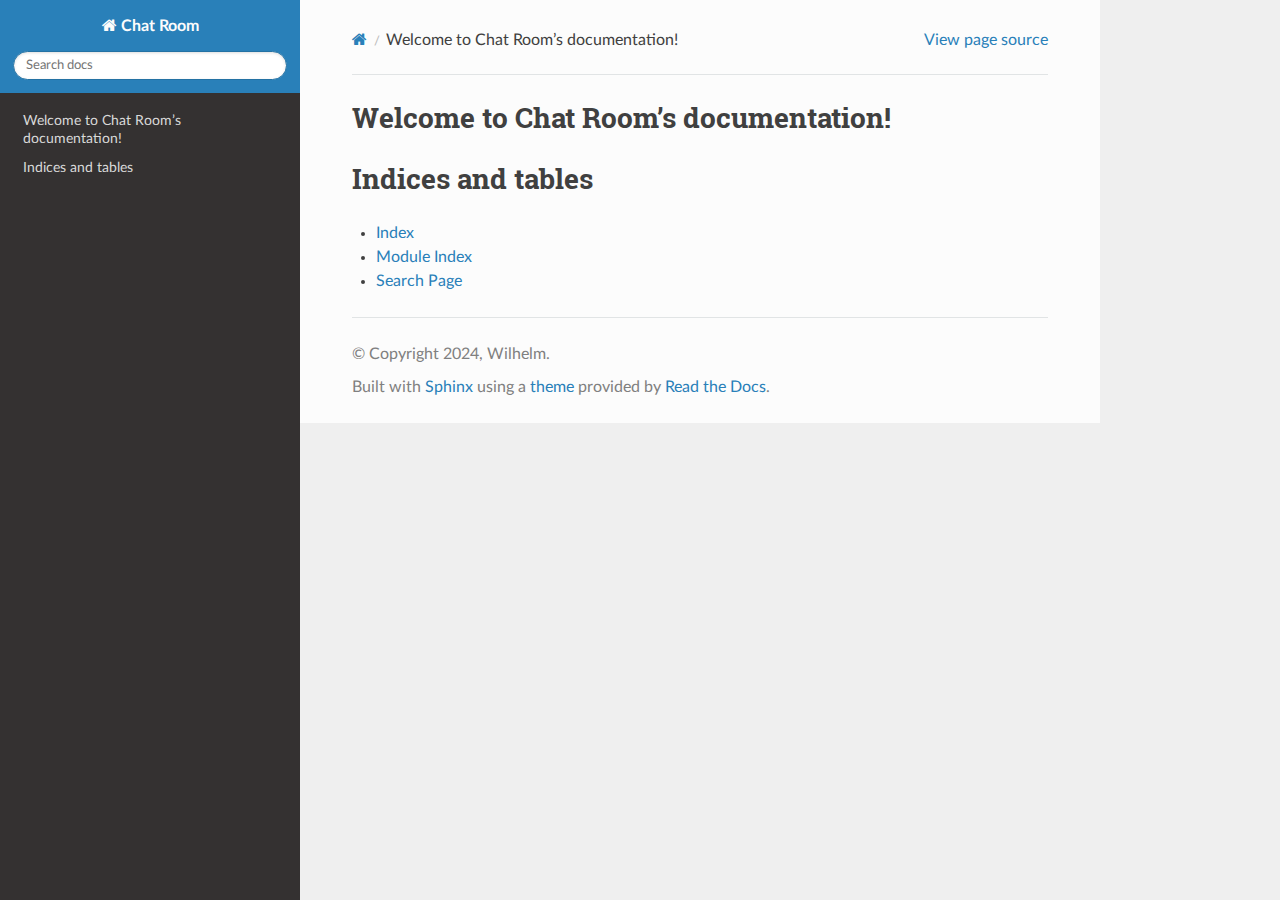
<file: chat_room/docs/_build/html/index.html>
<!DOCTYPE html>
<html class="writer-html5" lang="en" data-content_root="./">
<head>
  <meta charset="utf-8" /><meta name="viewport" content="width=device-width, initial-scale=1" />

  <meta name="viewport" content="width=device-width, initial-scale=1.0" />
  <title>Welcome to Chat Room’s documentation! &mdash; Chat Room 2024 documentation</title>
      <link rel="stylesheet" type="text/css" href="_static/pygments.css?v=80d5e7a1" />
      <link rel="stylesheet" type="text/css" href="_static/css/theme.css?v=19f00094" />

  
  <!--[if lt IE 9]>
    <script src="_static/js/html5shiv.min.js"></script>
  <![endif]-->
  
        <script src="_static/jquery.js?v=5d32c60e"></script>
        <script src="_static/_sphinx_javascript_frameworks_compat.js?v=2cd50e6c"></script>
        <script src="_static/documentation_options.js?v=6fefd858"></script>
        <script src="_static/doctools.js?v=888ff710"></script>
        <script src="_static/sphinx_highlight.js?v=dc90522c"></script>
    <script src="_static/js/theme.js"></script>
    <link rel="index" title="Index" href="genindex.html" />
    <link rel="search" title="Search" href="search.html" /> 
</head>

<body class="wy-body-for-nav"> 
  <div class="wy-grid-for-nav">
    <nav data-toggle="wy-nav-shift" class="wy-nav-side">
      <div class="wy-side-scroll">
        <div class="wy-side-nav-search" >

          
          
          <a href="#" class="icon icon-home">
            Chat Room
          </a>
<div role="search">
  <form id="rtd-search-form" class="wy-form" action="search.html" method="get">
    <input type="text" name="q" placeholder="Search docs" aria-label="Search docs" />
    <input type="hidden" name="check_keywords" value="yes" />
    <input type="hidden" name="area" value="default" />
  </form>
</div>
        </div><div class="wy-menu wy-menu-vertical" data-spy="affix" role="navigation" aria-label="Navigation menu">
              <!-- Local TOC -->
              <div class="local-toc"><ul>
<li><a class="reference internal" href="#">Welcome to Chat Room’s documentation!</a></li>
<li><a class="reference internal" href="#indices-and-tables">Indices and tables</a></li>
</ul>
</div>
        </div>
      </div>
    </nav>

    <section data-toggle="wy-nav-shift" class="wy-nav-content-wrap"><nav class="wy-nav-top" aria-label="Mobile navigation menu" >
          <i data-toggle="wy-nav-top" class="fa fa-bars"></i>
          <a href="#">Chat Room</a>
      </nav>

      <div class="wy-nav-content">
        <div class="rst-content">
          <div role="navigation" aria-label="Page navigation">
  <ul class="wy-breadcrumbs">
      <li><a href="#" class="icon icon-home" aria-label="Home"></a></li>
      <li class="breadcrumb-item active">Welcome to Chat Room’s documentation!</li>
      <li class="wy-breadcrumbs-aside">
            <a href="_sources/index.rst.txt" rel="nofollow"> View page source</a>
      </li>
  </ul>
  <hr/>
</div>
          <div role="main" class="document" itemscope="itemscope" itemtype="http://schema.org/Article">
           <div itemprop="articleBody">
             
  <section id="welcome-to-chat-room-s-documentation">
<h1>Welcome to Chat Room’s documentation!<a class="headerlink" href="#welcome-to-chat-room-s-documentation" title="Link to this heading"></a></h1>
<div class="toctree-wrapper compound">
</div>
</section>
<section id="indices-and-tables">
<h1>Indices and tables<a class="headerlink" href="#indices-and-tables" title="Link to this heading"></a></h1>
<ul class="simple">
<li><p><a class="reference internal" href="genindex.html"><span class="std std-ref">Index</span></a></p></li>
<li><p><a class="reference internal" href="py-modindex.html"><span class="std std-ref">Module Index</span></a></p></li>
<li><p><a class="reference internal" href="search.html"><span class="std std-ref">Search Page</span></a></p></li>
</ul>
</section>


           </div>
          </div>
          <footer>

  <hr/>

  <div role="contentinfo">
    <p>&#169; Copyright 2024, Wilhelm.</p>
  </div>

  Built with <a href="https://www.sphinx-doc.org/">Sphinx</a> using a
    <a href="https://github.com/readthedocs/sphinx_rtd_theme">theme</a>
    provided by <a href="https://readthedocs.org">Read the Docs</a>.
   

</footer>
        </div>
      </div>
    </section>
  </div>
  <script>
      jQuery(function () {
          SphinxRtdTheme.Navigation.enable(true);
      });
  </script> 

</body>
</html>
</file>
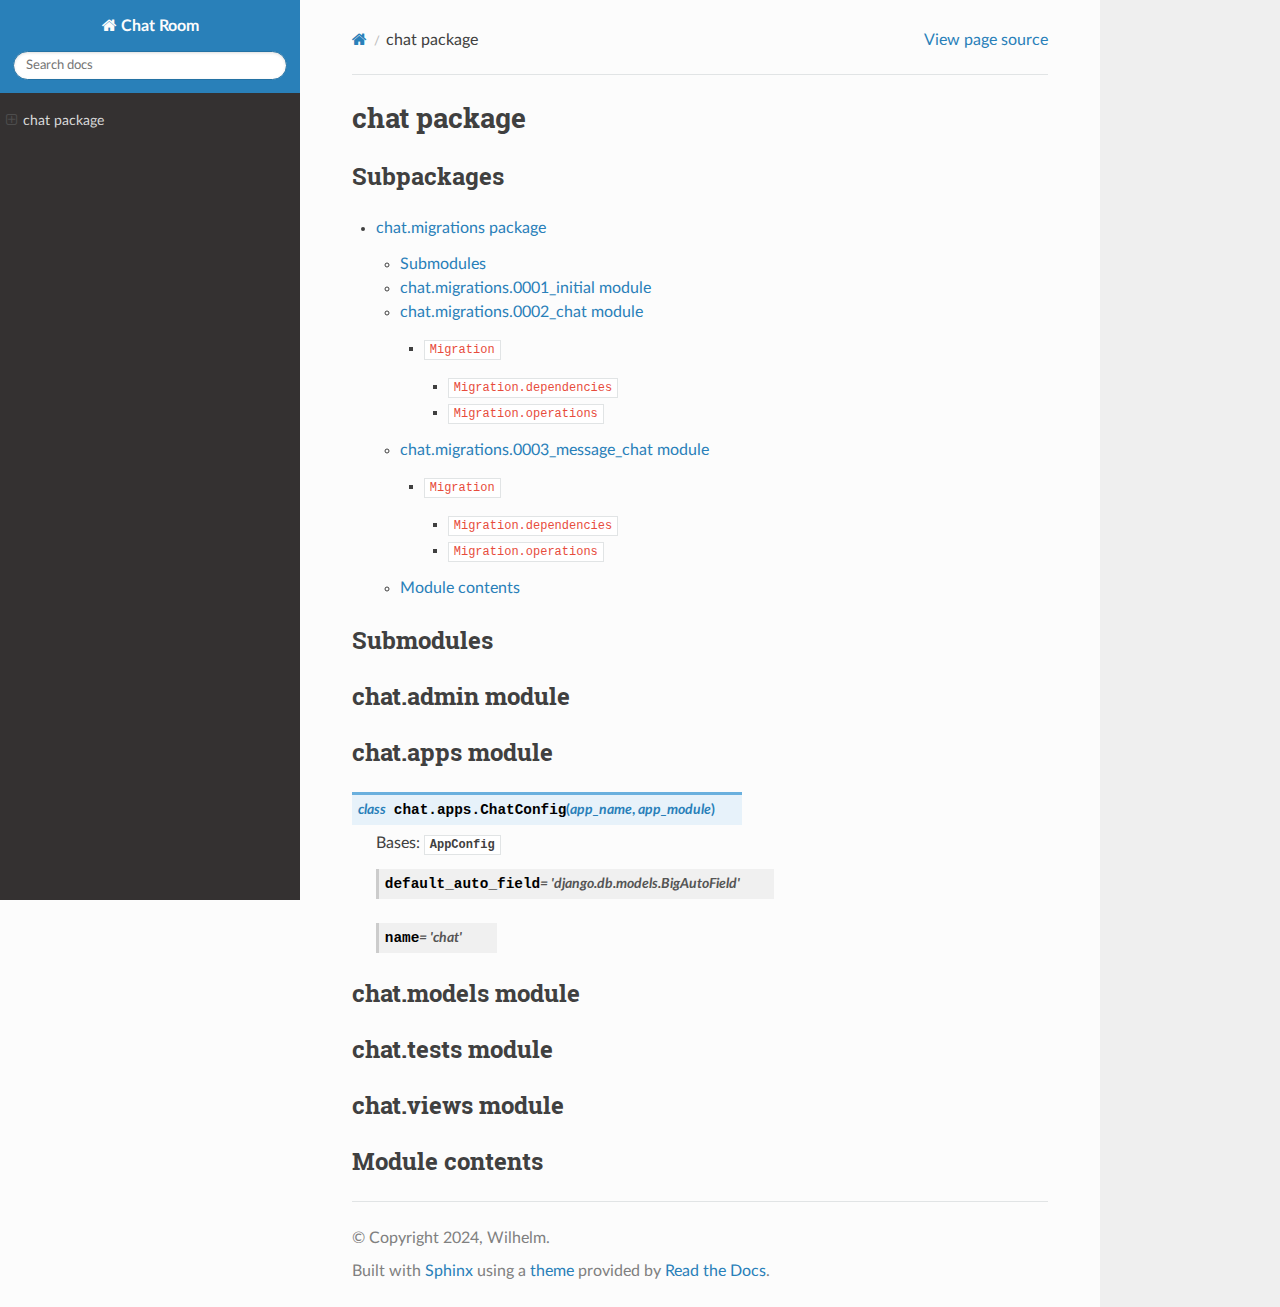
<file: chat_room/docs/_build/html/chat.html>
<!DOCTYPE html>
<html class="writer-html5" lang="en" data-content_root="./">
<head>
  <meta charset="utf-8" /><meta name="viewport" content="width=device-width, initial-scale=1" />

  <meta name="viewport" content="width=device-width, initial-scale=1.0" />
  <title>chat package &mdash; Chat Room 2024 documentation</title>
      <link rel="stylesheet" type="text/css" href="_static/pygments.css?v=80d5e7a1" />
      <link rel="stylesheet" type="text/css" href="_static/css/theme.css?v=19f00094" />

  
  <!--[if lt IE 9]>
    <script src="_static/js/html5shiv.min.js"></script>
  <![endif]-->
  
        <script src="_static/jquery.js?v=5d32c60e"></script>
        <script src="_static/_sphinx_javascript_frameworks_compat.js?v=2cd50e6c"></script>
        <script src="_static/documentation_options.js?v=6fefd858"></script>
        <script src="_static/doctools.js?v=888ff710"></script>
        <script src="_static/sphinx_highlight.js?v=dc90522c"></script>
    <script src="_static/js/theme.js"></script>
    <link rel="index" title="Index" href="genindex.html" />
    <link rel="search" title="Search" href="search.html" /> 
</head>

<body class="wy-body-for-nav"> 
  <div class="wy-grid-for-nav">
    <nav data-toggle="wy-nav-shift" class="wy-nav-side">
      <div class="wy-side-scroll">
        <div class="wy-side-nav-search" >

          
          
          <a href="index.html" class="icon icon-home">
            Chat Room
          </a>
<div role="search">
  <form id="rtd-search-form" class="wy-form" action="search.html" method="get">
    <input type="text" name="q" placeholder="Search docs" aria-label="Search docs" />
    <input type="hidden" name="check_keywords" value="yes" />
    <input type="hidden" name="area" value="default" />
  </form>
</div>
        </div><div class="wy-menu wy-menu-vertical" data-spy="affix" role="navigation" aria-label="Navigation menu">
              <!-- Local TOC -->
              <div class="local-toc"><ul>
<li><a class="reference internal" href="#">chat package</a><ul>
<li><a class="reference internal" href="#subpackages">Subpackages</a></li>
<li><a class="reference internal" href="#submodules">Submodules</a></li>
<li><a class="reference internal" href="#chat-admin-module">chat.admin module</a></li>
<li><a class="reference internal" href="#module-chat.apps">chat.apps module</a><ul>
<li><a class="reference internal" href="#chat.apps.ChatConfig"><code class="docutils literal notranslate"><span class="pre">ChatConfig</span></code></a><ul>
<li><a class="reference internal" href="#chat.apps.ChatConfig.default_auto_field"><code class="docutils literal notranslate"><span class="pre">ChatConfig.default_auto_field</span></code></a></li>
<li><a class="reference internal" href="#chat.apps.ChatConfig.name"><code class="docutils literal notranslate"><span class="pre">ChatConfig.name</span></code></a></li>
</ul>
</li>
</ul>
</li>
<li><a class="reference internal" href="#chat-models-module">chat.models module</a></li>
<li><a class="reference internal" href="#module-chat.tests">chat.tests module</a></li>
<li><a class="reference internal" href="#chat-views-module">chat.views module</a></li>
<li><a class="reference internal" href="#module-chat">Module contents</a></li>
</ul>
</li>
</ul>
</div>
        </div>
      </div>
    </nav>

    <section data-toggle="wy-nav-shift" class="wy-nav-content-wrap"><nav class="wy-nav-top" aria-label="Mobile navigation menu" >
          <i data-toggle="wy-nav-top" class="fa fa-bars"></i>
          <a href="index.html">Chat Room</a>
      </nav>

      <div class="wy-nav-content">
        <div class="rst-content">
          <div role="navigation" aria-label="Page navigation">
  <ul class="wy-breadcrumbs">
      <li><a href="index.html" class="icon icon-home" aria-label="Home"></a></li>
      <li class="breadcrumb-item active">chat package</li>
      <li class="wy-breadcrumbs-aside">
            <a href="_sources/chat.rst.txt" rel="nofollow"> View page source</a>
      </li>
  </ul>
  <hr/>
</div>
          <div role="main" class="document" itemscope="itemscope" itemtype="http://schema.org/Article">
           <div itemprop="articleBody">
             
  <section id="chat-package">
<h1>chat package<a class="headerlink" href="#chat-package" title="Link to this heading"></a></h1>
<section id="subpackages">
<h2>Subpackages<a class="headerlink" href="#subpackages" title="Link to this heading"></a></h2>
<div class="toctree-wrapper compound">
<ul>
<li class="toctree-l1"><a class="reference internal" href="chat.migrations.html">chat.migrations package</a><ul>
<li class="toctree-l2"><a class="reference internal" href="chat.migrations.html#submodules">Submodules</a></li>
<li class="toctree-l2"><a class="reference internal" href="chat.migrations.html#chat-migrations-0001-initial-module">chat.migrations.0001_initial module</a></li>
<li class="toctree-l2"><a class="reference internal" href="chat.migrations.html#module-chat.migrations.0002_chat">chat.migrations.0002_chat module</a><ul>
<li class="toctree-l3"><a class="reference internal" href="chat.migrations.html#chat.migrations.0002_chat.Migration"><code class="docutils literal notranslate"><span class="pre">Migration</span></code></a><ul>
<li class="toctree-l4"><a class="reference internal" href="chat.migrations.html#chat.migrations.0002_chat.Migration.dependencies"><code class="docutils literal notranslate"><span class="pre">Migration.dependencies</span></code></a></li>
<li class="toctree-l4"><a class="reference internal" href="chat.migrations.html#chat.migrations.0002_chat.Migration.operations"><code class="docutils literal notranslate"><span class="pre">Migration.operations</span></code></a></li>
</ul>
</li>
</ul>
</li>
<li class="toctree-l2"><a class="reference internal" href="chat.migrations.html#module-chat.migrations.0003_message_chat">chat.migrations.0003_message_chat module</a><ul>
<li class="toctree-l3"><a class="reference internal" href="chat.migrations.html#chat.migrations.0003_message_chat.Migration"><code class="docutils literal notranslate"><span class="pre">Migration</span></code></a><ul>
<li class="toctree-l4"><a class="reference internal" href="chat.migrations.html#chat.migrations.0003_message_chat.Migration.dependencies"><code class="docutils literal notranslate"><span class="pre">Migration.dependencies</span></code></a></li>
<li class="toctree-l4"><a class="reference internal" href="chat.migrations.html#chat.migrations.0003_message_chat.Migration.operations"><code class="docutils literal notranslate"><span class="pre">Migration.operations</span></code></a></li>
</ul>
</li>
</ul>
</li>
<li class="toctree-l2"><a class="reference internal" href="chat.migrations.html#module-chat.migrations">Module contents</a></li>
</ul>
</li>
</ul>
</div>
</section>
<section id="submodules">
<h2>Submodules<a class="headerlink" href="#submodules" title="Link to this heading"></a></h2>
</section>
<section id="chat-admin-module">
<h2>chat.admin module<a class="headerlink" href="#chat-admin-module" title="Link to this heading"></a></h2>
</section>
<section id="module-chat.apps">
<span id="chat-apps-module"></span><h2>chat.apps module<a class="headerlink" href="#module-chat.apps" title="Link to this heading"></a></h2>
<dl class="py class">
<dt class="sig sig-object py" id="chat.apps.ChatConfig">
<em class="property"><span class="pre">class</span><span class="w"> </span></em><span class="sig-prename descclassname"><span class="pre">chat.apps.</span></span><span class="sig-name descname"><span class="pre">ChatConfig</span></span><span class="sig-paren">(</span><em class="sig-param"><span class="n"><span class="pre">app_name</span></span></em>, <em class="sig-param"><span class="n"><span class="pre">app_module</span></span></em><span class="sig-paren">)</span><a class="headerlink" href="#chat.apps.ChatConfig" title="Link to this definition"></a></dt>
<dd><p>Bases: <code class="xref py py-class docutils literal notranslate"><span class="pre">AppConfig</span></code></p>
<dl class="py attribute">
<dt class="sig sig-object py" id="chat.apps.ChatConfig.default_auto_field">
<span class="sig-name descname"><span class="pre">default_auto_field</span></span><em class="property"><span class="w"> </span><span class="p"><span class="pre">=</span></span><span class="w"> </span><span class="pre">'django.db.models.BigAutoField'</span></em><a class="headerlink" href="#chat.apps.ChatConfig.default_auto_field" title="Link to this definition"></a></dt>
<dd></dd></dl>

<dl class="py attribute">
<dt class="sig sig-object py" id="chat.apps.ChatConfig.name">
<span class="sig-name descname"><span class="pre">name</span></span><em class="property"><span class="w"> </span><span class="p"><span class="pre">=</span></span><span class="w"> </span><span class="pre">'chat'</span></em><a class="headerlink" href="#chat.apps.ChatConfig.name" title="Link to this definition"></a></dt>
<dd></dd></dl>

</dd></dl>

</section>
<section id="chat-models-module">
<h2>chat.models module<a class="headerlink" href="#chat-models-module" title="Link to this heading"></a></h2>
</section>
<section id="module-chat.tests">
<span id="chat-tests-module"></span><h2>chat.tests module<a class="headerlink" href="#module-chat.tests" title="Link to this heading"></a></h2>
</section>
<section id="chat-views-module">
<h2>chat.views module<a class="headerlink" href="#chat-views-module" title="Link to this heading"></a></h2>
</section>
<section id="module-chat">
<span id="module-contents"></span><h2>Module contents<a class="headerlink" href="#module-chat" title="Link to this heading"></a></h2>
</section>
</section>


           </div>
          </div>
          <footer>

  <hr/>

  <div role="contentinfo">
    <p>&#169; Copyright 2024, Wilhelm.</p>
  </div>

  Built with <a href="https://www.sphinx-doc.org/">Sphinx</a> using a
    <a href="https://github.com/readthedocs/sphinx_rtd_theme">theme</a>
    provided by <a href="https://readthedocs.org">Read the Docs</a>.
   

</footer>
        </div>
      </div>
    </section>
  </div>
  <script>
      jQuery(function () {
          SphinxRtdTheme.Navigation.enable(true);
      });
  </script> 

</body>
</html>
</file>
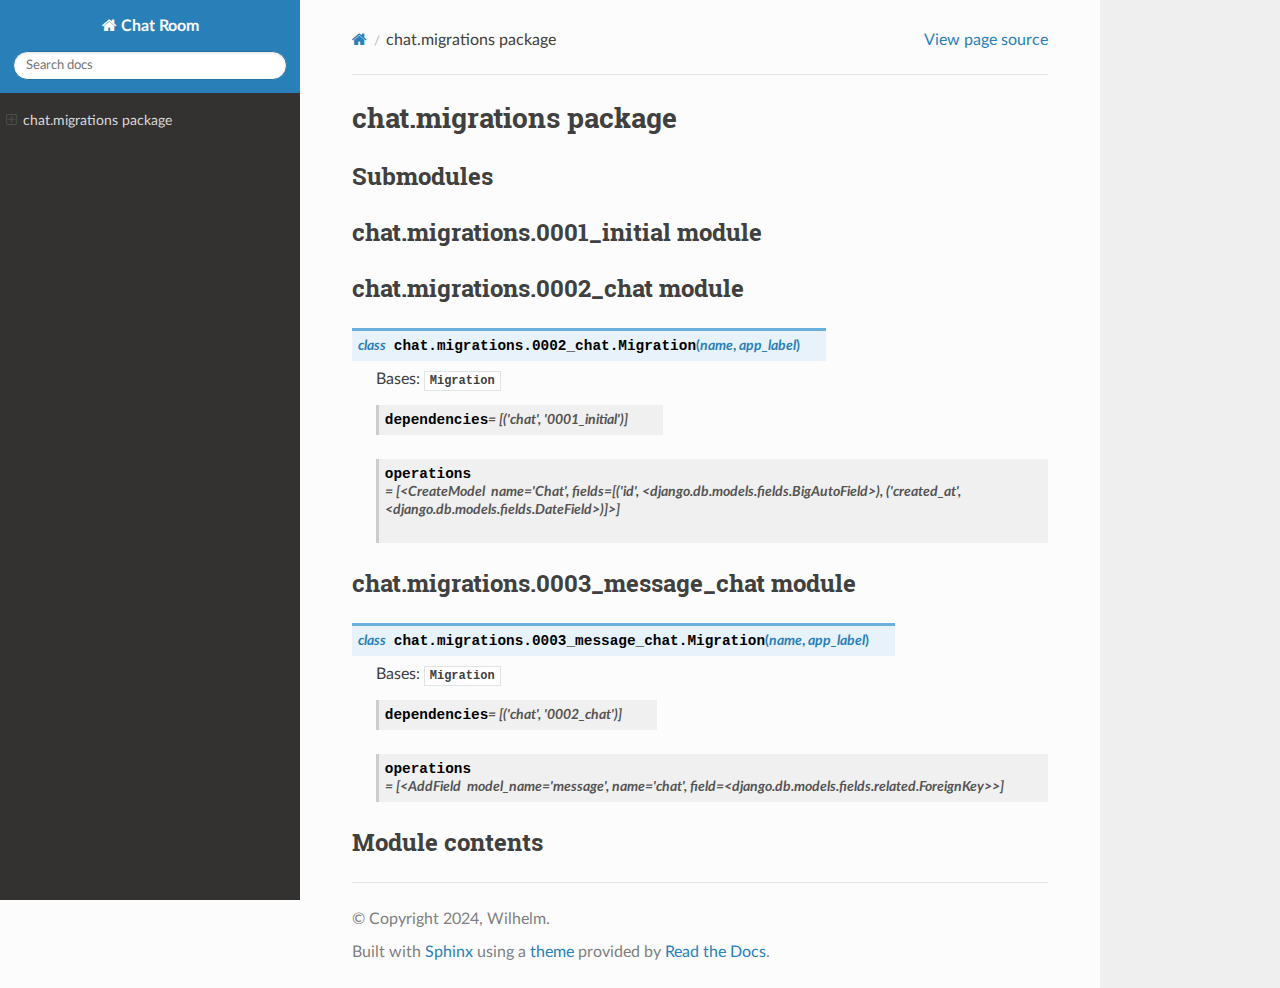
<file: chat_room/docs/_build/html/chat.migrations.html>
<!DOCTYPE html>
<html class="writer-html5" lang="en" data-content_root="./">
<head>
  <meta charset="utf-8" /><meta name="viewport" content="width=device-width, initial-scale=1" />

  <meta name="viewport" content="width=device-width, initial-scale=1.0" />
  <title>chat.migrations package &mdash; Chat Room 2024 documentation</title>
      <link rel="stylesheet" type="text/css" href="_static/pygments.css?v=80d5e7a1" />
      <link rel="stylesheet" type="text/css" href="_static/css/theme.css?v=19f00094" />

  
  <!--[if lt IE 9]>
    <script src="_static/js/html5shiv.min.js"></script>
  <![endif]-->
  
        <script src="_static/jquery.js?v=5d32c60e"></script>
        <script src="_static/_sphinx_javascript_frameworks_compat.js?v=2cd50e6c"></script>
        <script src="_static/documentation_options.js?v=6fefd858"></script>
        <script src="_static/doctools.js?v=888ff710"></script>
        <script src="_static/sphinx_highlight.js?v=dc90522c"></script>
    <script src="_static/js/theme.js"></script>
    <link rel="index" title="Index" href="genindex.html" />
    <link rel="search" title="Search" href="search.html" /> 
</head>

<body class="wy-body-for-nav"> 
  <div class="wy-grid-for-nav">
    <nav data-toggle="wy-nav-shift" class="wy-nav-side">
      <div class="wy-side-scroll">
        <div class="wy-side-nav-search" >

          
          
          <a href="index.html" class="icon icon-home">
            Chat Room
          </a>
<div role="search">
  <form id="rtd-search-form" class="wy-form" action="search.html" method="get">
    <input type="text" name="q" placeholder="Search docs" aria-label="Search docs" />
    <input type="hidden" name="check_keywords" value="yes" />
    <input type="hidden" name="area" value="default" />
  </form>
</div>
        </div><div class="wy-menu wy-menu-vertical" data-spy="affix" role="navigation" aria-label="Navigation menu">
              <!-- Local TOC -->
              <div class="local-toc"><ul>
<li><a class="reference internal" href="#">chat.migrations package</a><ul>
<li><a class="reference internal" href="#submodules">Submodules</a></li>
<li><a class="reference internal" href="#chat-migrations-0001-initial-module">chat.migrations.0001_initial module</a></li>
<li><a class="reference internal" href="#module-chat.migrations.0002_chat">chat.migrations.0002_chat module</a><ul>
<li><a class="reference internal" href="#chat.migrations.0002_chat.Migration"><code class="docutils literal notranslate"><span class="pre">Migration</span></code></a><ul>
<li><a class="reference internal" href="#chat.migrations.0002_chat.Migration.dependencies"><code class="docutils literal notranslate"><span class="pre">Migration.dependencies</span></code></a></li>
<li><a class="reference internal" href="#chat.migrations.0002_chat.Migration.operations"><code class="docutils literal notranslate"><span class="pre">Migration.operations</span></code></a></li>
</ul>
</li>
</ul>
</li>
<li><a class="reference internal" href="#module-chat.migrations.0003_message_chat">chat.migrations.0003_message_chat module</a><ul>
<li><a class="reference internal" href="#chat.migrations.0003_message_chat.Migration"><code class="docutils literal notranslate"><span class="pre">Migration</span></code></a><ul>
<li><a class="reference internal" href="#chat.migrations.0003_message_chat.Migration.dependencies"><code class="docutils literal notranslate"><span class="pre">Migration.dependencies</span></code></a></li>
<li><a class="reference internal" href="#chat.migrations.0003_message_chat.Migration.operations"><code class="docutils literal notranslate"><span class="pre">Migration.operations</span></code></a></li>
</ul>
</li>
</ul>
</li>
<li><a class="reference internal" href="#module-chat.migrations">Module contents</a></li>
</ul>
</li>
</ul>
</div>
        </div>
      </div>
    </nav>

    <section data-toggle="wy-nav-shift" class="wy-nav-content-wrap"><nav class="wy-nav-top" aria-label="Mobile navigation menu" >
          <i data-toggle="wy-nav-top" class="fa fa-bars"></i>
          <a href="index.html">Chat Room</a>
      </nav>

      <div class="wy-nav-content">
        <div class="rst-content">
          <div role="navigation" aria-label="Page navigation">
  <ul class="wy-breadcrumbs">
      <li><a href="index.html" class="icon icon-home" aria-label="Home"></a></li>
      <li class="breadcrumb-item active">chat.migrations package</li>
      <li class="wy-breadcrumbs-aside">
            <a href="_sources/chat.migrations.rst.txt" rel="nofollow"> View page source</a>
      </li>
  </ul>
  <hr/>
</div>
          <div role="main" class="document" itemscope="itemscope" itemtype="http://schema.org/Article">
           <div itemprop="articleBody">
             
  <section id="chat-migrations-package">
<h1>chat.migrations package<a class="headerlink" href="#chat-migrations-package" title="Link to this heading"></a></h1>
<section id="submodules">
<h2>Submodules<a class="headerlink" href="#submodules" title="Link to this heading"></a></h2>
</section>
<section id="chat-migrations-0001-initial-module">
<h2>chat.migrations.0001_initial module<a class="headerlink" href="#chat-migrations-0001-initial-module" title="Link to this heading"></a></h2>
</section>
<section id="module-chat.migrations.0002_chat">
<span id="chat-migrations-0002-chat-module"></span><h2>chat.migrations.0002_chat module<a class="headerlink" href="#module-chat.migrations.0002_chat" title="Link to this heading"></a></h2>
<dl class="py class">
<dt class="sig sig-object py" id="chat.migrations.0002_chat.Migration">
<em class="property"><span class="pre">class</span><span class="w"> </span></em><span class="sig-prename descclassname"><span class="pre">chat.migrations.0002_chat.</span></span><span class="sig-name descname"><span class="pre">Migration</span></span><span class="sig-paren">(</span><em class="sig-param"><span class="n"><span class="pre">name</span></span></em>, <em class="sig-param"><span class="n"><span class="pre">app_label</span></span></em><span class="sig-paren">)</span><a class="headerlink" href="#chat.migrations.0002_chat.Migration" title="Link to this definition"></a></dt>
<dd><p>Bases: <code class="xref py py-class docutils literal notranslate"><span class="pre">Migration</span></code></p>
<dl class="py attribute">
<dt class="sig sig-object py" id="chat.migrations.0002_chat.Migration.dependencies">
<span class="sig-name descname"><span class="pre">dependencies</span></span><em class="property"><span class="w"> </span><span class="p"><span class="pre">=</span></span><span class="w"> </span><span class="pre">[('chat',</span> <span class="pre">'0001_initial')]</span></em><a class="headerlink" href="#chat.migrations.0002_chat.Migration.dependencies" title="Link to this definition"></a></dt>
<dd></dd></dl>

<dl class="py attribute">
<dt class="sig sig-object py" id="chat.migrations.0002_chat.Migration.operations">
<span class="sig-name descname"><span class="pre">operations</span></span><em class="property"><span class="w"> </span><span class="p"><span class="pre">=</span></span><span class="w"> </span><span class="pre">[&lt;CreateModel</span>&#160; <span class="pre">name='Chat',</span> <span class="pre">fields=[('id',</span> <span class="pre">&lt;django.db.models.fields.BigAutoField&gt;),</span> <span class="pre">('created_at',</span> <span class="pre">&lt;django.db.models.fields.DateField&gt;)]&gt;]</span></em><a class="headerlink" href="#chat.migrations.0002_chat.Migration.operations" title="Link to this definition"></a></dt>
<dd></dd></dl>

</dd></dl>

</section>
<section id="module-chat.migrations.0003_message_chat">
<span id="chat-migrations-0003-message-chat-module"></span><h2>chat.migrations.0003_message_chat module<a class="headerlink" href="#module-chat.migrations.0003_message_chat" title="Link to this heading"></a></h2>
<dl class="py class">
<dt class="sig sig-object py" id="chat.migrations.0003_message_chat.Migration">
<em class="property"><span class="pre">class</span><span class="w"> </span></em><span class="sig-prename descclassname"><span class="pre">chat.migrations.0003_message_chat.</span></span><span class="sig-name descname"><span class="pre">Migration</span></span><span class="sig-paren">(</span><em class="sig-param"><span class="n"><span class="pre">name</span></span></em>, <em class="sig-param"><span class="n"><span class="pre">app_label</span></span></em><span class="sig-paren">)</span><a class="headerlink" href="#chat.migrations.0003_message_chat.Migration" title="Link to this definition"></a></dt>
<dd><p>Bases: <code class="xref py py-class docutils literal notranslate"><span class="pre">Migration</span></code></p>
<dl class="py attribute">
<dt class="sig sig-object py" id="chat.migrations.0003_message_chat.Migration.dependencies">
<span class="sig-name descname"><span class="pre">dependencies</span></span><em class="property"><span class="w"> </span><span class="p"><span class="pre">=</span></span><span class="w"> </span><span class="pre">[('chat',</span> <span class="pre">'0002_chat')]</span></em><a class="headerlink" href="#chat.migrations.0003_message_chat.Migration.dependencies" title="Link to this definition"></a></dt>
<dd></dd></dl>

<dl class="py attribute">
<dt class="sig sig-object py" id="chat.migrations.0003_message_chat.Migration.operations">
<span class="sig-name descname"><span class="pre">operations</span></span><em class="property"><span class="w"> </span><span class="p"><span class="pre">=</span></span><span class="w"> </span><span class="pre">[&lt;AddField</span>&#160; <span class="pre">model_name='message',</span> <span class="pre">name='chat',</span> <span class="pre">field=&lt;django.db.models.fields.related.ForeignKey&gt;&gt;]</span></em><a class="headerlink" href="#chat.migrations.0003_message_chat.Migration.operations" title="Link to this definition"></a></dt>
<dd></dd></dl>

</dd></dl>

</section>
<section id="module-chat.migrations">
<span id="module-contents"></span><h2>Module contents<a class="headerlink" href="#module-chat.migrations" title="Link to this heading"></a></h2>
</section>
</section>


           </div>
          </div>
          <footer>

  <hr/>

  <div role="contentinfo">
    <p>&#169; Copyright 2024, Wilhelm.</p>
  </div>

  Built with <a href="https://www.sphinx-doc.org/">Sphinx</a> using a
    <a href="https://github.com/readthedocs/sphinx_rtd_theme">theme</a>
    provided by <a href="https://readthedocs.org">Read the Docs</a>.
   

</footer>
        </div>
      </div>
    </section>
  </div>
  <script>
      jQuery(function () {
          SphinxRtdTheme.Navigation.enable(true);
      });
  </script> 

</body>
</html>
</file>
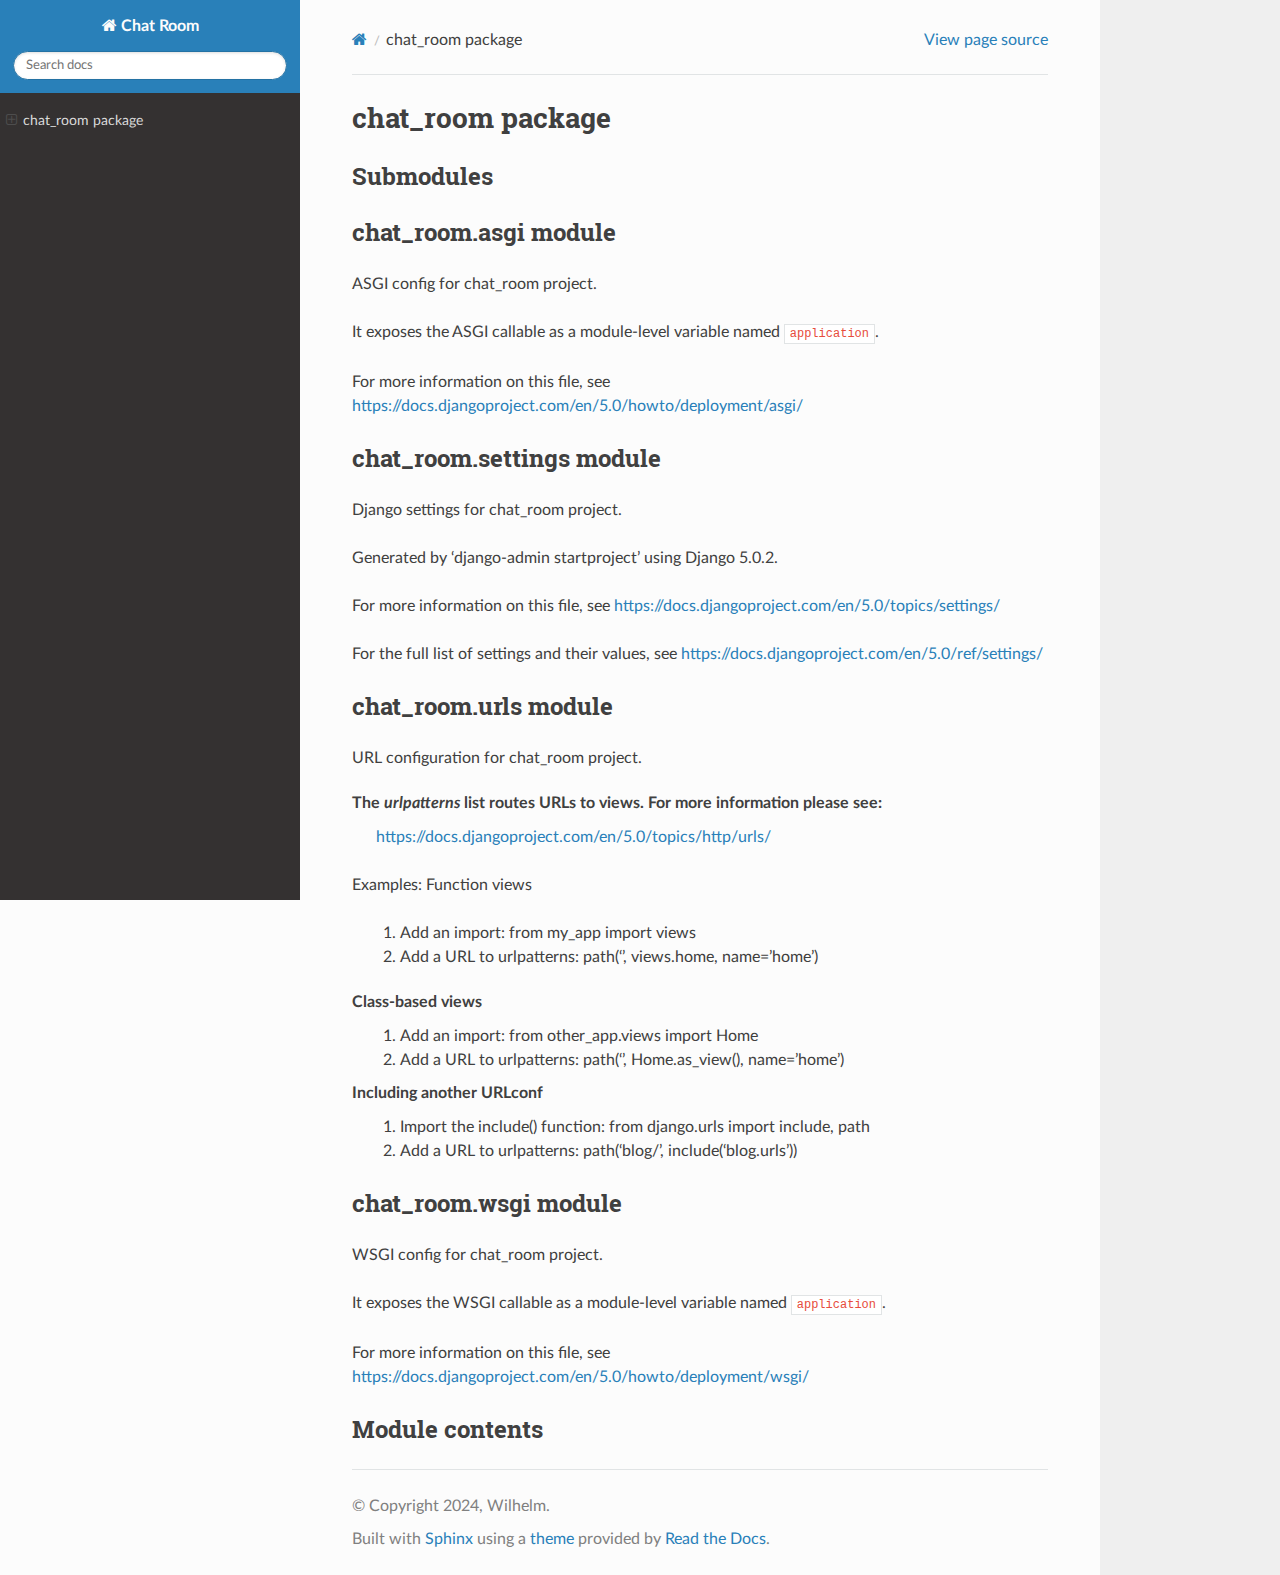
<file: chat_room/docs/_build/html/chat_room.html>
<!DOCTYPE html>
<html class="writer-html5" lang="en" data-content_root="./">
<head>
  <meta charset="utf-8" /><meta name="viewport" content="width=device-width, initial-scale=1" />

  <meta name="viewport" content="width=device-width, initial-scale=1.0" />
  <title>chat_room package &mdash; Chat Room 2024 documentation</title>
      <link rel="stylesheet" type="text/css" href="_static/pygments.css?v=80d5e7a1" />
      <link rel="stylesheet" type="text/css" href="_static/css/theme.css?v=19f00094" />

  
  <!--[if lt IE 9]>
    <script src="_static/js/html5shiv.min.js"></script>
  <![endif]-->
  
        <script src="_static/jquery.js?v=5d32c60e"></script>
        <script src="_static/_sphinx_javascript_frameworks_compat.js?v=2cd50e6c"></script>
        <script src="_static/documentation_options.js?v=6fefd858"></script>
        <script src="_static/doctools.js?v=888ff710"></script>
        <script src="_static/sphinx_highlight.js?v=dc90522c"></script>
    <script src="_static/js/theme.js"></script>
    <link rel="index" title="Index" href="genindex.html" />
    <link rel="search" title="Search" href="search.html" /> 
</head>

<body class="wy-body-for-nav"> 
  <div class="wy-grid-for-nav">
    <nav data-toggle="wy-nav-shift" class="wy-nav-side">
      <div class="wy-side-scroll">
        <div class="wy-side-nav-search" >

          
          
          <a href="index.html" class="icon icon-home">
            Chat Room
          </a>
<div role="search">
  <form id="rtd-search-form" class="wy-form" action="search.html" method="get">
    <input type="text" name="q" placeholder="Search docs" aria-label="Search docs" />
    <input type="hidden" name="check_keywords" value="yes" />
    <input type="hidden" name="area" value="default" />
  </form>
</div>
        </div><div class="wy-menu wy-menu-vertical" data-spy="affix" role="navigation" aria-label="Navigation menu">
              <!-- Local TOC -->
              <div class="local-toc"><ul>
<li><a class="reference internal" href="#">chat_room package</a><ul>
<li><a class="reference internal" href="#submodules">Submodules</a></li>
<li><a class="reference internal" href="#module-chat_room.asgi">chat_room.asgi module</a></li>
<li><a class="reference internal" href="#module-chat_room.settings">chat_room.settings module</a></li>
<li><a class="reference internal" href="#module-chat_room.urls">chat_room.urls module</a></li>
<li><a class="reference internal" href="#module-chat_room.wsgi">chat_room.wsgi module</a></li>
<li><a class="reference internal" href="#module-chat_room">Module contents</a></li>
</ul>
</li>
</ul>
</div>
        </div>
      </div>
    </nav>

    <section data-toggle="wy-nav-shift" class="wy-nav-content-wrap"><nav class="wy-nav-top" aria-label="Mobile navigation menu" >
          <i data-toggle="wy-nav-top" class="fa fa-bars"></i>
          <a href="index.html">Chat Room</a>
      </nav>

      <div class="wy-nav-content">
        <div class="rst-content">
          <div role="navigation" aria-label="Page navigation">
  <ul class="wy-breadcrumbs">
      <li><a href="index.html" class="icon icon-home" aria-label="Home"></a></li>
      <li class="breadcrumb-item active">chat_room package</li>
      <li class="wy-breadcrumbs-aside">
            <a href="_sources/chat_room.rst.txt" rel="nofollow"> View page source</a>
      </li>
  </ul>
  <hr/>
</div>
          <div role="main" class="document" itemscope="itemscope" itemtype="http://schema.org/Article">
           <div itemprop="articleBody">
             
  <section id="chat-room-package">
<h1>chat_room package<a class="headerlink" href="#chat-room-package" title="Link to this heading"></a></h1>
<section id="submodules">
<h2>Submodules<a class="headerlink" href="#submodules" title="Link to this heading"></a></h2>
</section>
<section id="module-chat_room.asgi">
<span id="chat-room-asgi-module"></span><h2>chat_room.asgi module<a class="headerlink" href="#module-chat_room.asgi" title="Link to this heading"></a></h2>
<p>ASGI config for chat_room project.</p>
<p>It exposes the ASGI callable as a module-level variable named <code class="docutils literal notranslate"><span class="pre">application</span></code>.</p>
<p>For more information on this file, see
<a class="reference external" href="https://docs.djangoproject.com/en/5.0/howto/deployment/asgi/">https://docs.djangoproject.com/en/5.0/howto/deployment/asgi/</a></p>
</section>
<section id="module-chat_room.settings">
<span id="chat-room-settings-module"></span><h2>chat_room.settings module<a class="headerlink" href="#module-chat_room.settings" title="Link to this heading"></a></h2>
<p>Django settings for chat_room project.</p>
<p>Generated by ‘django-admin startproject’ using Django 5.0.2.</p>
<p>For more information on this file, see
<a class="reference external" href="https://docs.djangoproject.com/en/5.0/topics/settings/">https://docs.djangoproject.com/en/5.0/topics/settings/</a></p>
<p>For the full list of settings and their values, see
<a class="reference external" href="https://docs.djangoproject.com/en/5.0/ref/settings/">https://docs.djangoproject.com/en/5.0/ref/settings/</a></p>
</section>
<section id="module-chat_room.urls">
<span id="chat-room-urls-module"></span><h2>chat_room.urls module<a class="headerlink" href="#module-chat_room.urls" title="Link to this heading"></a></h2>
<p>URL configuration for chat_room project.</p>
<dl class="simple">
<dt>The <cite>urlpatterns</cite> list routes URLs to views. For more information please see:</dt><dd><p><a class="reference external" href="https://docs.djangoproject.com/en/5.0/topics/http/urls/">https://docs.djangoproject.com/en/5.0/topics/http/urls/</a></p>
</dd>
</dl>
<p>Examples:
Function views</p>
<blockquote>
<div><ol class="arabic simple">
<li><p>Add an import:  from my_app import views</p></li>
<li><p>Add a URL to urlpatterns:  path(‘’, views.home, name=’home’)</p></li>
</ol>
</div></blockquote>
<dl class="simple">
<dt>Class-based views</dt><dd><ol class="arabic simple">
<li><p>Add an import:  from other_app.views import Home</p></li>
<li><p>Add a URL to urlpatterns:  path(‘’, Home.as_view(), name=’home’)</p></li>
</ol>
</dd>
<dt>Including another URLconf</dt><dd><ol class="arabic simple">
<li><p>Import the include() function: from django.urls import include, path</p></li>
<li><p>Add a URL to urlpatterns:  path(‘blog/’, include(‘blog.urls’))</p></li>
</ol>
</dd>
</dl>
</section>
<section id="module-chat_room.wsgi">
<span id="chat-room-wsgi-module"></span><h2>chat_room.wsgi module<a class="headerlink" href="#module-chat_room.wsgi" title="Link to this heading"></a></h2>
<p>WSGI config for chat_room project.</p>
<p>It exposes the WSGI callable as a module-level variable named <code class="docutils literal notranslate"><span class="pre">application</span></code>.</p>
<p>For more information on this file, see
<a class="reference external" href="https://docs.djangoproject.com/en/5.0/howto/deployment/wsgi/">https://docs.djangoproject.com/en/5.0/howto/deployment/wsgi/</a></p>
</section>
<section id="module-chat_room">
<span id="module-contents"></span><h2>Module contents<a class="headerlink" href="#module-chat_room" title="Link to this heading"></a></h2>
</section>
</section>


           </div>
          </div>
          <footer>

  <hr/>

  <div role="contentinfo">
    <p>&#169; Copyright 2024, Wilhelm.</p>
  </div>

  Built with <a href="https://www.sphinx-doc.org/">Sphinx</a> using a
    <a href="https://github.com/readthedocs/sphinx_rtd_theme">theme</a>
    provided by <a href="https://readthedocs.org">Read the Docs</a>.
   

</footer>
        </div>
      </div>
    </section>
  </div>
  <script>
      jQuery(function () {
          SphinxRtdTheme.Navigation.enable(true);
      });
  </script> 

</body>
</html>
</file>
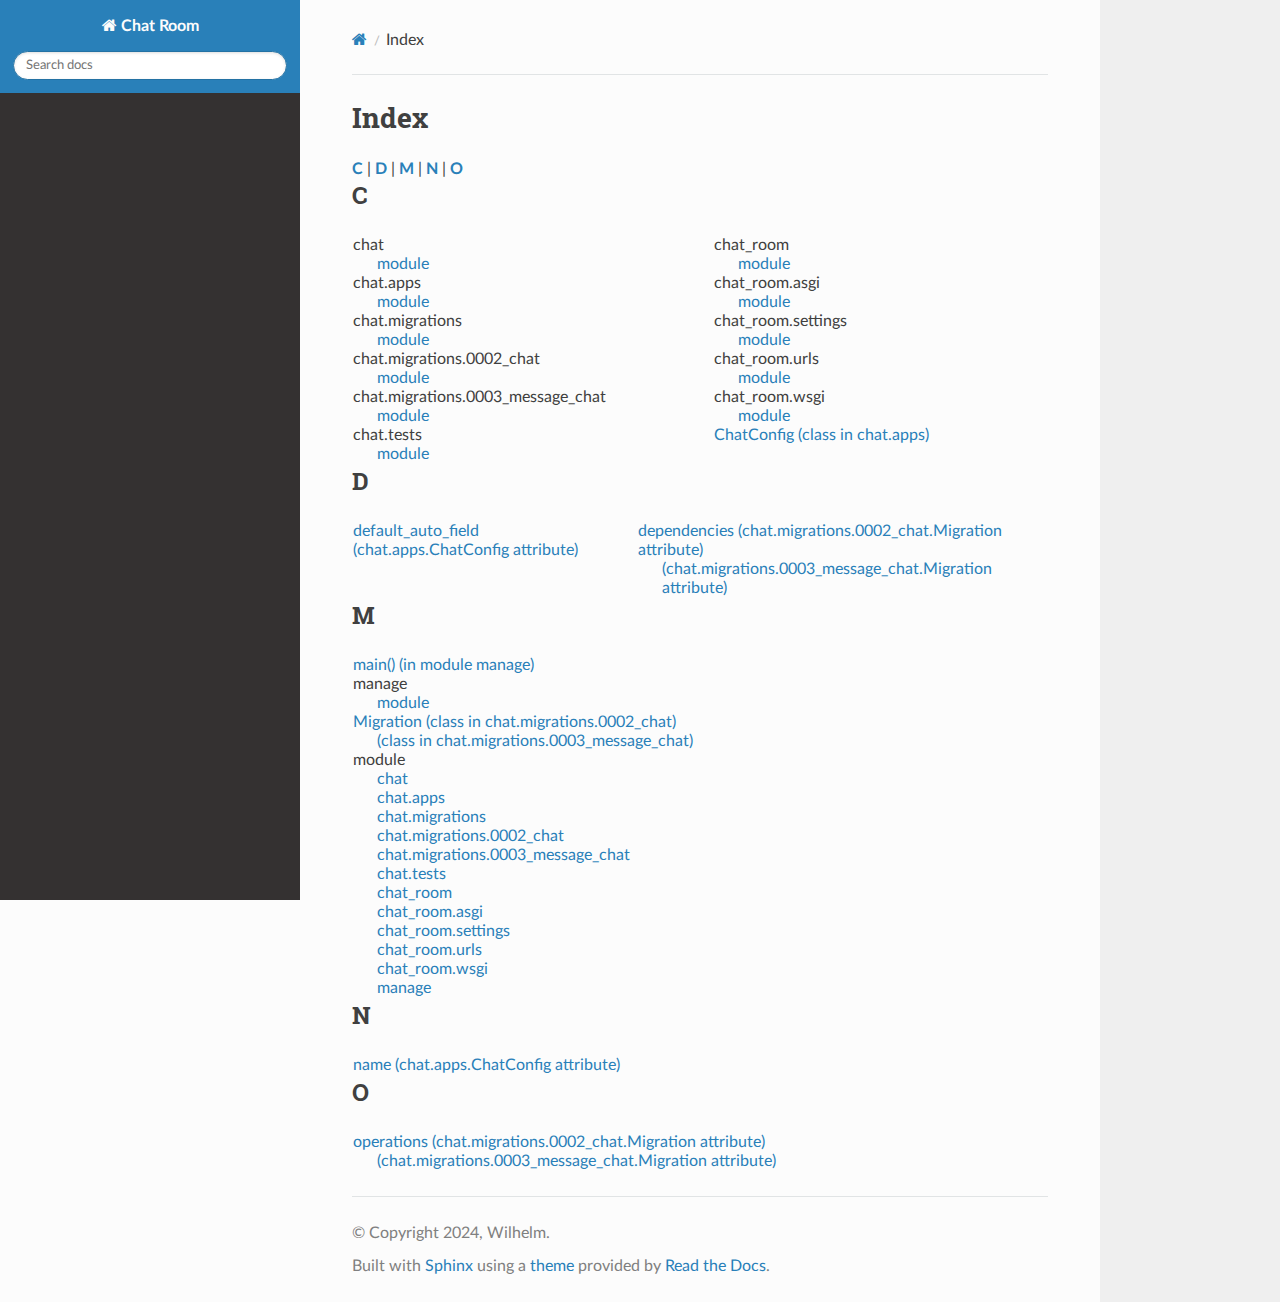
<file: chat_room/docs/_build/html/genindex.html>
<!DOCTYPE html>
<html class="writer-html5" lang="en" data-content_root="./">
<head>
  <meta charset="utf-8" />
  <meta name="viewport" content="width=device-width, initial-scale=1.0" />
  <title>Index &mdash; Chat Room 2024 documentation</title>
      <link rel="stylesheet" type="text/css" href="_static/pygments.css?v=80d5e7a1" />
      <link rel="stylesheet" type="text/css" href="_static/css/theme.css?v=19f00094" />

  
  <!--[if lt IE 9]>
    <script src="_static/js/html5shiv.min.js"></script>
  <![endif]-->
  
        <script src="_static/jquery.js?v=5d32c60e"></script>
        <script src="_static/_sphinx_javascript_frameworks_compat.js?v=2cd50e6c"></script>
        <script src="_static/documentation_options.js?v=6fefd858"></script>
        <script src="_static/doctools.js?v=888ff710"></script>
        <script src="_static/sphinx_highlight.js?v=dc90522c"></script>
    <script src="_static/js/theme.js"></script>
    <link rel="index" title="Index" href="#" />
    <link rel="search" title="Search" href="search.html" /> 
</head>

<body class="wy-body-for-nav"> 
  <div class="wy-grid-for-nav">
    <nav data-toggle="wy-nav-shift" class="wy-nav-side">
      <div class="wy-side-scroll">
        <div class="wy-side-nav-search" >

          
          
          <a href="index.html" class="icon icon-home">
            Chat Room
          </a>
<div role="search">
  <form id="rtd-search-form" class="wy-form" action="search.html" method="get">
    <input type="text" name="q" placeholder="Search docs" aria-label="Search docs" />
    <input type="hidden" name="check_keywords" value="yes" />
    <input type="hidden" name="area" value="default" />
  </form>
</div>
        </div><div class="wy-menu wy-menu-vertical" data-spy="affix" role="navigation" aria-label="Navigation menu">
              <!-- Local TOC -->
              <div class="local-toc"></div>
        </div>
      </div>
    </nav>

    <section data-toggle="wy-nav-shift" class="wy-nav-content-wrap"><nav class="wy-nav-top" aria-label="Mobile navigation menu" >
          <i data-toggle="wy-nav-top" class="fa fa-bars"></i>
          <a href="index.html">Chat Room</a>
      </nav>

      <div class="wy-nav-content">
        <div class="rst-content">
          <div role="navigation" aria-label="Page navigation">
  <ul class="wy-breadcrumbs">
      <li><a href="index.html" class="icon icon-home" aria-label="Home"></a></li>
      <li class="breadcrumb-item active">Index</li>
      <li class="wy-breadcrumbs-aside">
      </li>
  </ul>
  <hr/>
</div>
          <div role="main" class="document" itemscope="itemscope" itemtype="http://schema.org/Article">
           <div itemprop="articleBody">
             

<h1 id="index">Index</h1>

<div class="genindex-jumpbox">
 <a href="#C"><strong>C</strong></a>
 | <a href="#D"><strong>D</strong></a>
 | <a href="#M"><strong>M</strong></a>
 | <a href="#N"><strong>N</strong></a>
 | <a href="#O"><strong>O</strong></a>
 
</div>
<h2 id="C">C</h2>
<table style="width: 100%" class="indextable genindextable"><tr>
  <td style="width: 33%; vertical-align: top;"><ul>
      <li>
    chat

      <ul>
        <li><a href="chat.html#module-chat">module</a>
</li>
      </ul></li>
      <li>
    chat.apps

      <ul>
        <li><a href="chat.html#module-chat.apps">module</a>
</li>
      </ul></li>
      <li>
    chat.migrations

      <ul>
        <li><a href="chat.migrations.html#module-chat.migrations">module</a>
</li>
      </ul></li>
      <li>
    chat.migrations.0002_chat

      <ul>
        <li><a href="chat.migrations.html#module-chat.migrations.0002_chat">module</a>
</li>
      </ul></li>
      <li>
    chat.migrations.0003_message_chat

      <ul>
        <li><a href="chat.migrations.html#module-chat.migrations.0003_message_chat">module</a>
</li>
      </ul></li>
      <li>
    chat.tests

      <ul>
        <li><a href="chat.html#module-chat.tests">module</a>
</li>
      </ul></li>
  </ul></td>
  <td style="width: 33%; vertical-align: top;"><ul>
      <li>
    chat_room

      <ul>
        <li><a href="chat_room.html#module-chat_room">module</a>
</li>
      </ul></li>
      <li>
    chat_room.asgi

      <ul>
        <li><a href="chat_room.html#module-chat_room.asgi">module</a>
</li>
      </ul></li>
      <li>
    chat_room.settings

      <ul>
        <li><a href="chat_room.html#module-chat_room.settings">module</a>
</li>
      </ul></li>
      <li>
    chat_room.urls

      <ul>
        <li><a href="chat_room.html#module-chat_room.urls">module</a>
</li>
      </ul></li>
      <li>
    chat_room.wsgi

      <ul>
        <li><a href="chat_room.html#module-chat_room.wsgi">module</a>
</li>
      </ul></li>
      <li><a href="chat.html#chat.apps.ChatConfig">ChatConfig (class in chat.apps)</a>
</li>
  </ul></td>
</tr></table>

<h2 id="D">D</h2>
<table style="width: 100%" class="indextable genindextable"><tr>
  <td style="width: 33%; vertical-align: top;"><ul>
      <li><a href="chat.html#chat.apps.ChatConfig.default_auto_field">default_auto_field (chat.apps.ChatConfig attribute)</a>
</li>
  </ul></td>
  <td style="width: 33%; vertical-align: top;"><ul>
      <li><a href="chat.migrations.html#chat.migrations.0002_chat.Migration.dependencies">dependencies (chat.migrations.0002_chat.Migration attribute)</a>

      <ul>
        <li><a href="chat.migrations.html#chat.migrations.0003_message_chat.Migration.dependencies">(chat.migrations.0003_message_chat.Migration attribute)</a>
</li>
      </ul></li>
  </ul></td>
</tr></table>

<h2 id="M">M</h2>
<table style="width: 100%" class="indextable genindextable"><tr>
  <td style="width: 33%; vertical-align: top;"><ul>
      <li><a href="manage.html#manage.main">main() (in module manage)</a>
</li>
      <li>
    manage

      <ul>
        <li><a href="manage.html#module-manage">module</a>
</li>
      </ul></li>
      <li><a href="chat.migrations.html#chat.migrations.0002_chat.Migration">Migration (class in chat.migrations.0002_chat)</a>

      <ul>
        <li><a href="chat.migrations.html#chat.migrations.0003_message_chat.Migration">(class in chat.migrations.0003_message_chat)</a>
</li>
      </ul></li>
      <li>
    module

      <ul>
        <li><a href="chat.html#module-chat">chat</a>
</li>
        <li><a href="chat.html#module-chat.apps">chat.apps</a>
</li>
        <li><a href="chat.migrations.html#module-chat.migrations">chat.migrations</a>
</li>
        <li><a href="chat.migrations.html#module-chat.migrations.0002_chat">chat.migrations.0002_chat</a>
</li>
        <li><a href="chat.migrations.html#module-chat.migrations.0003_message_chat">chat.migrations.0003_message_chat</a>
</li>
        <li><a href="chat.html#module-chat.tests">chat.tests</a>
</li>
        <li><a href="chat_room.html#module-chat_room">chat_room</a>
</li>
        <li><a href="chat_room.html#module-chat_room.asgi">chat_room.asgi</a>
</li>
        <li><a href="chat_room.html#module-chat_room.settings">chat_room.settings</a>
</li>
        <li><a href="chat_room.html#module-chat_room.urls">chat_room.urls</a>
</li>
        <li><a href="chat_room.html#module-chat_room.wsgi">chat_room.wsgi</a>
</li>
        <li><a href="manage.html#module-manage">manage</a>
</li>
      </ul></li>
  </ul></td>
</tr></table>

<h2 id="N">N</h2>
<table style="width: 100%" class="indextable genindextable"><tr>
  <td style="width: 33%; vertical-align: top;"><ul>
      <li><a href="chat.html#chat.apps.ChatConfig.name">name (chat.apps.ChatConfig attribute)</a>
</li>
  </ul></td>
</tr></table>

<h2 id="O">O</h2>
<table style="width: 100%" class="indextable genindextable"><tr>
  <td style="width: 33%; vertical-align: top;"><ul>
      <li><a href="chat.migrations.html#chat.migrations.0002_chat.Migration.operations">operations (chat.migrations.0002_chat.Migration attribute)</a>

      <ul>
        <li><a href="chat.migrations.html#chat.migrations.0003_message_chat.Migration.operations">(chat.migrations.0003_message_chat.Migration attribute)</a>
</li>
      </ul></li>
  </ul></td>
</tr></table>



           </div>
          </div>
          <footer>

  <hr/>

  <div role="contentinfo">
    <p>&#169; Copyright 2024, Wilhelm.</p>
  </div>

  Built with <a href="https://www.sphinx-doc.org/">Sphinx</a> using a
    <a href="https://github.com/readthedocs/sphinx_rtd_theme">theme</a>
    provided by <a href="https://readthedocs.org">Read the Docs</a>.
   

</footer>
        </div>
      </div>
    </section>
  </div>
  <script>
      jQuery(function () {
          SphinxRtdTheme.Navigation.enable(true);
      });
  </script> 

</body>
</html>
</file>
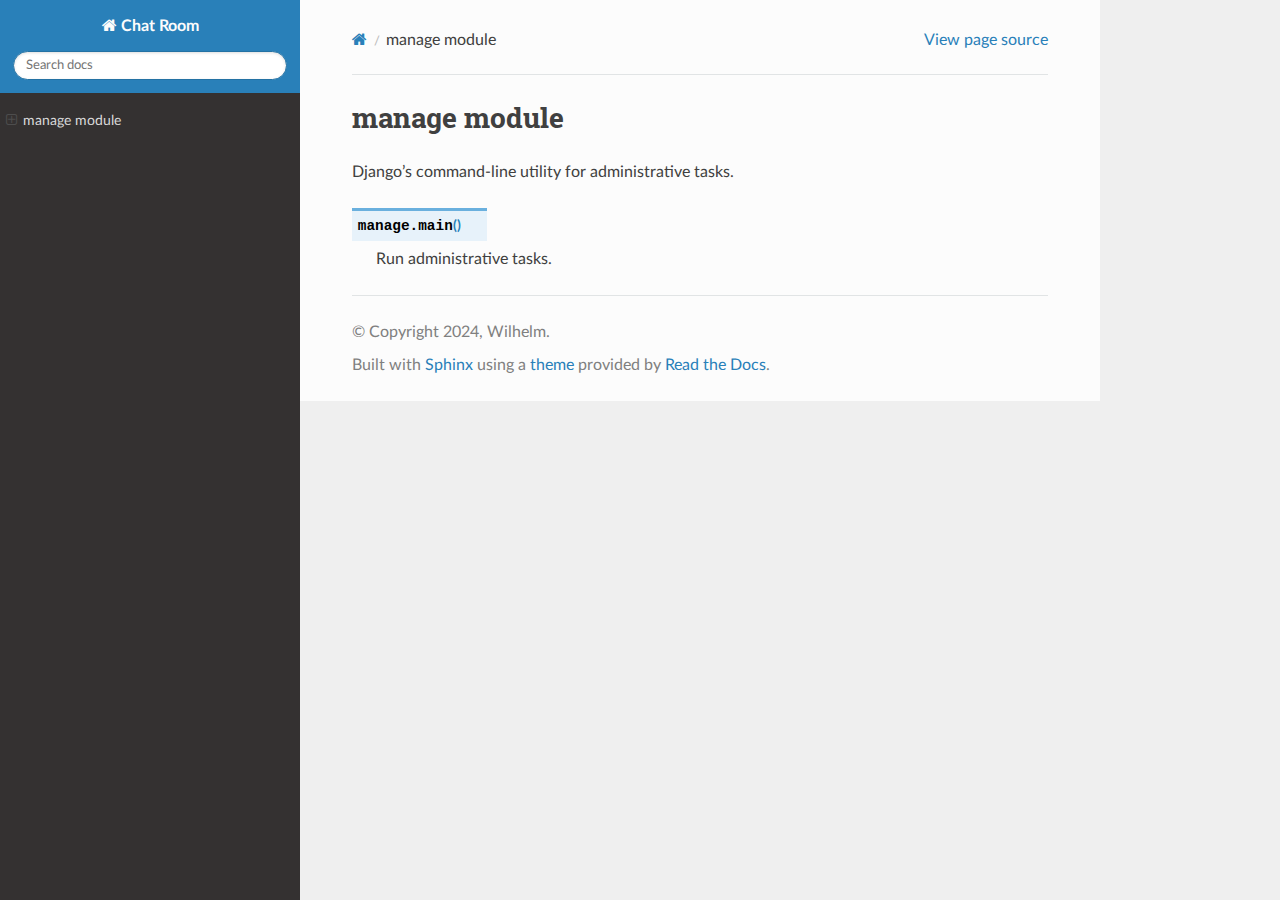
<file: chat_room/docs/_build/html/manage.html>
<!DOCTYPE html>
<html class="writer-html5" lang="en" data-content_root="./">
<head>
  <meta charset="utf-8" /><meta name="viewport" content="width=device-width, initial-scale=1" />

  <meta name="viewport" content="width=device-width, initial-scale=1.0" />
  <title>manage module &mdash; Chat Room 2024 documentation</title>
      <link rel="stylesheet" type="text/css" href="_static/pygments.css?v=80d5e7a1" />
      <link rel="stylesheet" type="text/css" href="_static/css/theme.css?v=19f00094" />

  
  <!--[if lt IE 9]>
    <script src="_static/js/html5shiv.min.js"></script>
  <![endif]-->
  
        <script src="_static/jquery.js?v=5d32c60e"></script>
        <script src="_static/_sphinx_javascript_frameworks_compat.js?v=2cd50e6c"></script>
        <script src="_static/documentation_options.js?v=6fefd858"></script>
        <script src="_static/doctools.js?v=888ff710"></script>
        <script src="_static/sphinx_highlight.js?v=dc90522c"></script>
    <script src="_static/js/theme.js"></script>
    <link rel="index" title="Index" href="genindex.html" />
    <link rel="search" title="Search" href="search.html" /> 
</head>

<body class="wy-body-for-nav"> 
  <div class="wy-grid-for-nav">
    <nav data-toggle="wy-nav-shift" class="wy-nav-side">
      <div class="wy-side-scroll">
        <div class="wy-side-nav-search" >

          
          
          <a href="index.html" class="icon icon-home">
            Chat Room
          </a>
<div role="search">
  <form id="rtd-search-form" class="wy-form" action="search.html" method="get">
    <input type="text" name="q" placeholder="Search docs" aria-label="Search docs" />
    <input type="hidden" name="check_keywords" value="yes" />
    <input type="hidden" name="area" value="default" />
  </form>
</div>
        </div><div class="wy-menu wy-menu-vertical" data-spy="affix" role="navigation" aria-label="Navigation menu">
              <!-- Local TOC -->
              <div class="local-toc"><ul>
<li><a class="reference internal" href="#">manage module</a><ul>
<li><a class="reference internal" href="#manage.main"><code class="docutils literal notranslate"><span class="pre">main()</span></code></a></li>
</ul>
</li>
</ul>
</div>
        </div>
      </div>
    </nav>

    <section data-toggle="wy-nav-shift" class="wy-nav-content-wrap"><nav class="wy-nav-top" aria-label="Mobile navigation menu" >
          <i data-toggle="wy-nav-top" class="fa fa-bars"></i>
          <a href="index.html">Chat Room</a>
      </nav>

      <div class="wy-nav-content">
        <div class="rst-content">
          <div role="navigation" aria-label="Page navigation">
  <ul class="wy-breadcrumbs">
      <li><a href="index.html" class="icon icon-home" aria-label="Home"></a></li>
      <li class="breadcrumb-item active">manage module</li>
      <li class="wy-breadcrumbs-aside">
            <a href="_sources/manage.rst.txt" rel="nofollow"> View page source</a>
      </li>
  </ul>
  <hr/>
</div>
          <div role="main" class="document" itemscope="itemscope" itemtype="http://schema.org/Article">
           <div itemprop="articleBody">
             
  <section id="module-manage">
<span id="manage-module"></span><h1>manage module<a class="headerlink" href="#module-manage" title="Link to this heading"></a></h1>
<p>Django’s command-line utility for administrative tasks.</p>
<dl class="py function">
<dt class="sig sig-object py" id="manage.main">
<span class="sig-prename descclassname"><span class="pre">manage.</span></span><span class="sig-name descname"><span class="pre">main</span></span><span class="sig-paren">(</span><span class="sig-paren">)</span><a class="headerlink" href="#manage.main" title="Link to this definition"></a></dt>
<dd><p>Run administrative tasks.</p>
</dd></dl>

</section>


           </div>
          </div>
          <footer>

  <hr/>

  <div role="contentinfo">
    <p>&#169; Copyright 2024, Wilhelm.</p>
  </div>

  Built with <a href="https://www.sphinx-doc.org/">Sphinx</a> using a
    <a href="https://github.com/readthedocs/sphinx_rtd_theme">theme</a>
    provided by <a href="https://readthedocs.org">Read the Docs</a>.
   

</footer>
        </div>
      </div>
    </section>
  </div>
  <script>
      jQuery(function () {
          SphinxRtdTheme.Navigation.enable(true);
      });
  </script> 

</body>
</html>
</file>
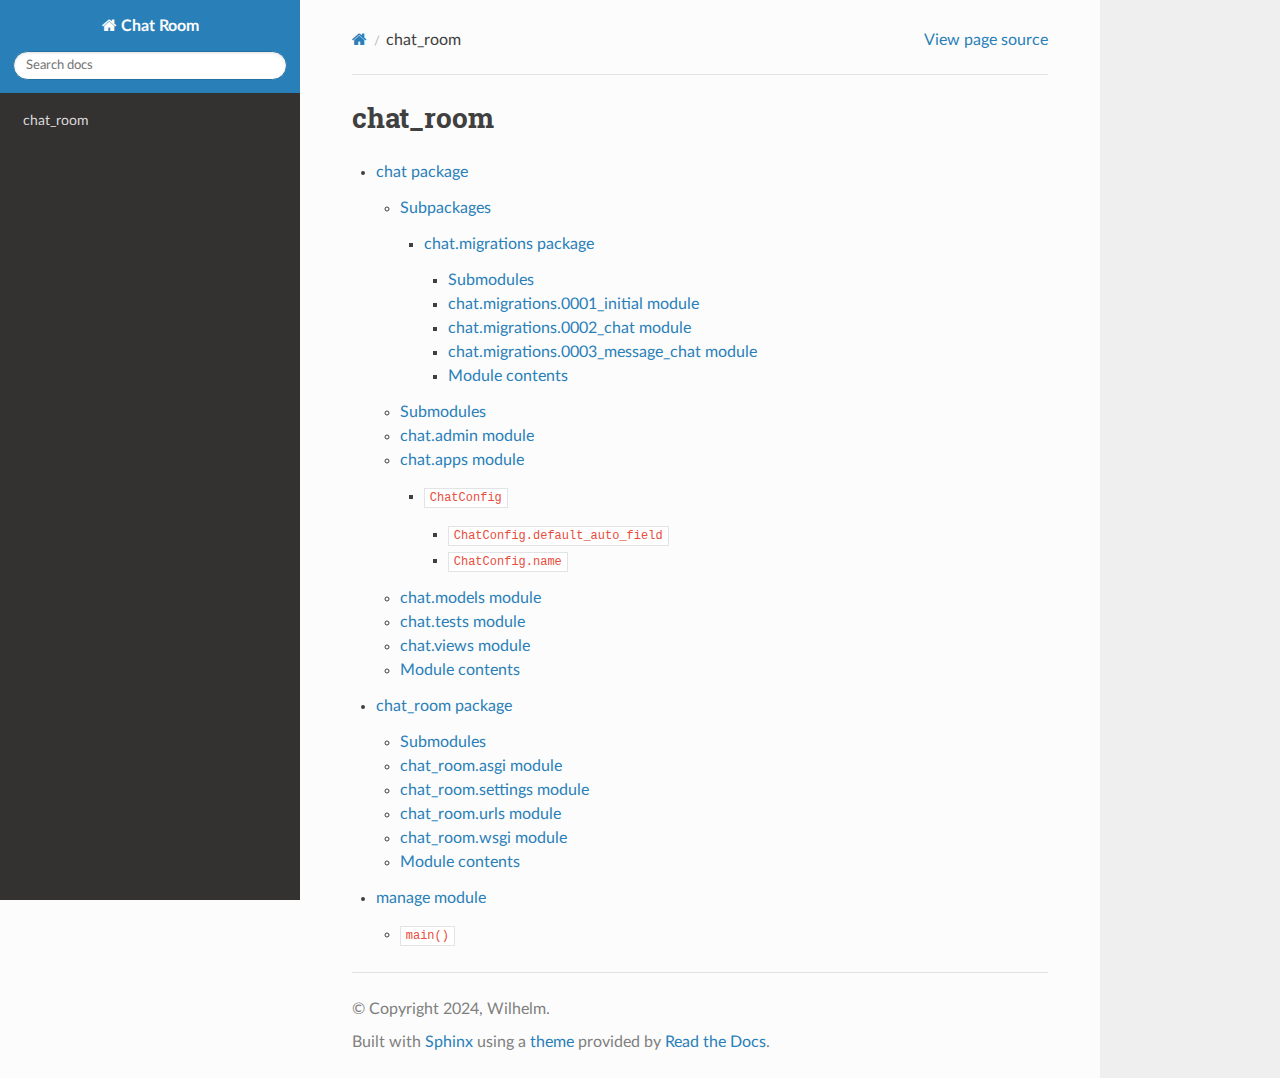
<file: chat_room/docs/_build/html/modules.html>
<!DOCTYPE html>
<html class="writer-html5" lang="en" data-content_root="./">
<head>
  <meta charset="utf-8" /><meta name="viewport" content="width=device-width, initial-scale=1" />

  <meta name="viewport" content="width=device-width, initial-scale=1.0" />
  <title>chat_room &mdash; Chat Room 2024 documentation</title>
      <link rel="stylesheet" type="text/css" href="_static/pygments.css?v=80d5e7a1" />
      <link rel="stylesheet" type="text/css" href="_static/css/theme.css?v=19f00094" />

  
  <!--[if lt IE 9]>
    <script src="_static/js/html5shiv.min.js"></script>
  <![endif]-->
  
        <script src="_static/jquery.js?v=5d32c60e"></script>
        <script src="_static/_sphinx_javascript_frameworks_compat.js?v=2cd50e6c"></script>
        <script src="_static/documentation_options.js?v=6fefd858"></script>
        <script src="_static/doctools.js?v=888ff710"></script>
        <script src="_static/sphinx_highlight.js?v=dc90522c"></script>
    <script src="_static/js/theme.js"></script>
    <link rel="index" title="Index" href="genindex.html" />
    <link rel="search" title="Search" href="search.html" /> 
</head>

<body class="wy-body-for-nav"> 
  <div class="wy-grid-for-nav">
    <nav data-toggle="wy-nav-shift" class="wy-nav-side">
      <div class="wy-side-scroll">
        <div class="wy-side-nav-search" >

          
          
          <a href="index.html" class="icon icon-home">
            Chat Room
          </a>
<div role="search">
  <form id="rtd-search-form" class="wy-form" action="search.html" method="get">
    <input type="text" name="q" placeholder="Search docs" aria-label="Search docs" />
    <input type="hidden" name="check_keywords" value="yes" />
    <input type="hidden" name="area" value="default" />
  </form>
</div>
        </div><div class="wy-menu wy-menu-vertical" data-spy="affix" role="navigation" aria-label="Navigation menu">
              <!-- Local TOC -->
              <div class="local-toc"><ul>
<li><a class="reference internal" href="#">chat_room</a></li>
</ul>
</div>
        </div>
      </div>
    </nav>

    <section data-toggle="wy-nav-shift" class="wy-nav-content-wrap"><nav class="wy-nav-top" aria-label="Mobile navigation menu" >
          <i data-toggle="wy-nav-top" class="fa fa-bars"></i>
          <a href="index.html">Chat Room</a>
      </nav>

      <div class="wy-nav-content">
        <div class="rst-content">
          <div role="navigation" aria-label="Page navigation">
  <ul class="wy-breadcrumbs">
      <li><a href="index.html" class="icon icon-home" aria-label="Home"></a></li>
      <li class="breadcrumb-item active">chat_room</li>
      <li class="wy-breadcrumbs-aside">
            <a href="_sources/modules.rst.txt" rel="nofollow"> View page source</a>
      </li>
  </ul>
  <hr/>
</div>
          <div role="main" class="document" itemscope="itemscope" itemtype="http://schema.org/Article">
           <div itemprop="articleBody">
             
  <section id="chat-room">
<h1>chat_room<a class="headerlink" href="#chat-room" title="Link to this heading"></a></h1>
<div class="toctree-wrapper compound">
<ul>
<li class="toctree-l1"><a class="reference internal" href="chat.html">chat package</a><ul>
<li class="toctree-l2"><a class="reference internal" href="chat.html#subpackages">Subpackages</a><ul>
<li class="toctree-l3"><a class="reference internal" href="chat.migrations.html">chat.migrations package</a><ul>
<li class="toctree-l4"><a class="reference internal" href="chat.migrations.html#submodules">Submodules</a></li>
<li class="toctree-l4"><a class="reference internal" href="chat.migrations.html#chat-migrations-0001-initial-module">chat.migrations.0001_initial module</a></li>
<li class="toctree-l4"><a class="reference internal" href="chat.migrations.html#module-chat.migrations.0002_chat">chat.migrations.0002_chat module</a></li>
<li class="toctree-l4"><a class="reference internal" href="chat.migrations.html#module-chat.migrations.0003_message_chat">chat.migrations.0003_message_chat module</a></li>
<li class="toctree-l4"><a class="reference internal" href="chat.migrations.html#module-chat.migrations">Module contents</a></li>
</ul>
</li>
</ul>
</li>
<li class="toctree-l2"><a class="reference internal" href="chat.html#submodules">Submodules</a></li>
<li class="toctree-l2"><a class="reference internal" href="chat.html#chat-admin-module">chat.admin module</a></li>
<li class="toctree-l2"><a class="reference internal" href="chat.html#module-chat.apps">chat.apps module</a><ul>
<li class="toctree-l3"><a class="reference internal" href="chat.html#chat.apps.ChatConfig"><code class="docutils literal notranslate"><span class="pre">ChatConfig</span></code></a><ul>
<li class="toctree-l4"><a class="reference internal" href="chat.html#chat.apps.ChatConfig.default_auto_field"><code class="docutils literal notranslate"><span class="pre">ChatConfig.default_auto_field</span></code></a></li>
<li class="toctree-l4"><a class="reference internal" href="chat.html#chat.apps.ChatConfig.name"><code class="docutils literal notranslate"><span class="pre">ChatConfig.name</span></code></a></li>
</ul>
</li>
</ul>
</li>
<li class="toctree-l2"><a class="reference internal" href="chat.html#chat-models-module">chat.models module</a></li>
<li class="toctree-l2"><a class="reference internal" href="chat.html#module-chat.tests">chat.tests module</a></li>
<li class="toctree-l2"><a class="reference internal" href="chat.html#chat-views-module">chat.views module</a></li>
<li class="toctree-l2"><a class="reference internal" href="chat.html#module-chat">Module contents</a></li>
</ul>
</li>
<li class="toctree-l1"><a class="reference internal" href="chat_room.html">chat_room package</a><ul>
<li class="toctree-l2"><a class="reference internal" href="chat_room.html#submodules">Submodules</a></li>
<li class="toctree-l2"><a class="reference internal" href="chat_room.html#module-chat_room.asgi">chat_room.asgi module</a></li>
<li class="toctree-l2"><a class="reference internal" href="chat_room.html#module-chat_room.settings">chat_room.settings module</a></li>
<li class="toctree-l2"><a class="reference internal" href="chat_room.html#module-chat_room.urls">chat_room.urls module</a></li>
<li class="toctree-l2"><a class="reference internal" href="chat_room.html#module-chat_room.wsgi">chat_room.wsgi module</a></li>
<li class="toctree-l2"><a class="reference internal" href="chat_room.html#module-chat_room">Module contents</a></li>
</ul>
</li>
<li class="toctree-l1"><a class="reference internal" href="manage.html">manage module</a><ul>
<li class="toctree-l2"><a class="reference internal" href="manage.html#manage.main"><code class="docutils literal notranslate"><span class="pre">main()</span></code></a></li>
</ul>
</li>
</ul>
</div>
</section>


           </div>
          </div>
          <footer>

  <hr/>

  <div role="contentinfo">
    <p>&#169; Copyright 2024, Wilhelm.</p>
  </div>

  Built with <a href="https://www.sphinx-doc.org/">Sphinx</a> using a
    <a href="https://github.com/readthedocs/sphinx_rtd_theme">theme</a>
    provided by <a href="https://readthedocs.org">Read the Docs</a>.
   

</footer>
        </div>
      </div>
    </section>
  </div>
  <script>
      jQuery(function () {
          SphinxRtdTheme.Navigation.enable(true);
      });
  </script> 

</body>
</html>
</file>
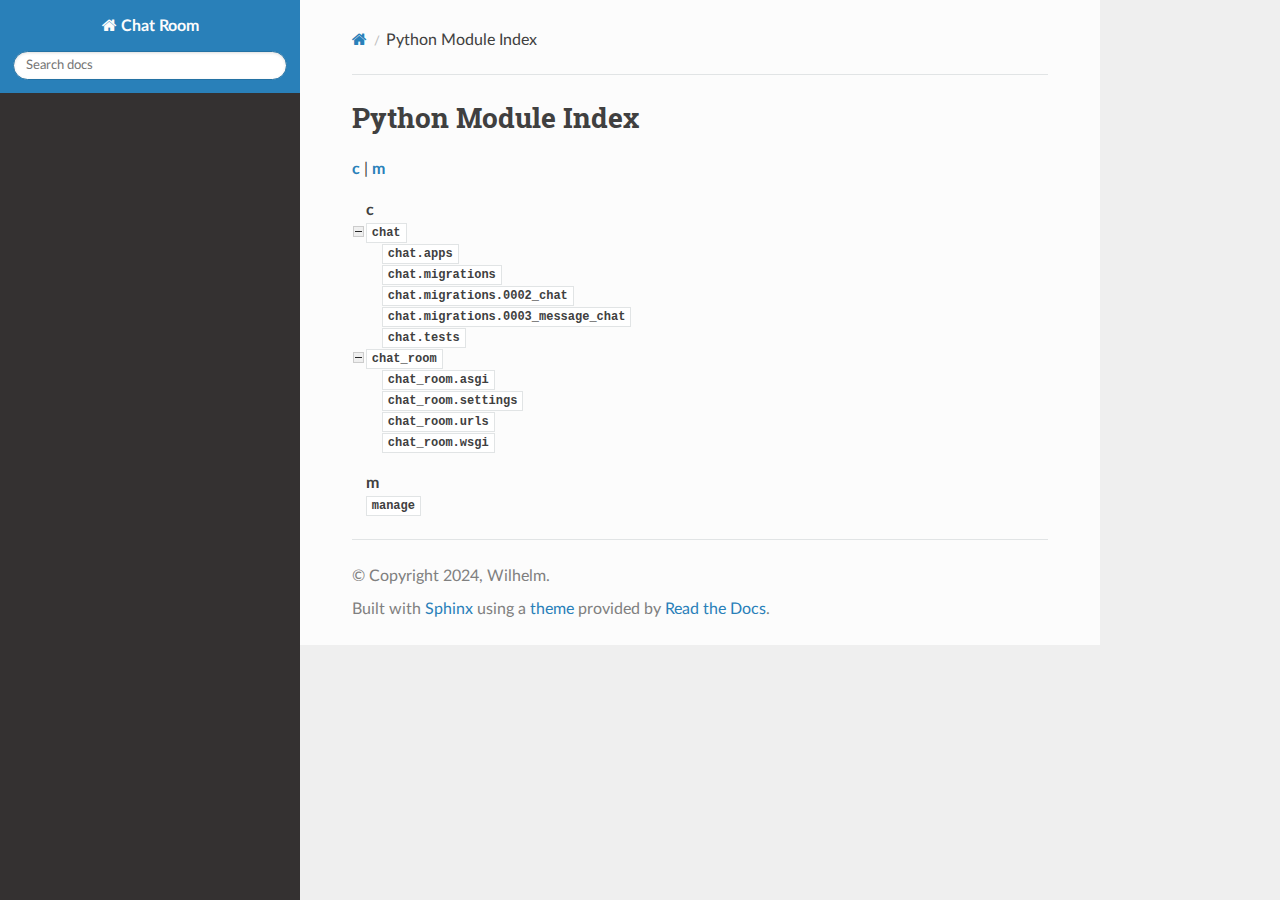
<file: chat_room/docs/_build/html/py-modindex.html>
<!DOCTYPE html>
<html class="writer-html5" lang="en" data-content_root="./">
<head>
  <meta charset="utf-8" />
  <meta name="viewport" content="width=device-width, initial-scale=1.0" />
  <title>Python Module Index &mdash; Chat Room 2024 documentation</title>
      <link rel="stylesheet" type="text/css" href="_static/pygments.css?v=80d5e7a1" />
      <link rel="stylesheet" type="text/css" href="_static/css/theme.css?v=19f00094" />

  
  <!--[if lt IE 9]>
    <script src="_static/js/html5shiv.min.js"></script>
  <![endif]-->
  
        <script src="_static/jquery.js?v=5d32c60e"></script>
        <script src="_static/_sphinx_javascript_frameworks_compat.js?v=2cd50e6c"></script>
        <script src="_static/documentation_options.js?v=6fefd858"></script>
        <script src="_static/doctools.js?v=888ff710"></script>
        <script src="_static/sphinx_highlight.js?v=dc90522c"></script>
    <script src="_static/js/theme.js"></script>
    <link rel="index" title="Index" href="genindex.html" />
    <link rel="search" title="Search" href="search.html" />
 


</head>

<body class="wy-body-for-nav"> 
  <div class="wy-grid-for-nav">
    <nav data-toggle="wy-nav-shift" class="wy-nav-side">
      <div class="wy-side-scroll">
        <div class="wy-side-nav-search" >

          
          
          <a href="index.html" class="icon icon-home">
            Chat Room
          </a>
<div role="search">
  <form id="rtd-search-form" class="wy-form" action="search.html" method="get">
    <input type="text" name="q" placeholder="Search docs" aria-label="Search docs" />
    <input type="hidden" name="check_keywords" value="yes" />
    <input type="hidden" name="area" value="default" />
  </form>
</div>
        </div><div class="wy-menu wy-menu-vertical" data-spy="affix" role="navigation" aria-label="Navigation menu">
              <!-- Local TOC -->
              <div class="local-toc"></div>
        </div>
      </div>
    </nav>

    <section data-toggle="wy-nav-shift" class="wy-nav-content-wrap"><nav class="wy-nav-top" aria-label="Mobile navigation menu" >
          <i data-toggle="wy-nav-top" class="fa fa-bars"></i>
          <a href="index.html">Chat Room</a>
      </nav>

      <div class="wy-nav-content">
        <div class="rst-content">
          <div role="navigation" aria-label="Page navigation">
  <ul class="wy-breadcrumbs">
      <li><a href="index.html" class="icon icon-home" aria-label="Home"></a></li>
      <li class="breadcrumb-item active">Python Module Index</li>
      <li class="wy-breadcrumbs-aside">
      </li>
  </ul>
  <hr/>
</div>
          <div role="main" class="document" itemscope="itemscope" itemtype="http://schema.org/Article">
           <div itemprop="articleBody">
             

   <h1>Python Module Index</h1>

   <div class="modindex-jumpbox">
   <a href="#cap-c"><strong>c</strong></a> | 
   <a href="#cap-m"><strong>m</strong></a>
   </div>

   <table class="indextable modindextable">
     <tr class="pcap"><td></td><td>&#160;</td><td></td></tr>
     <tr class="cap" id="cap-c"><td></td><td>
       <strong>c</strong></td><td></td></tr>
     <tr>
       <td><img src="_static/minus.png" class="toggler"
              id="toggle-1" style="display: none" alt="-" /></td>
       <td>
       <a href="chat.html#module-chat"><code class="xref">chat</code></a></td><td>
       <em></em></td></tr>
     <tr class="cg-1">
       <td></td>
       <td>&#160;&#160;&#160;
       <a href="chat.html#module-chat.apps"><code class="xref">chat.apps</code></a></td><td>
       <em></em></td></tr>
     <tr class="cg-1">
       <td></td>
       <td>&#160;&#160;&#160;
       <a href="chat.migrations.html#module-chat.migrations"><code class="xref">chat.migrations</code></a></td><td>
       <em></em></td></tr>
     <tr class="cg-1">
       <td></td>
       <td>&#160;&#160;&#160;
       <a href="chat.migrations.html#module-chat.migrations.0002_chat"><code class="xref">chat.migrations.0002_chat</code></a></td><td>
       <em></em></td></tr>
     <tr class="cg-1">
       <td></td>
       <td>&#160;&#160;&#160;
       <a href="chat.migrations.html#module-chat.migrations.0003_message_chat"><code class="xref">chat.migrations.0003_message_chat</code></a></td><td>
       <em></em></td></tr>
     <tr class="cg-1">
       <td></td>
       <td>&#160;&#160;&#160;
       <a href="chat.html#module-chat.tests"><code class="xref">chat.tests</code></a></td><td>
       <em></em></td></tr>
     <tr>
       <td><img src="_static/minus.png" class="toggler"
              id="toggle-2" style="display: none" alt="-" /></td>
       <td>
       <a href="chat_room.html#module-chat_room"><code class="xref">chat_room</code></a></td><td>
       <em></em></td></tr>
     <tr class="cg-2">
       <td></td>
       <td>&#160;&#160;&#160;
       <a href="chat_room.html#module-chat_room.asgi"><code class="xref">chat_room.asgi</code></a></td><td>
       <em></em></td></tr>
     <tr class="cg-2">
       <td></td>
       <td>&#160;&#160;&#160;
       <a href="chat_room.html#module-chat_room.settings"><code class="xref">chat_room.settings</code></a></td><td>
       <em></em></td></tr>
     <tr class="cg-2">
       <td></td>
       <td>&#160;&#160;&#160;
       <a href="chat_room.html#module-chat_room.urls"><code class="xref">chat_room.urls</code></a></td><td>
       <em></em></td></tr>
     <tr class="cg-2">
       <td></td>
       <td>&#160;&#160;&#160;
       <a href="chat_room.html#module-chat_room.wsgi"><code class="xref">chat_room.wsgi</code></a></td><td>
       <em></em></td></tr>
     <tr class="pcap"><td></td><td>&#160;</td><td></td></tr>
     <tr class="cap" id="cap-m"><td></td><td>
       <strong>m</strong></td><td></td></tr>
     <tr>
       <td></td>
       <td>
       <a href="manage.html#module-manage"><code class="xref">manage</code></a></td><td>
       <em></em></td></tr>
   </table>


           </div>
          </div>
          <footer>

  <hr/>

  <div role="contentinfo">
    <p>&#169; Copyright 2024, Wilhelm.</p>
  </div>

  Built with <a href="https://www.sphinx-doc.org/">Sphinx</a> using a
    <a href="https://github.com/readthedocs/sphinx_rtd_theme">theme</a>
    provided by <a href="https://readthedocs.org">Read the Docs</a>.
   

</footer>
        </div>
      </div>
    </section>
  </div>
  <script>
      jQuery(function () {
          SphinxRtdTheme.Navigation.enable(true);
      });
  </script> 

</body>
</html>
</file>
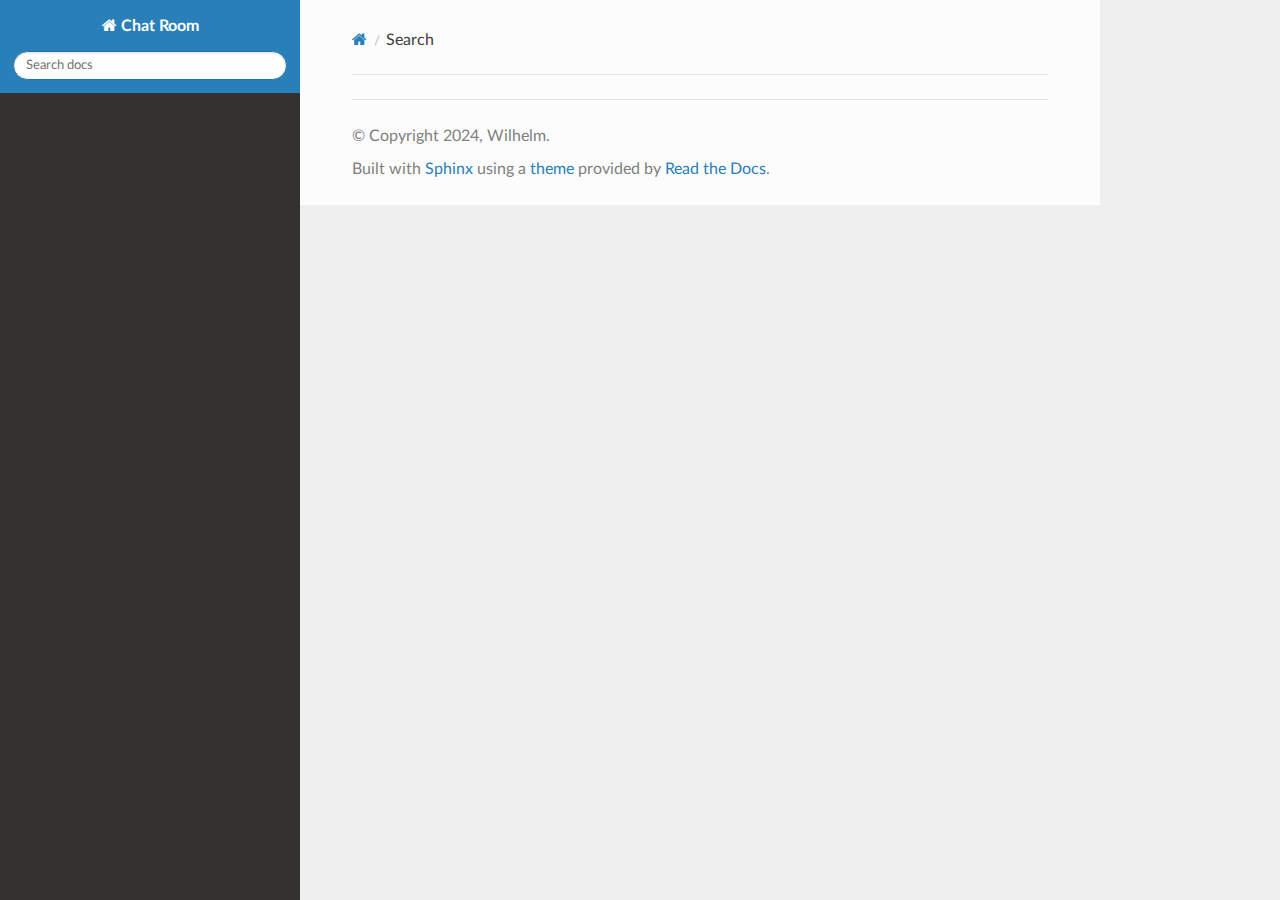
<file: chat_room/docs/_build/html/search.html>
<!DOCTYPE html>
<html class="writer-html5" lang="en" data-content_root="./">
<head>
  <meta charset="utf-8" />
  <meta name="viewport" content="width=device-width, initial-scale=1.0" />
  <title>Search &mdash; Chat Room 2024 documentation</title>
      <link rel="stylesheet" type="text/css" href="_static/pygments.css?v=80d5e7a1" />
      <link rel="stylesheet" type="text/css" href="_static/css/theme.css?v=19f00094" />

  
    
  <!--[if lt IE 9]>
    <script src="_static/js/html5shiv.min.js"></script>
  <![endif]-->
  
        <script src="_static/jquery.js?v=5d32c60e"></script>
        <script src="_static/_sphinx_javascript_frameworks_compat.js?v=2cd50e6c"></script>
        <script src="_static/documentation_options.js?v=6fefd858"></script>
        <script src="_static/doctools.js?v=888ff710"></script>
        <script src="_static/sphinx_highlight.js?v=dc90522c"></script>
    <script src="_static/js/theme.js"></script>
    <script src="_static/searchtools.js"></script>
    <script src="_static/language_data.js"></script>
    <link rel="index" title="Index" href="genindex.html" />
    <link rel="search" title="Search" href="#" /> 
</head>

<body class="wy-body-for-nav"> 
  <div class="wy-grid-for-nav">
    <nav data-toggle="wy-nav-shift" class="wy-nav-side">
      <div class="wy-side-scroll">
        <div class="wy-side-nav-search" >

          
          
          <a href="index.html" class="icon icon-home">
            Chat Room
          </a>
<div role="search">
  <form id="rtd-search-form" class="wy-form" action="#" method="get">
    <input type="text" name="q" placeholder="Search docs" aria-label="Search docs" />
    <input type="hidden" name="check_keywords" value="yes" />
    <input type="hidden" name="area" value="default" />
  </form>
</div>
        </div><div class="wy-menu wy-menu-vertical" data-spy="affix" role="navigation" aria-label="Navigation menu">
              <!-- Local TOC -->
              <div class="local-toc"></div>
        </div>
      </div>
    </nav>

    <section data-toggle="wy-nav-shift" class="wy-nav-content-wrap"><nav class="wy-nav-top" aria-label="Mobile navigation menu" >
          <i data-toggle="wy-nav-top" class="fa fa-bars"></i>
          <a href="index.html">Chat Room</a>
      </nav>

      <div class="wy-nav-content">
        <div class="rst-content">
          <div role="navigation" aria-label="Page navigation">
  <ul class="wy-breadcrumbs">
      <li><a href="index.html" class="icon icon-home" aria-label="Home"></a></li>
      <li class="breadcrumb-item active">Search</li>
      <li class="wy-breadcrumbs-aside">
      </li>
  </ul>
  <hr/>
</div>
          <div role="main" class="document" itemscope="itemscope" itemtype="http://schema.org/Article">
           <div itemprop="articleBody">
             
  <noscript>
  <div id="fallback" class="admonition warning">
    <p class="last">
      Please activate JavaScript to enable the search functionality.
    </p>
  </div>
  </noscript>

  
  <div id="search-results">
  
  </div>

           </div>
          </div>
          <footer>

  <hr/>

  <div role="contentinfo">
    <p>&#169; Copyright 2024, Wilhelm.</p>
  </div>

  Built with <a href="https://www.sphinx-doc.org/">Sphinx</a> using a
    <a href="https://github.com/readthedocs/sphinx_rtd_theme">theme</a>
    provided by <a href="https://readthedocs.org">Read the Docs</a>.
   

</footer>
        </div>
      </div>
    </section>
  </div>
  <script>
      jQuery(function () {
          SphinxRtdTheme.Navigation.enable(true);
      });
  </script>
  <script>
    jQuery(function() { Search.loadIndex("searchindex.js"); });
  </script>
  
  <script id="searchindexloader"></script>
   


</body>
</html>
</file>
<file: chat_room/docs/_build/html/_static/pygments.css>
pre { line-height: 125%; }
td.linenos .normal { color: inherit; background-color: transparent; padding-left: 5px; padding-right: 5px; }
span.linenos { color: inherit; background-color: transparent; padding-left: 5px; padding-right: 5px; }
td.linenos .special { color: #000000; background-color: #ffffc0; padding-left: 5px; padding-right: 5px; }
span.linenos.special { color: #000000; background-color: #ffffc0; padding-left: 5px; padding-right: 5px; }
.highlight .hll { background-color: #ffffcc }
.highlight { background: #f8f8f8; }
.highlight .c { color: #3D7B7B; font-style: italic } /* Comment */
.highlight .err { border: 1px solid #FF0000 } /* Error */
.highlight .k { color: #008000; font-weight: bold } /* Keyword */
.highlight .o { color: #666666 } /* Operator */
.highlight .ch { color: #3D7B7B; font-style: italic } /* Comment.Hashbang */
.highlight .cm { color: #3D7B7B; font-style: italic } /* Comment.Multiline */
.highlight .cp { color: #9C6500 } /* Comment.Preproc */
.highlight .cpf { color: #3D7B7B; font-style: italic } /* Comment.PreprocFile */
.highlight .c1 { color: #3D7B7B; font-style: italic } /* Comment.Single */
.highlight .cs { color: #3D7B7B; font-style: italic } /* Comment.Special */
.highlight .gd { color: #A00000 } /* Generic.Deleted */
.highlight .ge { font-style: italic } /* Generic.Emph */
.highlight .ges { font-weight: bold; font-style: italic } /* Generic.EmphStrong */
.highlight .gr { color: #E40000 } /* Generic.Error */
.highlight .gh { color: #000080; font-weight: bold } /* Generic.Heading */
.highlight .gi { color: #008400 } /* Generic.Inserted */
.highlight .go { color: #717171 } /* Generic.Output */
.highlight .gp { color: #000080; font-weight: bold } /* Generic.Prompt */
.highlight .gs { font-weight: bold } /* Generic.Strong */
.highlight .gu { color: #800080; font-weight: bold } /* Generic.Subheading */
.highlight .gt { color: #0044DD } /* Generic.Traceback */
.highlight .kc { color: #008000; font-weight: bold } /* Keyword.Constant */
.highlight .kd { color: #008000; font-weight: bold } /* Keyword.Declaration */
.highlight .kn { color: #008000; font-weight: bold } /* Keyword.Namespace */
.highlight .kp { color: #008000 } /* Keyword.Pseudo */
.highlight .kr { color: #008000; font-weight: bold } /* Keyword.Reserved */
.highlight .kt { color: #B00040 } /* Keyword.Type */
.highlight .m { color: #666666 } /* Literal.Number */
.highlight .s { color: #BA2121 } /* Literal.String */
.highlight .na { color: #687822 } /* Name.Attribute */
.highlight .nb { color: #008000 } /* Name.Builtin */
.highlight .nc { color: #0000FF; font-weight: bold } /* Name.Class */
.highlight .no { color: #880000 } /* Name.Constant */
.highlight .nd { color: #AA22FF } /* Name.Decorator */
.highlight .ni { color: #717171; font-weight: bold } /* Name.Entity */
.highlight .ne { color: #CB3F38; font-weight: bold } /* Name.Exception */
.highlight .nf { color: #0000FF } /* Name.Function */
.highlight .nl { color: #767600 } /* Name.Label */
.highlight .nn { color: #0000FF; font-weight: bold } /* Name.Namespace */
.highlight .nt { color: #008000; font-weight: bold } /* Name.Tag */
.highlight .nv { color: #19177C } /* Name.Variable */
.highlight .ow { color: #AA22FF; font-weight: bold } /* Operator.Word */
.highlight .w { color: #bbbbbb } /* Text.Whitespace */
.highlight .mb { color: #666666 } /* Literal.Number.Bin */
.highlight .mf { color: #666666 } /* Literal.Number.Float */
.highlight .mh { color: #666666 } /* Literal.Number.Hex */
.highlight .mi { color: #666666 } /* Literal.Number.Integer */
.highlight .mo { color: #666666 } /* Literal.Number.Oct */
.highlight .sa { color: #BA2121 } /* Literal.String.Affix */
.highlight .sb { color: #BA2121 } /* Literal.String.Backtick */
.highlight .sc { color: #BA2121 } /* Literal.String.Char */
.highlight .dl { color: #BA2121 } /* Literal.String.Delimiter */
.highlight .sd { color: #BA2121; font-style: italic } /* Literal.String.Doc */
.highlight .s2 { color: #BA2121 } /* Literal.String.Double */
.highlight .se { color: #AA5D1F; font-weight: bold } /* Literal.String.Escape */
.highlight .sh { color: #BA2121 } /* Literal.String.Heredoc */
.highlight .si { color: #A45A77; font-weight: bold } /* Literal.String.Interpol */
.highlight .sx { color: #008000 } /* Literal.String.Other */
.highlight .sr { color: #A45A77 } /* Literal.String.Regex */
.highlight .s1 { color: #BA2121 } /* Literal.String.Single */
.highlight .ss { color: #19177C } /* Literal.String.Symbol */
.highlight .bp { color: #008000 } /* Name.Builtin.Pseudo */
.highlight .fm { color: #0000FF } /* Name.Function.Magic */
.highlight .vc { color: #19177C } /* Name.Variable.Class */
.highlight .vg { color: #19177C } /* Name.Variable.Global */
.highlight .vi { color: #19177C } /* Name.Variable.Instance */
.highlight .vm { color: #19177C } /* Name.Variable.Magic */
.highlight .il { color: #666666 } /* Literal.Number.Integer.Long */
</file>
<file: chat_room/docs/_build/html/_static/css/theme.css>
html{box-sizing:border-box}*,:after,:before{box-sizing:inherit}article,aside,details,figcaption,figure,footer,header,hgroup,nav,section{display:block}audio,canvas,video{display:inline-block;*display:inline;*zoom:1}[hidden],audio:not([controls]){display:none}*{-webkit-box-sizing:border-box;-moz-box-sizing:border-box;box-sizing:border-box}html{font-size:100%;-webkit-text-size-adjust:100%;-ms-text-size-adjust:100%}body{margin:0}a:active,a:hover{outline:0}abbr[title]{border-bottom:1px dotted}b,strong{font-weight:700}blockquote{margin:0}dfn{font-style:italic}ins{background:#ff9;text-decoration:none}ins,mark{color:#000}mark{background:#ff0;font-style:italic;font-weight:700}.rst-content code,.rst-content tt,code,kbd,pre,samp{font-family:monospace,serif;_font-family:courier new,monospace;font-size:1em}pre{white-space:pre}q{quotes:none}q:after,q:before{content:"";content:none}small{font-size:85%}sub,sup{font-size:75%;line-height:0;position:relative;vertical-align:baseline}sup{top:-.5em}sub{bottom:-.25em}dl,ol,ul{margin:0;padding:0;list-style:none;list-style-image:none}li{list-style:none}dd{margin:0}img{border:0;-ms-interpolation-mode:bicubic;vertical-align:middle;max-width:100%}svg:not(:root){overflow:hidden}figure,form{margin:0}label{cursor:pointer}button,input,select,textarea{font-size:100%;margin:0;vertical-align:baseline;*vertical-align:middle}button,input{line-height:normal}button,input[type=button],input[type=reset],input[type=submit]{cursor:pointer;-webkit-appearance:button;*overflow:visible}button[disabled],input[disabled]{cursor:default}input[type=search]{-webkit-appearance:textfield;-moz-box-sizing:content-box;-webkit-box-sizing:content-box;box-sizing:content-box}textarea{resize:vertical}table{border-collapse:collapse;border-spacing:0}td{vertical-align:top}.chromeframe{margin:.2em 0;background:#ccc;color:#000;padding:.2em 0}.ir{display:block;border:0;text-indent:-999em;overflow:hidden;background-color:transparent;background-repeat:no-repeat;text-align:left;direction:ltr;*line-height:0}.ir br{display:none}.hidden{display:none!important;visibility:hidden}.visuallyhidden{border:0;clip:rect(0 0 0 0);height:1px;margin:-1px;overflow:hidden;padding:0;position:absolute;width:1px}.visuallyhidden.focusable:active,.visuallyhidden.focusable:focus{clip:auto;height:auto;margin:0;overflow:visible;position:static;width:auto}.invisible{visibility:hidden}.relative{position:relative}big,small{font-size:100%}@media print{body,html,section{background:none!important}*{box-shadow:none!important;text-shadow:none!important;filter:none!important;-ms-filter:none!important}a,a:visited{text-decoration:underline}.ir a:after,a[href^="#"]:after,a[href^="javascript:"]:after{content:""}blockquote,pre{page-break-inside:avoid}thead{display:table-header-group}img,tr{page-break-inside:avoid}img{max-width:100%!important}@page{margin:.5cm}.rst-content .toctree-wrapper>p.caption,h2,h3,p{orphans:3;widows:3}.rst-content .toctree-wrapper>p.caption,h2,h3{page-break-after:avoid}}.btn,.fa:before,.icon:before,.rst-content .admonition,.rst-content .admonition-title:before,.rst-content .admonition-todo,.rst-content .attention,.rst-content .caution,.rst-content .code-block-caption .headerlink:before,.rst-content .danger,.rst-content .eqno .headerlink:before,.rst-content .error,.rst-content .hint,.rst-content .important,.rst-content .note,.rst-content .seealso,.rst-content .tip,.rst-content .warning,.rst-content code.download span:first-child:before,.rst-content dl dt .headerlink:before,.rst-content h1 .headerlink:before,.rst-content h2 .headerlink:before,.rst-content h3 .headerlink:before,.rst-content h4 .headerlink:before,.rst-content h5 .headerlink:before,.rst-content h6 .headerlink:before,.rst-content p.caption .headerlink:before,.rst-content p .headerlink:before,.rst-content table>caption .headerlink:before,.rst-content tt.download span:first-child:before,.wy-alert,.wy-dropdown .caret:before,.wy-inline-validate.wy-inline-validate-danger .wy-input-context:before,.wy-inline-validate.wy-inline-validate-info .wy-input-context:before,.wy-inline-validate.wy-inline-validate-success .wy-input-context:before,.wy-inline-validate.wy-inline-validate-warning .wy-input-context:before,.wy-menu-vertical li.current>a button.toctree-expand:before,.wy-menu-vertical li.on a button.toctree-expand:before,.wy-menu-vertical li button.toctree-expand:before,input[type=color],input[type=date],input[type=datetime-local],input[type=datetime],input[type=email],input[type=month],input[type=number],input[type=password],input[type=search],input[type=tel],input[type=text],input[type=time],input[type=url],input[type=week],select,textarea{-webkit-font-smoothing:antialiased}.clearfix{*zoom:1}.clearfix:after,.clearfix:before{display:table;content:""}.clearfix:after{clear:both}/*!
 *  Font Awesome 4.7.0 by @davegandy - http://fontawesome.io - @fontawesome
 *  License - http://fontawesome.io/license (Font: SIL OFL 1.1, CSS: MIT License)
 */@font-face{font-family:FontAwesome;src:url(fonts/fontawesome-webfont.eot?674f50d287a8c48dc19ba404d20fe713);src:url(fonts/fontawesome-webfont.eot?674f50d287a8c48dc19ba404d20fe713?#iefix&v=4.7.0) format("embedded-opentype"),url(fonts/fontawesome-webfont.woff2?af7ae505a9eed503f8b8e6982036873e) format("woff2"),url(fonts/fontawesome-webfont.woff?fee66e712a8a08eef5805a46892932ad) format("woff"),url(fonts/fontawesome-webfont.ttf?b06871f281fee6b241d60582ae9369b9) format("truetype"),url(fonts/fontawesome-webfont.svg?912ec66d7572ff821749319396470bde#fontawesomeregular) format("svg");font-weight:400;font-style:normal}.fa,.icon,.rst-content .admonition-title,.rst-content .code-block-caption .headerlink,.rst-content .eqno .headerlink,.rst-content code.download span:first-child,.rst-content dl dt .headerlink,.rst-content h1 .headerlink,.rst-content h2 .headerlink,.rst-content h3 .headerlink,.rst-content h4 .headerlink,.rst-content h5 .headerlink,.rst-content h6 .headerlink,.rst-content p.caption .headerlink,.rst-content p .headerlink,.rst-content table>caption .headerlink,.rst-content tt.download span:first-child,.wy-menu-vertical li.current>a button.toctree-expand,.wy-menu-vertical li.on a button.toctree-expand,.wy-menu-vertical li button.toctree-expand{display:inline-block;font:normal normal normal 14px/1 FontAwesome;font-size:inherit;text-rendering:auto;-webkit-font-smoothing:antialiased;-moz-osx-font-smoothing:grayscale}.fa-lg{font-size:1.33333em;line-height:.75em;vertical-align:-15%}.fa-2x{font-size:2em}.fa-3x{font-size:3em}.fa-4x{font-size:4em}.fa-5x{font-size:5em}.fa-fw{width:1.28571em;text-align:center}.fa-ul{padding-left:0;margin-left:2.14286em;list-style-type:none}.fa-ul>li{position:relative}.fa-li{position:absolute;left:-2.14286em;width:2.14286em;top:.14286em;text-align:center}.fa-li.fa-lg{left:-1.85714em}.fa-border{padding:.2em .25em .15em;border:.08em solid #eee;border-radius:.1em}.fa-pull-left{float:left}.fa-pull-right{float:right}.fa-pull-left.icon,.fa.fa-pull-left,.rst-content .code-block-caption .fa-pull-left.headerlink,.rst-content .eqno .fa-pull-left.headerlink,.rst-content .fa-pull-left.admonition-title,.rst-content code.download span.fa-pull-left:first-child,.rst-content dl dt .fa-pull-left.headerlink,.rst-content h1 .fa-pull-left.headerlink,.rst-content h2 .fa-pull-left.headerlink,.rst-content h3 .fa-pull-left.headerlink,.rst-content h4 .fa-pull-left.headerlink,.rst-content h5 .fa-pull-left.headerlink,.rst-content h6 .fa-pull-left.headerlink,.rst-content p .fa-pull-left.headerlink,.rst-content table>caption .fa-pull-left.headerlink,.rst-content tt.download span.fa-pull-left:first-child,.wy-menu-vertical li.current>a button.fa-pull-left.toctree-expand,.wy-menu-vertical li.on a button.fa-pull-left.toctree-expand,.wy-menu-vertical li button.fa-pull-left.toctree-expand{margin-right:.3em}.fa-pull-right.icon,.fa.fa-pull-right,.rst-content .code-block-caption .fa-pull-right.headerlink,.rst-content .eqno .fa-pull-right.headerlink,.rst-content .fa-pull-right.admonition-title,.rst-content code.download span.fa-pull-right:first-child,.rst-content dl dt .fa-pull-right.headerlink,.rst-content h1 .fa-pull-right.headerlink,.rst-content h2 .fa-pull-right.headerlink,.rst-content h3 .fa-pull-right.headerlink,.rst-content h4 .fa-pull-right.headerlink,.rst-content h5 .fa-pull-right.headerlink,.rst-content h6 .fa-pull-right.headerlink,.rst-content p .fa-pull-right.headerlink,.rst-content table>caption .fa-pull-right.headerlink,.rst-content tt.download span.fa-pull-right:first-child,.wy-menu-vertical li.current>a button.fa-pull-right.toctree-expand,.wy-menu-vertical li.on a button.fa-pull-right.toctree-expand,.wy-menu-vertical li button.fa-pull-right.toctree-expand{margin-left:.3em}.pull-right{float:right}.pull-left{float:left}.fa.pull-left,.pull-left.icon,.rst-content .code-block-caption .pull-left.headerlink,.rst-content .eqno .pull-left.headerlink,.rst-content .pull-left.admonition-title,.rst-content code.download span.pull-left:first-child,.rst-content dl dt .pull-left.headerlink,.rst-content h1 .pull-left.headerlink,.rst-content h2 .pull-left.headerlink,.rst-content h3 .pull-left.headerlink,.rst-content h4 .pull-left.headerlink,.rst-content h5 .pull-left.headerlink,.rst-content h6 .pull-left.headerlink,.rst-content p .pull-left.headerlink,.rst-content table>caption .pull-left.headerlink,.rst-content tt.download span.pull-left:first-child,.wy-menu-vertical li.current>a button.pull-left.toctree-expand,.wy-menu-vertical li.on a button.pull-left.toctree-expand,.wy-menu-vertical li button.pull-left.toctree-expand{margin-right:.3em}.fa.pull-right,.pull-right.icon,.rst-content .code-block-caption .pull-right.headerlink,.rst-content .eqno .pull-right.headerlink,.rst-content .pull-right.admonition-title,.rst-content code.download span.pull-right:first-child,.rst-content dl dt .pull-right.headerlink,.rst-content h1 .pull-right.headerlink,.rst-content h2 .pull-right.headerlink,.rst-content h3 .pull-right.headerlink,.rst-content h4 .pull-right.headerlink,.rst-content h5 .pull-right.headerlink,.rst-content h6 .pull-right.headerlink,.rst-content p .pull-right.headerlink,.rst-content table>caption .pull-right.headerlink,.rst-content tt.download span.pull-right:first-child,.wy-menu-vertical li.current>a button.pull-right.toctree-expand,.wy-menu-vertical li.on a button.pull-right.toctree-expand,.wy-menu-vertical li button.pull-right.toctree-expand{margin-left:.3em}.fa-spin{-webkit-animation:fa-spin 2s linear infinite;animation:fa-spin 2s linear infinite}.fa-pulse{-webkit-animation:fa-spin 1s steps(8) infinite;animation:fa-spin 1s steps(8) infinite}@-webkit-keyframes fa-spin{0%{-webkit-transform:rotate(0deg);transform:rotate(0deg)}to{-webkit-transform:rotate(359deg);transform:rotate(359deg)}}@keyframes fa-spin{0%{-webkit-transform:rotate(0deg);transform:rotate(0deg)}to{-webkit-transform:rotate(359deg);transform:rotate(359deg)}}.fa-rotate-90{-ms-filter:"progid:DXImageTransform.Microsoft.BasicImage(rotation=1)";-webkit-transform:rotate(90deg);-ms-transform:rotate(90deg);transform:rotate(90deg)}.fa-rotate-180{-ms-filter:"progid:DXImageTransform.Microsoft.BasicImage(rotation=2)";-webkit-transform:rotate(180deg);-ms-transform:rotate(180deg);transform:rotate(180deg)}.fa-rotate-270{-ms-filter:"progid:DXImageTransform.Microsoft.BasicImage(rotation=3)";-webkit-transform:rotate(270deg);-ms-transform:rotate(270deg);transform:rotate(270deg)}.fa-flip-horizontal{-ms-filter:"progid:DXImageTransform.Microsoft.BasicImage(rotation=0, mirror=1)";-webkit-transform:scaleX(-1);-ms-transform:scaleX(-1);transform:scaleX(-1)}.fa-flip-vertical{-ms-filter:"progid:DXImageTransform.Microsoft.BasicImage(rotation=2, mirror=1)";-webkit-transform:scaleY(-1);-ms-transform:scaleY(-1);transform:scaleY(-1)}:root .fa-flip-horizontal,:root .fa-flip-vertical,:root .fa-rotate-90,:root .fa-rotate-180,:root .fa-rotate-270{filter:none}.fa-stack{position:relative;display:inline-block;width:2em;height:2em;line-height:2em;vertical-align:middle}.fa-stack-1x,.fa-stack-2x{position:absolute;left:0;width:100%;text-align:center}.fa-stack-1x{line-height:inherit}.fa-stack-2x{font-size:2em}.fa-inverse{color:#fff}.fa-glass:before{content:""}.fa-music:before{content:""}.fa-search:before,.icon-search:before{content:""}.fa-envelope-o:before{content:""}.fa-heart:before{content:""}.fa-star:before{content:""}.fa-star-o:before{content:""}.fa-user:before{content:""}.fa-film:before{content:""}.fa-th-large:before{content:""}.fa-th:before{content:""}.fa-th-list:before{content:""}.fa-check:before{content:""}.fa-close:before,.fa-remove:before,.fa-times:before{content:""}.fa-search-plus:before{content:""}.fa-search-minus:before{content:""}.fa-power-off:before{content:""}.fa-signal:before{content:""}.fa-cog:before,.fa-gear:before{content:""}.fa-trash-o:before{content:""}.fa-home:before,.icon-home:before{content:""}.fa-file-o:before{content:""}.fa-clock-o:before{content:""}.fa-road:before{content:""}.fa-download:before,.rst-content code.download span:first-child:before,.rst-content tt.download span:first-child:before{content:""}.fa-arrow-circle-o-down:before{content:""}.fa-arrow-circle-o-up:before{content:""}.fa-inbox:before{content:""}.fa-play-circle-o:before{content:""}.fa-repeat:before,.fa-rotate-right:before{content:""}.fa-refresh:before{content:""}.fa-list-alt:before{content:""}.fa-lock:before{content:""}.fa-flag:before{content:""}.fa-headphones:before{content:""}.fa-volume-off:before{content:""}.fa-volume-down:before{content:""}.fa-volume-up:before{content:""}.fa-qrcode:before{content:""}.fa-barcode:before{content:""}.fa-tag:before{content:""}.fa-tags:before{content:""}.fa-book:before,.icon-book:before{content:""}.fa-bookmark:before{content:""}.fa-print:before{content:""}.fa-camera:before{content:""}.fa-font:before{content:""}.fa-bold:before{content:""}.fa-italic:before{content:""}.fa-text-height:before{content:""}.fa-text-width:before{content:""}.fa-align-left:before{content:""}.fa-align-center:before{content:""}.fa-align-right:before{content:""}.fa-align-justify:before{content:""}.fa-list:before{content:""}.fa-dedent:before,.fa-outdent:before{content:""}.fa-indent:before{content:""}.fa-video-camera:before{content:""}.fa-image:before,.fa-photo:before,.fa-picture-o:before{content:""}.fa-pencil:before{content:""}.fa-map-marker:before{content:""}.fa-adjust:before{content:""}.fa-tint:before{content:""}.fa-edit:before,.fa-pencil-square-o:before{content:""}.fa-share-square-o:before{content:""}.fa-check-square-o:before{content:""}.fa-arrows:before{content:""}.fa-step-backward:before{content:""}.fa-fast-backward:before{content:""}.fa-backward:before{content:""}.fa-play:before{content:""}.fa-pause:before{content:""}.fa-stop:before{content:""}.fa-forward:before{content:""}.fa-fast-forward:before{content:""}.fa-step-forward:before{content:""}.fa-eject:before{content:""}.fa-chevron-left:before{content:""}.fa-chevron-right:before{content:""}.fa-plus-circle:before{content:""}.fa-minus-circle:before{content:""}.fa-times-circle:before,.wy-inline-validate.wy-inline-validate-danger .wy-input-context:before{content:""}.fa-check-circle:before,.wy-inline-validate.wy-inline-validate-success .wy-input-context:before{content:""}.fa-question-circle:before{content:""}.fa-info-circle:before{content:""}.fa-crosshairs:before{content:""}.fa-times-circle-o:before{content:""}.fa-check-circle-o:before{content:""}.fa-ban:before{content:""}.fa-arrow-left:before{content:""}.fa-arrow-right:before{content:""}.fa-arrow-up:before{content:""}.fa-arrow-down:before{content:""}.fa-mail-forward:before,.fa-share:before{content:""}.fa-expand:before{content:""}.fa-compress:before{content:""}.fa-plus:before{content:""}.fa-minus:before{content:""}.fa-asterisk:before{content:""}.fa-exclamation-circle:before,.rst-content .admonition-title:before,.wy-inline-validate.wy-inline-validate-info .wy-input-context:before,.wy-inline-validate.wy-inline-validate-warning .wy-input-context:before{content:""}.fa-gift:before{content:""}.fa-leaf:before{content:""}.fa-fire:before,.icon-fire:before{content:""}.fa-eye:before{content:""}.fa-eye-slash:before{content:""}.fa-exclamation-triangle:before,.fa-warning:before{content:""}.fa-plane:before{content:""}.fa-calendar:before{content:""}.fa-random:before{content:""}.fa-comment:before{content:""}.fa-magnet:before{content:""}.fa-chevron-up:before{content:""}.fa-chevron-down:before{content:""}.fa-retweet:before{content:""}.fa-shopping-cart:before{content:""}.fa-folder:before{content:""}.fa-folder-open:before{content:""}.fa-arrows-v:before{content:""}.fa-arrows-h:before{content:""}.fa-bar-chart-o:before,.fa-bar-chart:before{content:""}.fa-twitter-square:before{content:""}.fa-facebook-square:before{content:""}.fa-camera-retro:before{content:""}.fa-key:before{content:""}.fa-cogs:before,.fa-gears:before{content:""}.fa-comments:before{content:""}.fa-thumbs-o-up:before{content:""}.fa-thumbs-o-down:before{content:""}.fa-star-half:before{content:""}.fa-heart-o:before{content:""}.fa-sign-out:before{content:""}.fa-linkedin-square:before{content:""}.fa-thumb-tack:before{content:""}.fa-external-link:before{content:""}.fa-sign-in:before{content:""}.fa-trophy:before{content:""}.fa-github-square:before{content:""}.fa-upload:before{content:""}.fa-lemon-o:before{content:""}.fa-phone:before{content:""}.fa-square-o:before{content:""}.fa-bookmark-o:before{content:""}.fa-phone-square:before{content:""}.fa-twitter:before{content:""}.fa-facebook-f:before,.fa-facebook:before{content:""}.fa-github:before,.icon-github:before{content:""}.fa-unlock:before{content:""}.fa-credit-card:before{content:""}.fa-feed:before,.fa-rss:before{content:""}.fa-hdd-o:before{content:""}.fa-bullhorn:before{content:""}.fa-bell:before{content:""}.fa-certificate:before{content:""}.fa-hand-o-right:before{content:""}.fa-hand-o-left:before{content:""}.fa-hand-o-up:before{content:""}.fa-hand-o-down:before{content:""}.fa-arrow-circle-left:before,.icon-circle-arrow-left:before{content:""}.fa-arrow-circle-right:before,.icon-circle-arrow-right:before{content:""}.fa-arrow-circle-up:before{content:""}.fa-arrow-circle-down:before{content:""}.fa-globe:before{content:""}.fa-wrench:before{content:""}.fa-tasks:before{content:""}.fa-filter:before{content:""}.fa-briefcase:before{content:""}.fa-arrows-alt:before{content:""}.fa-group:before,.fa-users:before{content:""}.fa-chain:before,.fa-link:before,.icon-link:before{content:""}.fa-cloud:before{content:""}.fa-flask:before{content:""}.fa-cut:before,.fa-scissors:before{content:""}.fa-copy:before,.fa-files-o:before{content:""}.fa-paperclip:before{content:""}.fa-floppy-o:before,.fa-save:before{content:""}.fa-square:before{content:""}.fa-bars:before,.fa-navicon:before,.fa-reorder:before{content:""}.fa-list-ul:before{content:""}.fa-list-ol:before{content:""}.fa-strikethrough:before{content:""}.fa-underline:before{content:""}.fa-table:before{content:""}.fa-magic:before{content:""}.fa-truck:before{content:""}.fa-pinterest:before{content:""}.fa-pinterest-square:before{content:""}.fa-google-plus-square:before{content:""}.fa-google-plus:before{content:""}.fa-money:before{content:""}.fa-caret-down:before,.icon-caret-down:before,.wy-dropdown .caret:before{content:""}.fa-caret-up:before{content:""}.fa-caret-left:before{content:""}.fa-caret-right:before{content:""}.fa-columns:before{content:""}.fa-sort:before,.fa-unsorted:before{content:""}.fa-sort-desc:before,.fa-sort-down:before{content:""}.fa-sort-asc:before,.fa-sort-up:before{content:""}.fa-envelope:before{content:""}.fa-linkedin:before{content:""}.fa-rotate-left:before,.fa-undo:before{content:""}.fa-gavel:before,.fa-legal:before{content:""}.fa-dashboard:before,.fa-tachometer:before{content:""}.fa-comment-o:before{content:""}.fa-comments-o:before{content:""}.fa-bolt:before,.fa-flash:before{content:""}.fa-sitemap:before{content:""}.fa-umbrella:before{content:""}.fa-clipboard:before,.fa-paste:before{content:""}.fa-lightbulb-o:before{content:""}.fa-exchange:before{content:""}.fa-cloud-download:before{content:""}.fa-cloud-upload:before{content:""}.fa-user-md:before{content:""}.fa-stethoscope:before{content:""}.fa-suitcase:before{content:""}.fa-bell-o:before{content:""}.fa-coffee:before{content:""}.fa-cutlery:before{content:""}.fa-file-text-o:before{content:""}.fa-building-o:before{content:""}.fa-hospital-o:before{content:""}.fa-ambulance:before{content:""}.fa-medkit:before{content:""}.fa-fighter-jet:before{content:""}.fa-beer:before{content:""}.fa-h-square:before{content:""}.fa-plus-square:before{content:""}.fa-angle-double-left:before{content:""}.fa-angle-double-right:before{content:""}.fa-angle-double-up:before{content:""}.fa-angle-double-down:before{content:""}.fa-angle-left:before{content:""}.fa-angle-right:before{content:""}.fa-angle-up:before{content:""}.fa-angle-down:before{content:""}.fa-desktop:before{content:""}.fa-laptop:before{content:""}.fa-tablet:before{content:""}.fa-mobile-phone:before,.fa-mobile:before{content:""}.fa-circle-o:before{content:""}.fa-quote-left:before{content:""}.fa-quote-right:before{content:""}.fa-spinner:before{content:""}.fa-circle:before{content:""}.fa-mail-reply:before,.fa-reply:before{content:""}.fa-github-alt:before{content:""}.fa-folder-o:before{content:""}.fa-folder-open-o:before{content:""}.fa-smile-o:before{content:""}.fa-frown-o:before{content:""}.fa-meh-o:before{content:""}.fa-gamepad:before{content:""}.fa-keyboard-o:before{content:""}.fa-flag-o:before{content:""}.fa-flag-checkered:before{content:""}.fa-terminal:before{content:""}.fa-code:before{content:""}.fa-mail-reply-all:before,.fa-reply-all:before{content:""}.fa-star-half-empty:before,.fa-star-half-full:before,.fa-star-half-o:before{content:""}.fa-location-arrow:before{content:""}.fa-crop:before{content:""}.fa-code-fork:before{content:""}.fa-chain-broken:before,.fa-unlink:before{content:""}.fa-question:before{content:""}.fa-info:before{content:""}.fa-exclamation:before{content:""}.fa-superscript:before{content:""}.fa-subscript:before{content:""}.fa-eraser:before{content:""}.fa-puzzle-piece:before{content:""}.fa-microphone:before{content:""}.fa-microphone-slash:before{content:""}.fa-shield:before{content:""}.fa-calendar-o:before{content:""}.fa-fire-extinguisher:before{content:""}.fa-rocket:before{content:""}.fa-maxcdn:before{content:""}.fa-chevron-circle-left:before{content:""}.fa-chevron-circle-right:before{content:""}.fa-chevron-circle-up:before{content:""}.fa-chevron-circle-down:before{content:""}.fa-html5:before{content:""}.fa-css3:before{content:""}.fa-anchor:before{content:""}.fa-unlock-alt:before{content:""}.fa-bullseye:before{content:""}.fa-ellipsis-h:before{content:""}.fa-ellipsis-v:before{content:""}.fa-rss-square:before{content:""}.fa-play-circle:before{content:""}.fa-ticket:before{content:""}.fa-minus-square:before{content:""}.fa-minus-square-o:before,.wy-menu-vertical li.current>a button.toctree-expand:before,.wy-menu-vertical li.on a button.toctree-expand:before{content:""}.fa-level-up:before{content:""}.fa-level-down:before{content:""}.fa-check-square:before{content:""}.fa-pencil-square:before{content:""}.fa-external-link-square:before{content:""}.fa-share-square:before{content:""}.fa-compass:before{content:""}.fa-caret-square-o-down:before,.fa-toggle-down:before{content:""}.fa-caret-square-o-up:before,.fa-toggle-up:before{content:""}.fa-caret-square-o-right:before,.fa-toggle-right:before{content:""}.fa-eur:before,.fa-euro:before{content:""}.fa-gbp:before{content:""}.fa-dollar:before,.fa-usd:before{content:""}.fa-inr:before,.fa-rupee:before{content:""}.fa-cny:before,.fa-jpy:before,.fa-rmb:before,.fa-yen:before{content:""}.fa-rouble:before,.fa-rub:before,.fa-ruble:before{content:""}.fa-krw:before,.fa-won:before{content:""}.fa-bitcoin:before,.fa-btc:before{content:""}.fa-file:before{content:""}.fa-file-text:before{content:""}.fa-sort-alpha-asc:before{content:""}.fa-sort-alpha-desc:before{content:""}.fa-sort-amount-asc:before{content:""}.fa-sort-amount-desc:before{content:""}.fa-sort-numeric-asc:before{content:""}.fa-sort-numeric-desc:before{content:""}.fa-thumbs-up:before{content:""}.fa-thumbs-down:before{content:""}.fa-youtube-square:before{content:""}.fa-youtube:before{content:""}.fa-xing:before{content:""}.fa-xing-square:before{content:""}.fa-youtube-play:before{content:""}.fa-dropbox:before{content:""}.fa-stack-overflow:before{content:""}.fa-instagram:before{content:""}.fa-flickr:before{content:""}.fa-adn:before{content:""}.fa-bitbucket:before,.icon-bitbucket:before{content:""}.fa-bitbucket-square:before{content:""}.fa-tumblr:before{content:""}.fa-tumblr-square:before{content:""}.fa-long-arrow-down:before{content:""}.fa-long-arrow-up:before{content:""}.fa-long-arrow-left:before{content:""}.fa-long-arrow-right:before{content:""}.fa-apple:before{content:""}.fa-windows:before{content:""}.fa-android:before{content:""}.fa-linux:before{content:""}.fa-dribbble:before{content:""}.fa-skype:before{content:""}.fa-foursquare:before{content:""}.fa-trello:before{content:""}.fa-female:before{content:""}.fa-male:before{content:""}.fa-gittip:before,.fa-gratipay:before{content:""}.fa-sun-o:before{content:""}.fa-moon-o:before{content:""}.fa-archive:before{content:""}.fa-bug:before{content:""}.fa-vk:before{content:""}.fa-weibo:before{content:""}.fa-renren:before{content:""}.fa-pagelines:before{content:""}.fa-stack-exchange:before{content:""}.fa-arrow-circle-o-right:before{content:""}.fa-arrow-circle-o-left:before{content:""}.fa-caret-square-o-left:before,.fa-toggle-left:before{content:""}.fa-dot-circle-o:before{content:""}.fa-wheelchair:before{content:""}.fa-vimeo-square:before{content:""}.fa-try:before,.fa-turkish-lira:before{content:""}.fa-plus-square-o:before,.wy-menu-vertical li button.toctree-expand:before{content:""}.fa-space-shuttle:before{content:""}.fa-slack:before{content:""}.fa-envelope-square:before{content:""}.fa-wordpress:before{content:""}.fa-openid:before{content:""}.fa-bank:before,.fa-institution:before,.fa-university:before{content:""}.fa-graduation-cap:before,.fa-mortar-board:before{content:""}.fa-yahoo:before{content:""}.fa-google:before{content:""}.fa-reddit:before{content:""}.fa-reddit-square:before{content:""}.fa-stumbleupon-circle:before{content:""}.fa-stumbleupon:before{content:""}.fa-delicious:before{content:""}.fa-digg:before{content:""}.fa-pied-piper-pp:before{content:""}.fa-pied-piper-alt:before{content:""}.fa-drupal:before{content:""}.fa-joomla:before{content:""}.fa-language:before{content:""}.fa-fax:before{content:""}.fa-building:before{content:""}.fa-child:before{content:""}.fa-paw:before{content:""}.fa-spoon:before{content:""}.fa-cube:before{content:""}.fa-cubes:before{content:""}.fa-behance:before{content:""}.fa-behance-square:before{content:""}.fa-steam:before{content:""}.fa-steam-square:before{content:""}.fa-recycle:before{content:""}.fa-automobile:before,.fa-car:before{content:""}.fa-cab:before,.fa-taxi:before{content:""}.fa-tree:before{content:""}.fa-spotify:before{content:""}.fa-deviantart:before{content:""}.fa-soundcloud:before{content:""}.fa-database:before{content:""}.fa-file-pdf-o:before{content:""}.fa-file-word-o:before{content:""}.fa-file-excel-o:before{content:""}.fa-file-powerpoint-o:before{content:""}.fa-file-image-o:before,.fa-file-photo-o:before,.fa-file-picture-o:before{content:""}.fa-file-archive-o:before,.fa-file-zip-o:before{content:""}.fa-file-audio-o:before,.fa-file-sound-o:before{content:""}.fa-file-movie-o:before,.fa-file-video-o:before{content:""}.fa-file-code-o:before{content:""}.fa-vine:before{content:""}.fa-codepen:before{content:""}.fa-jsfiddle:before{content:""}.fa-life-bouy:before,.fa-life-buoy:before,.fa-life-ring:before,.fa-life-saver:before,.fa-support:before{content:""}.fa-circle-o-notch:before{content:""}.fa-ra:before,.fa-rebel:before,.fa-resistance:before{content:""}.fa-empire:before,.fa-ge:before{content:""}.fa-git-square:before{content:""}.fa-git:before{content:""}.fa-hacker-news:before,.fa-y-combinator-square:before,.fa-yc-square:before{content:""}.fa-tencent-weibo:before{content:""}.fa-qq:before{content:""}.fa-wechat:before,.fa-weixin:before{content:""}.fa-paper-plane:before,.fa-send:before{content:""}.fa-paper-plane-o:before,.fa-send-o:before{content:""}.fa-history:before{content:""}.fa-circle-thin:before{content:""}.fa-header:before{content:""}.fa-paragraph:before{content:""}.fa-sliders:before{content:""}.fa-share-alt:before{content:""}.fa-share-alt-square:before{content:""}.fa-bomb:before{content:""}.fa-futbol-o:before,.fa-soccer-ball-o:before{content:""}.fa-tty:before{content:""}.fa-binoculars:before{content:""}.fa-plug:before{content:""}.fa-slideshare:before{content:""}.fa-twitch:before{content:""}.fa-yelp:before{content:""}.fa-newspaper-o:before{content:""}.fa-wifi:before{content:""}.fa-calculator:before{content:""}.fa-paypal:before{content:""}.fa-google-wallet:before{content:""}.fa-cc-visa:before{content:""}.fa-cc-mastercard:before{content:""}.fa-cc-discover:before{content:""}.fa-cc-amex:before{content:""}.fa-cc-paypal:before{content:""}.fa-cc-stripe:before{content:""}.fa-bell-slash:before{content:""}.fa-bell-slash-o:before{content:""}.fa-trash:before{content:""}.fa-copyright:before{content:""}.fa-at:before{content:""}.fa-eyedropper:before{content:""}.fa-paint-brush:before{content:""}.fa-birthday-cake:before{content:""}.fa-area-chart:before{content:""}.fa-pie-chart:before{content:""}.fa-line-chart:before{content:""}.fa-lastfm:before{content:""}.fa-lastfm-square:before{content:""}.fa-toggle-off:before{content:""}.fa-toggle-on:before{content:""}.fa-bicycle:before{content:""}.fa-bus:before{content:""}.fa-ioxhost:before{content:""}.fa-angellist:before{content:""}.fa-cc:before{content:""}.fa-ils:before,.fa-shekel:before,.fa-sheqel:before{content:""}.fa-meanpath:before{content:""}.fa-buysellads:before{content:""}.fa-connectdevelop:before{content:""}.fa-dashcube:before{content:""}.fa-forumbee:before{content:""}.fa-leanpub:before{content:""}.fa-sellsy:before{content:""}.fa-shirtsinbulk:before{content:""}.fa-simplybuilt:before{content:""}.fa-skyatlas:before{content:""}.fa-cart-plus:before{content:""}.fa-cart-arrow-down:before{content:""}.fa-diamond:before{content:""}.fa-ship:before{content:""}.fa-user-secret:before{content:""}.fa-motorcycle:before{content:""}.fa-street-view:before{content:""}.fa-heartbeat:before{content:""}.fa-venus:before{content:""}.fa-mars:before{content:""}.fa-mercury:before{content:""}.fa-intersex:before,.fa-transgender:before{content:""}.fa-transgender-alt:before{content:""}.fa-venus-double:before{content:""}.fa-mars-double:before{content:""}.fa-venus-mars:before{content:""}.fa-mars-stroke:before{content:""}.fa-mars-stroke-v:before{content:""}.fa-mars-stroke-h:before{content:""}.fa-neuter:before{content:""}.fa-genderless:before{content:""}.fa-facebook-official:before{content:""}.fa-pinterest-p:before{content:""}.fa-whatsapp:before{content:""}.fa-server:before{content:""}.fa-user-plus:before{content:""}.fa-user-times:before{content:""}.fa-bed:before,.fa-hotel:before{content:""}.fa-viacoin:before{content:""}.fa-train:before{content:""}.fa-subway:before{content:""}.fa-medium:before{content:""}.fa-y-combinator:before,.fa-yc:before{content:""}.fa-optin-monster:before{content:""}.fa-opencart:before{content:""}.fa-expeditedssl:before{content:""}.fa-battery-4:before,.fa-battery-full:before,.fa-battery:before{content:""}.fa-battery-3:before,.fa-battery-three-quarters:before{content:""}.fa-battery-2:before,.fa-battery-half:before{content:""}.fa-battery-1:before,.fa-battery-quarter:before{content:""}.fa-battery-0:before,.fa-battery-empty:before{content:""}.fa-mouse-pointer:before{content:""}.fa-i-cursor:before{content:""}.fa-object-group:before{content:""}.fa-object-ungroup:before{content:""}.fa-sticky-note:before{content:""}.fa-sticky-note-o:before{content:""}.fa-cc-jcb:before{content:""}.fa-cc-diners-club:before{content:""}.fa-clone:before{content:""}.fa-balance-scale:before{content:""}.fa-hourglass-o:before{content:""}.fa-hourglass-1:before,.fa-hourglass-start:before{content:""}.fa-hourglass-2:before,.fa-hourglass-half:before{content:""}.fa-hourglass-3:before,.fa-hourglass-end:before{content:""}.fa-hourglass:before{content:""}.fa-hand-grab-o:before,.fa-hand-rock-o:before{content:""}.fa-hand-paper-o:before,.fa-hand-stop-o:before{content:""}.fa-hand-scissors-o:before{content:""}.fa-hand-lizard-o:before{content:""}.fa-hand-spock-o:before{content:""}.fa-hand-pointer-o:before{content:""}.fa-hand-peace-o:before{content:""}.fa-trademark:before{content:""}.fa-registered:before{content:""}.fa-creative-commons:before{content:""}.fa-gg:before{content:""}.fa-gg-circle:before{content:""}.fa-tripadvisor:before{content:""}.fa-odnoklassniki:before{content:""}.fa-odnoklassniki-square:before{content:""}.fa-get-pocket:before{content:""}.fa-wikipedia-w:before{content:""}.fa-safari:before{content:""}.fa-chrome:before{content:""}.fa-firefox:before{content:""}.fa-opera:before{content:""}.fa-internet-explorer:before{content:""}.fa-television:before,.fa-tv:before{content:""}.fa-contao:before{content:""}.fa-500px:before{content:""}.fa-amazon:before{content:""}.fa-calendar-plus-o:before{content:""}.fa-calendar-minus-o:before{content:""}.fa-calendar-times-o:before{content:""}.fa-calendar-check-o:before{content:""}.fa-industry:before{content:""}.fa-map-pin:before{content:""}.fa-map-signs:before{content:""}.fa-map-o:before{content:""}.fa-map:before{content:""}.fa-commenting:before{content:""}.fa-commenting-o:before{content:""}.fa-houzz:before{content:""}.fa-vimeo:before{content:""}.fa-black-tie:before{content:""}.fa-fonticons:before{content:""}.fa-reddit-alien:before{content:""}.fa-edge:before{content:""}.fa-credit-card-alt:before{content:""}.fa-codiepie:before{content:""}.fa-modx:before{content:""}.fa-fort-awesome:before{content:""}.fa-usb:before{content:""}.fa-product-hunt:before{content:""}.fa-mixcloud:before{content:""}.fa-scribd:before{content:""}.fa-pause-circle:before{content:""}.fa-pause-circle-o:before{content:""}.fa-stop-circle:before{content:""}.fa-stop-circle-o:before{content:""}.fa-shopping-bag:before{content:""}.fa-shopping-basket:before{content:""}.fa-hashtag:before{content:""}.fa-bluetooth:before{content:""}.fa-bluetooth-b:before{content:""}.fa-percent:before{content:""}.fa-gitlab:before,.icon-gitlab:before{content:""}.fa-wpbeginner:before{content:""}.fa-wpforms:before{content:""}.fa-envira:before{content:""}.fa-universal-access:before{content:""}.fa-wheelchair-alt:before{content:""}.fa-question-circle-o:before{content:""}.fa-blind:before{content:""}.fa-audio-description:before{content:""}.fa-volume-control-phone:before{content:""}.fa-braille:before{content:""}.fa-assistive-listening-systems:before{content:""}.fa-american-sign-language-interpreting:before,.fa-asl-interpreting:before{content:""}.fa-deaf:before,.fa-deafness:before,.fa-hard-of-hearing:before{content:""}.fa-glide:before{content:""}.fa-glide-g:before{content:""}.fa-sign-language:before,.fa-signing:before{content:""}.fa-low-vision:before{content:""}.fa-viadeo:before{content:""}.fa-viadeo-square:before{content:""}.fa-snapchat:before{content:""}.fa-snapchat-ghost:before{content:""}.fa-snapchat-square:before{content:""}.fa-pied-piper:before{content:""}.fa-first-order:before{content:""}.fa-yoast:before{content:""}.fa-themeisle:before{content:""}.fa-google-plus-circle:before,.fa-google-plus-official:before{content:""}.fa-fa:before,.fa-font-awesome:before{content:""}.fa-handshake-o:before{content:""}.fa-envelope-open:before{content:""}.fa-envelope-open-o:before{content:""}.fa-linode:before{content:""}.fa-address-book:before{content:""}.fa-address-book-o:before{content:""}.fa-address-card:before,.fa-vcard:before{content:""}.fa-address-card-o:before,.fa-vcard-o:before{content:""}.fa-user-circle:before{content:""}.fa-user-circle-o:before{content:""}.fa-user-o:before{content:""}.fa-id-badge:before{content:""}.fa-drivers-license:before,.fa-id-card:before{content:""}.fa-drivers-license-o:before,.fa-id-card-o:before{content:""}.fa-quora:before{content:""}.fa-free-code-camp:before{content:""}.fa-telegram:before{content:""}.fa-thermometer-4:before,.fa-thermometer-full:before,.fa-thermometer:before{content:""}.fa-thermometer-3:before,.fa-thermometer-three-quarters:before{content:""}.fa-thermometer-2:before,.fa-thermometer-half:before{content:""}.fa-thermometer-1:before,.fa-thermometer-quarter:before{content:""}.fa-thermometer-0:before,.fa-thermometer-empty:before{content:""}.fa-shower:before{content:""}.fa-bath:before,.fa-bathtub:before,.fa-s15:before{content:""}.fa-podcast:before{content:""}.fa-window-maximize:before{content:""}.fa-window-minimize:before{content:""}.fa-window-restore:before{content:""}.fa-times-rectangle:before,.fa-window-close:before{content:""}.fa-times-rectangle-o:before,.fa-window-close-o:before{content:""}.fa-bandcamp:before{content:""}.fa-grav:before{content:""}.fa-etsy:before{content:""}.fa-imdb:before{content:""}.fa-ravelry:before{content:""}.fa-eercast:before{content:""}.fa-microchip:before{content:""}.fa-snowflake-o:before{content:""}.fa-superpowers:before{content:""}.fa-wpexplorer:before{content:""}.fa-meetup:before{content:""}.sr-only{position:absolute;width:1px;height:1px;padding:0;margin:-1px;overflow:hidden;clip:rect(0,0,0,0);border:0}.sr-only-focusable:active,.sr-only-focusable:focus{position:static;width:auto;height:auto;margin:0;overflow:visible;clip:auto}.fa,.icon,.rst-content .admonition-title,.rst-content .code-block-caption .headerlink,.rst-content .eqno .headerlink,.rst-content code.download span:first-child,.rst-content dl dt .headerlink,.rst-content h1 .headerlink,.rst-content h2 .headerlink,.rst-content h3 .headerlink,.rst-content h4 .headerlink,.rst-content h5 .headerlink,.rst-content h6 .headerlink,.rst-content p.caption .headerlink,.rst-content p .headerlink,.rst-content table>caption .headerlink,.rst-content tt.download span:first-child,.wy-dropdown .caret,.wy-inline-validate.wy-inline-validate-danger .wy-input-context,.wy-inline-validate.wy-inline-validate-info .wy-input-context,.wy-inline-validate.wy-inline-validate-success .wy-input-context,.wy-inline-validate.wy-inline-validate-warning .wy-input-context,.wy-menu-vertical li.current>a button.toctree-expand,.wy-menu-vertical li.on a button.toctree-expand,.wy-menu-vertical li button.toctree-expand{font-family:inherit}.fa:before,.icon:before,.rst-content .admonition-title:before,.rst-content .code-block-caption .headerlink:before,.rst-content .eqno .headerlink:before,.rst-content code.download span:first-child:before,.rst-content dl dt .headerlink:before,.rst-content h1 .headerlink:before,.rst-content h2 .headerlink:before,.rst-content h3 .headerlink:before,.rst-content h4 .headerlink:before,.rst-content h5 .headerlink:before,.rst-content h6 .headerlink:before,.rst-content p.caption .headerlink:before,.rst-content p .headerlink:before,.rst-content table>caption .headerlink:before,.rst-content tt.download span:first-child:before,.wy-dropdown .caret:before,.wy-inline-validate.wy-inline-validate-danger .wy-input-context:before,.wy-inline-validate.wy-inline-validate-info .wy-input-context:before,.wy-inline-validate.wy-inline-validate-success .wy-input-context:before,.wy-inline-validate.wy-inline-validate-warning .wy-input-context:before,.wy-menu-vertical li.current>a button.toctree-expand:before,.wy-menu-vertical li.on a button.toctree-expand:before,.wy-menu-vertical li button.toctree-expand:before{font-family:FontAwesome;display:inline-block;font-style:normal;font-weight:400;line-height:1;text-decoration:inherit}.rst-content .code-block-caption a .headerlink,.rst-content .eqno a .headerlink,.rst-content a .admonition-title,.rst-content code.download a span:first-child,.rst-content dl dt a .headerlink,.rst-content h1 a .headerlink,.rst-content h2 a .headerlink,.rst-content h3 a .headerlink,.rst-content h4 a .headerlink,.rst-content h5 a .headerlink,.rst-content h6 a .headerlink,.rst-content p.caption a .headerlink,.rst-content p a .headerlink,.rst-content table>caption a .headerlink,.rst-content tt.download a span:first-child,.wy-menu-vertical li.current>a button.toctree-expand,.wy-menu-vertical li.on a button.toctree-expand,.wy-menu-vertical li a button.toctree-expand,a .fa,a .icon,a .rst-content .admonition-title,a .rst-content .code-block-caption .headerlink,a .rst-content .eqno .headerlink,a .rst-content code.download span:first-child,a .rst-content dl dt .headerlink,a .rst-content h1 .headerlink,a .rst-content h2 .headerlink,a .rst-content h3 .headerlink,a .rst-content h4 .headerlink,a .rst-content h5 .headerlink,a .rst-content h6 .headerlink,a .rst-content p.caption .headerlink,a .rst-content p .headerlink,a .rst-content table>caption .headerlink,a .rst-content tt.download span:first-child,a .wy-menu-vertical li button.toctree-expand{display:inline-block;text-decoration:inherit}.btn .fa,.btn .icon,.btn .rst-content .admonition-title,.btn .rst-content .code-block-caption .headerlink,.btn .rst-content .eqno .headerlink,.btn .rst-content code.download span:first-child,.btn .rst-content dl dt .headerlink,.btn .rst-content h1 .headerlink,.btn .rst-content h2 .headerlink,.btn .rst-content h3 .headerlink,.btn .rst-content h4 .headerlink,.btn .rst-content h5 .headerlink,.btn .rst-content h6 .headerlink,.btn .rst-content p .headerlink,.btn .rst-content table>caption .headerlink,.btn .rst-content tt.download span:first-child,.btn .wy-menu-vertical li.current>a button.toctree-expand,.btn .wy-menu-vertical li.on a button.toctree-expand,.btn .wy-menu-vertical li button.toctree-expand,.nav .fa,.nav .icon,.nav .rst-content .admonition-title,.nav .rst-content .code-block-caption .headerlink,.nav .rst-content .eqno .headerlink,.nav .rst-content code.download span:first-child,.nav .rst-content dl dt .headerlink,.nav .rst-content h1 .headerlink,.nav .rst-content h2 .headerlink,.nav .rst-content h3 .headerlink,.nav .rst-content h4 .headerlink,.nav .rst-content h5 .headerlink,.nav .rst-content h6 .headerlink,.nav .rst-content p .headerlink,.nav .rst-content table>caption .headerlink,.nav .rst-content tt.download span:first-child,.nav .wy-menu-vertical li.current>a button.toctree-expand,.nav .wy-menu-vertical li.on a button.toctree-expand,.nav .wy-menu-vertical li button.toctree-expand,.rst-content .btn .admonition-title,.rst-content .code-block-caption .btn .headerlink,.rst-content .code-block-caption .nav .headerlink,.rst-content .eqno .btn .headerlink,.rst-content .eqno .nav .headerlink,.rst-content .nav .admonition-title,.rst-content code.download .btn span:first-child,.rst-content code.download .nav span:first-child,.rst-content dl dt .btn .headerlink,.rst-content dl dt .nav .headerlink,.rst-content h1 .btn .headerlink,.rst-content h1 .nav .headerlink,.rst-content h2 .btn .headerlink,.rst-content h2 .nav .headerlink,.rst-content h3 .btn .headerlink,.rst-content h3 .nav .headerlink,.rst-content h4 .btn .headerlink,.rst-content h4 .nav .headerlink,.rst-content h5 .btn .headerlink,.rst-content h5 .nav .headerlink,.rst-content h6 .btn .headerlink,.rst-content h6 .nav .headerlink,.rst-content p .btn .headerlink,.rst-content p .nav .headerlink,.rst-content table>caption .btn .headerlink,.rst-content table>caption .nav .headerlink,.rst-content tt.download .btn span:first-child,.rst-content tt.download .nav span:first-child,.wy-menu-vertical li .btn button.toctree-expand,.wy-menu-vertical li.current>a .btn button.toctree-expand,.wy-menu-vertical li.current>a .nav button.toctree-expand,.wy-menu-vertical li .nav button.toctree-expand,.wy-menu-vertical li.on a .btn button.toctree-expand,.wy-menu-vertical li.on a .nav button.toctree-expand{display:inline}.btn .fa-large.icon,.btn .fa.fa-large,.btn .rst-content .code-block-caption .fa-large.headerlink,.btn .rst-content .eqno .fa-large.headerlink,.btn .rst-content .fa-large.admonition-title,.btn .rst-content code.download span.fa-large:first-child,.btn .rst-content dl dt .fa-large.headerlink,.btn .rst-content h1 .fa-large.headerlink,.btn .rst-content h2 .fa-large.headerlink,.btn .rst-content h3 .fa-large.headerlink,.btn .rst-content h4 .fa-large.headerlink,.btn .rst-content h5 .fa-large.headerlink,.btn .rst-content h6 .fa-large.headerlink,.btn .rst-content p .fa-large.headerlink,.btn .rst-content table>caption .fa-large.headerlink,.btn .rst-content tt.download span.fa-large:first-child,.btn .wy-menu-vertical li button.fa-large.toctree-expand,.nav .fa-large.icon,.nav .fa.fa-large,.nav .rst-content .code-block-caption .fa-large.headerlink,.nav .rst-content .eqno .fa-large.headerlink,.nav .rst-content .fa-large.admonition-title,.nav .rst-content code.download span.fa-large:first-child,.nav .rst-content dl dt .fa-large.headerlink,.nav .rst-content h1 .fa-large.headerlink,.nav .rst-content h2 .fa-large.headerlink,.nav .rst-content h3 .fa-large.headerlink,.nav .rst-content h4 .fa-large.headerlink,.nav .rst-content h5 .fa-large.headerlink,.nav .rst-content h6 .fa-large.headerlink,.nav .rst-content p .fa-large.headerlink,.nav .rst-content table>caption .fa-large.headerlink,.nav .rst-content tt.download span.fa-large:first-child,.nav .wy-menu-vertical li button.fa-large.toctree-expand,.rst-content .btn .fa-large.admonition-title,.rst-content .code-block-caption .btn .fa-large.headerlink,.rst-content .code-block-caption .nav .fa-large.headerlink,.rst-content .eqno .btn .fa-large.headerlink,.rst-content .eqno .nav .fa-large.headerlink,.rst-content .nav .fa-large.admonition-title,.rst-content code.download .btn span.fa-large:first-child,.rst-content code.download .nav span.fa-large:first-child,.rst-content dl dt .btn .fa-large.headerlink,.rst-content dl dt .nav .fa-large.headerlink,.rst-content h1 .btn .fa-large.headerlink,.rst-content h1 .nav .fa-large.headerlink,.rst-content h2 .btn .fa-large.headerlink,.rst-content h2 .nav .fa-large.headerlink,.rst-content h3 .btn .fa-large.headerlink,.rst-content h3 .nav .fa-large.headerlink,.rst-content h4 .btn .fa-large.headerlink,.rst-content h4 .nav .fa-large.headerlink,.rst-content h5 .btn .fa-large.headerlink,.rst-content h5 .nav .fa-large.headerlink,.rst-content h6 .btn .fa-large.headerlink,.rst-content h6 .nav .fa-large.headerlink,.rst-content p .btn .fa-large.headerlink,.rst-content p .nav .fa-large.headerlink,.rst-content table>caption .btn .fa-large.headerlink,.rst-content table>caption .nav .fa-large.headerlink,.rst-content tt.download .btn span.fa-large:first-child,.rst-content tt.download .nav span.fa-large:first-child,.wy-menu-vertical li .btn button.fa-large.toctree-expand,.wy-menu-vertical li .nav button.fa-large.toctree-expand{line-height:.9em}.btn .fa-spin.icon,.btn .fa.fa-spin,.btn .rst-content .code-block-caption .fa-spin.headerlink,.btn .rst-content .eqno .fa-spin.headerlink,.btn .rst-content .fa-spin.admonition-title,.btn .rst-content code.download span.fa-spin:first-child,.btn .rst-content dl dt .fa-spin.headerlink,.btn .rst-content h1 .fa-spin.headerlink,.btn .rst-content h2 .fa-spin.headerlink,.btn .rst-content h3 .fa-spin.headerlink,.btn .rst-content h4 .fa-spin.headerlink,.btn .rst-content h5 .fa-spin.headerlink,.btn .rst-content h6 .fa-spin.headerlink,.btn .rst-content p .fa-spin.headerlink,.btn .rst-content table>caption .fa-spin.headerlink,.btn .rst-content tt.download span.fa-spin:first-child,.btn .wy-menu-vertical li button.fa-spin.toctree-expand,.nav .fa-spin.icon,.nav .fa.fa-spin,.nav .rst-content .code-block-caption .fa-spin.headerlink,.nav .rst-content .eqno .fa-spin.headerlink,.nav .rst-content .fa-spin.admonition-title,.nav .rst-content code.download span.fa-spin:first-child,.nav .rst-content dl dt .fa-spin.headerlink,.nav .rst-content h1 .fa-spin.headerlink,.nav .rst-content h2 .fa-spin.headerlink,.nav .rst-content h3 .fa-spin.headerlink,.nav .rst-content h4 .fa-spin.headerlink,.nav .rst-content h5 .fa-spin.headerlink,.nav .rst-content h6 .fa-spin.headerlink,.nav .rst-content p .fa-spin.headerlink,.nav .rst-content table>caption .fa-spin.headerlink,.nav .rst-content tt.download span.fa-spin:first-child,.nav .wy-menu-vertical li button.fa-spin.toctree-expand,.rst-content .btn .fa-spin.admonition-title,.rst-content .code-block-caption .btn .fa-spin.headerlink,.rst-content .code-block-caption .nav .fa-spin.headerlink,.rst-content .eqno .btn .fa-spin.headerlink,.rst-content .eqno .nav .fa-spin.headerlink,.rst-content .nav .fa-spin.admonition-title,.rst-content code.download .btn span.fa-spin:first-child,.rst-content code.download .nav span.fa-spin:first-child,.rst-content dl dt .btn .fa-spin.headerlink,.rst-content dl dt .nav .fa-spin.headerlink,.rst-content h1 .btn .fa-spin.headerlink,.rst-content h1 .nav .fa-spin.headerlink,.rst-content h2 .btn .fa-spin.headerlink,.rst-content h2 .nav .fa-spin.headerlink,.rst-content h3 .btn .fa-spin.headerlink,.rst-content h3 .nav .fa-spin.headerlink,.rst-content h4 .btn .fa-spin.headerlink,.rst-content h4 .nav .fa-spin.headerlink,.rst-content h5 .btn .fa-spin.headerlink,.rst-content h5 .nav .fa-spin.headerlink,.rst-content h6 .btn .fa-spin.headerlink,.rst-content h6 .nav .fa-spin.headerlink,.rst-content p .btn .fa-spin.headerlink,.rst-content p .nav .fa-spin.headerlink,.rst-content table>caption .btn .fa-spin.headerlink,.rst-content table>caption .nav .fa-spin.headerlink,.rst-content tt.download .btn span.fa-spin:first-child,.rst-content tt.download .nav span.fa-spin:first-child,.wy-menu-vertical li .btn button.fa-spin.toctree-expand,.wy-menu-vertical li .nav button.fa-spin.toctree-expand{display:inline-block}.btn.fa:before,.btn.icon:before,.rst-content .btn.admonition-title:before,.rst-content .code-block-caption .btn.headerlink:before,.rst-content .eqno .btn.headerlink:before,.rst-content code.download span.btn:first-child:before,.rst-content dl dt .btn.headerlink:before,.rst-content h1 .btn.headerlink:before,.rst-content h2 .btn.headerlink:before,.rst-content h3 .btn.headerlink:before,.rst-content h4 .btn.headerlink:before,.rst-content h5 .btn.headerlink:before,.rst-content h6 .btn.headerlink:before,.rst-content p .btn.headerlink:before,.rst-content table>caption .btn.headerlink:before,.rst-content tt.download span.btn:first-child:before,.wy-menu-vertical li button.btn.toctree-expand:before{opacity:.5;-webkit-transition:opacity .05s ease-in;-moz-transition:opacity .05s ease-in;transition:opacity .05s ease-in}.btn.fa:hover:before,.btn.icon:hover:before,.rst-content .btn.admonition-title:hover:before,.rst-content .code-block-caption .btn.headerlink:hover:before,.rst-content .eqno .btn.headerlink:hover:before,.rst-content code.download span.btn:first-child:hover:before,.rst-content dl dt .btn.headerlink:hover:before,.rst-content h1 .btn.headerlink:hover:before,.rst-content h2 .btn.headerlink:hover:before,.rst-content h3 .btn.headerlink:hover:before,.rst-content h4 .btn.headerlink:hover:before,.rst-content h5 .btn.headerlink:hover:before,.rst-content h6 .btn.headerlink:hover:before,.rst-content p .btn.headerlink:hover:before,.rst-content table>caption .btn.headerlink:hover:before,.rst-content tt.download span.btn:first-child:hover:before,.wy-menu-vertical li button.btn.toctree-expand:hover:before{opacity:1}.btn-mini .fa:before,.btn-mini .icon:before,.btn-mini .rst-content .admonition-title:before,.btn-mini .rst-content .code-block-caption .headerlink:before,.btn-mini .rst-content .eqno .headerlink:before,.btn-mini .rst-content code.download span:first-child:before,.btn-mini .rst-content dl dt .headerlink:before,.btn-mini .rst-content h1 .headerlink:before,.btn-mini .rst-content h2 .headerlink:before,.btn-mini .rst-content h3 .headerlink:before,.btn-mini .rst-content h4 .headerlink:before,.btn-mini .rst-content h5 .headerlink:before,.btn-mini .rst-content h6 .headerlink:before,.btn-mini .rst-content p .headerlink:before,.btn-mini .rst-content table>caption .headerlink:before,.btn-mini .rst-content tt.download span:first-child:before,.btn-mini .wy-menu-vertical li button.toctree-expand:before,.rst-content .btn-mini .admonition-title:before,.rst-content .code-block-caption .btn-mini .headerlink:before,.rst-content .eqno .btn-mini .headerlink:before,.rst-content code.download .btn-mini span:first-child:before,.rst-content dl dt .btn-mini .headerlink:before,.rst-content h1 .btn-mini .headerlink:before,.rst-content h2 .btn-mini .headerlink:before,.rst-content h3 .btn-mini .headerlink:before,.rst-content h4 .btn-mini .headerlink:before,.rst-content h5 .btn-mini .headerlink:before,.rst-content h6 .btn-mini .headerlink:before,.rst-content p .btn-mini .headerlink:before,.rst-content table>caption .btn-mini .headerlink:before,.rst-content tt.download .btn-mini span:first-child:before,.wy-menu-vertical li .btn-mini button.toctree-expand:before{font-size:14px;vertical-align:-15%}.rst-content .admonition,.rst-content .admonition-todo,.rst-content .attention,.rst-content .caution,.rst-content .danger,.rst-content .error,.rst-content .hint,.rst-content .important,.rst-content .note,.rst-content .seealso,.rst-content .tip,.rst-content .warning,.wy-alert{padding:12px;line-height:24px;margin-bottom:24px;background:#e7f2fa}.rst-content .admonition-title,.wy-alert-title{font-weight:700;display:block;color:#fff;background:#6ab0de;padding:6px 12px;margin:-12px -12px 12px}.rst-content .danger,.rst-content .error,.rst-content .wy-alert-danger.admonition,.rst-content .wy-alert-danger.admonition-todo,.rst-content .wy-alert-danger.attention,.rst-content .wy-alert-danger.caution,.rst-content .wy-alert-danger.hint,.rst-content .wy-alert-danger.important,.rst-content .wy-alert-danger.note,.rst-content .wy-alert-danger.seealso,.rst-content .wy-alert-danger.tip,.rst-content .wy-alert-danger.warning,.wy-alert.wy-alert-danger{background:#fdf3f2}.rst-content .danger .admonition-title,.rst-content .danger .wy-alert-title,.rst-content .error .admonition-title,.rst-content .error .wy-alert-title,.rst-content .wy-alert-danger.admonition-todo .admonition-title,.rst-content .wy-alert-danger.admonition-todo .wy-alert-title,.rst-content .wy-alert-danger.admonition .admonition-title,.rst-content .wy-alert-danger.admonition .wy-alert-title,.rst-content .wy-alert-danger.attention .admonition-title,.rst-content .wy-alert-danger.attention .wy-alert-title,.rst-content .wy-alert-danger.caution .admonition-title,.rst-content .wy-alert-danger.caution .wy-alert-title,.rst-content .wy-alert-danger.hint .admonition-title,.rst-content .wy-alert-danger.hint .wy-alert-title,.rst-content .wy-alert-danger.important .admonition-title,.rst-content .wy-alert-danger.important .wy-alert-title,.rst-content .wy-alert-danger.note .admonition-title,.rst-content .wy-alert-danger.note .wy-alert-title,.rst-content .wy-alert-danger.seealso .admonition-title,.rst-content .wy-alert-danger.seealso .wy-alert-title,.rst-content .wy-alert-danger.tip .admonition-title,.rst-content .wy-alert-danger.tip .wy-alert-title,.rst-content .wy-alert-danger.warning .admonition-title,.rst-content .wy-alert-danger.warning .wy-alert-title,.rst-content .wy-alert.wy-alert-danger .admonition-title,.wy-alert.wy-alert-danger .rst-content .admonition-title,.wy-alert.wy-alert-danger .wy-alert-title{background:#f29f97}.rst-content .admonition-todo,.rst-content .attention,.rst-content .caution,.rst-content .warning,.rst-content .wy-alert-warning.admonition,.rst-content .wy-alert-warning.danger,.rst-content .wy-alert-warning.error,.rst-content .wy-alert-warning.hint,.rst-content .wy-alert-warning.important,.rst-content .wy-alert-warning.note,.rst-content .wy-alert-warning.seealso,.rst-content .wy-alert-warning.tip,.wy-alert.wy-alert-warning{background:#ffedcc}.rst-content .admonition-todo .admonition-title,.rst-content .admonition-todo .wy-alert-title,.rst-content .attention .admonition-title,.rst-content .attention .wy-alert-title,.rst-content .caution .admonition-title,.rst-content .caution .wy-alert-title,.rst-content .warning .admonition-title,.rst-content .warning .wy-alert-title,.rst-content .wy-alert-warning.admonition .admonition-title,.rst-content .wy-alert-warning.admonition .wy-alert-title,.rst-content .wy-alert-warning.danger .admonition-title,.rst-content .wy-alert-warning.danger .wy-alert-title,.rst-content .wy-alert-warning.error .admonition-title,.rst-content .wy-alert-warning.error .wy-alert-title,.rst-content .wy-alert-warning.hint .admonition-title,.rst-content .wy-alert-warning.hint .wy-alert-title,.rst-content .wy-alert-warning.important .admonition-title,.rst-content .wy-alert-warning.important .wy-alert-title,.rst-content .wy-alert-warning.note .admonition-title,.rst-content .wy-alert-warning.note .wy-alert-title,.rst-content .wy-alert-warning.seealso .admonition-title,.rst-content .wy-alert-warning.seealso .wy-alert-title,.rst-content .wy-alert-warning.tip .admonition-title,.rst-content .wy-alert-warning.tip .wy-alert-title,.rst-content .wy-alert.wy-alert-warning .admonition-title,.wy-alert.wy-alert-warning .rst-content .admonition-title,.wy-alert.wy-alert-warning .wy-alert-title{background:#f0b37e}.rst-content .note,.rst-content .seealso,.rst-content .wy-alert-info.admonition,.rst-content .wy-alert-info.admonition-todo,.rst-content .wy-alert-info.attention,.rst-content .wy-alert-info.caution,.rst-content .wy-alert-info.danger,.rst-content .wy-alert-info.error,.rst-content .wy-alert-info.hint,.rst-content .wy-alert-info.important,.rst-content .wy-alert-info.tip,.rst-content .wy-alert-info.warning,.wy-alert.wy-alert-info{background:#e7f2fa}.rst-content .note .admonition-title,.rst-content .note .wy-alert-title,.rst-content .seealso .admonition-title,.rst-content .seealso .wy-alert-title,.rst-content .wy-alert-info.admonition-todo .admonition-title,.rst-content .wy-alert-info.admonition-todo .wy-alert-title,.rst-content .wy-alert-info.admonition .admonition-title,.rst-content .wy-alert-info.admonition .wy-alert-title,.rst-content .wy-alert-info.attention .admonition-title,.rst-content .wy-alert-info.attention .wy-alert-title,.rst-content .wy-alert-info.caution .admonition-title,.rst-content .wy-alert-info.caution .wy-alert-title,.rst-content .wy-alert-info.danger .admonition-title,.rst-content .wy-alert-info.danger .wy-alert-title,.rst-content .wy-alert-info.error .admonition-title,.rst-content .wy-alert-info.error .wy-alert-title,.rst-content .wy-alert-info.hint .admonition-title,.rst-content .wy-alert-info.hint .wy-alert-title,.rst-content .wy-alert-info.important .admonition-title,.rst-content .wy-alert-info.important .wy-alert-title,.rst-content .wy-alert-info.tip .admonition-title,.rst-content .wy-alert-info.tip .wy-alert-title,.rst-content .wy-alert-info.warning .admonition-title,.rst-content .wy-alert-info.warning .wy-alert-title,.rst-content .wy-alert.wy-alert-info .admonition-title,.wy-alert.wy-alert-info .rst-content .admonition-title,.wy-alert.wy-alert-info .wy-alert-title{background:#6ab0de}.rst-content .hint,.rst-content .important,.rst-content .tip,.rst-content .wy-alert-success.admonition,.rst-content .wy-alert-success.admonition-todo,.rst-content .wy-alert-success.attention,.rst-content .wy-alert-success.caution,.rst-content .wy-alert-success.danger,.rst-content .wy-alert-success.error,.rst-content .wy-alert-success.note,.rst-content .wy-alert-success.seealso,.rst-content .wy-alert-success.warning,.wy-alert.wy-alert-success{background:#dbfaf4}.rst-content .hint .admonition-title,.rst-content .hint .wy-alert-title,.rst-content .important .admonition-title,.rst-content .important .wy-alert-title,.rst-content .tip .admonition-title,.rst-content .tip .wy-alert-title,.rst-content .wy-alert-success.admonition-todo .admonition-title,.rst-content .wy-alert-success.admonition-todo .wy-alert-title,.rst-content .wy-alert-success.admonition .admonition-title,.rst-content .wy-alert-success.admonition .wy-alert-title,.rst-content .wy-alert-success.attention .admonition-title,.rst-content .wy-alert-success.attention .wy-alert-title,.rst-content .wy-alert-success.caution .admonition-title,.rst-content .wy-alert-success.caution .wy-alert-title,.rst-content .wy-alert-success.danger .admonition-title,.rst-content .wy-alert-success.danger .wy-alert-title,.rst-content .wy-alert-success.error .admonition-title,.rst-content .wy-alert-success.error .wy-alert-title,.rst-content .wy-alert-success.note .admonition-title,.rst-content .wy-alert-success.note .wy-alert-title,.rst-content .wy-alert-success.seealso .admonition-title,.rst-content .wy-alert-success.seealso .wy-alert-title,.rst-content .wy-alert-success.warning .admonition-title,.rst-content .wy-alert-success.warning .wy-alert-title,.rst-content .wy-alert.wy-alert-success .admonition-title,.wy-alert.wy-alert-success .rst-content .admonition-title,.wy-alert.wy-alert-success .wy-alert-title{background:#1abc9c}.rst-content .wy-alert-neutral.admonition,.rst-content .wy-alert-neutral.admonition-todo,.rst-content .wy-alert-neutral.attention,.rst-content .wy-alert-neutral.caution,.rst-content .wy-alert-neutral.danger,.rst-content .wy-alert-neutral.error,.rst-content .wy-alert-neutral.hint,.rst-content .wy-alert-neutral.important,.rst-content .wy-alert-neutral.note,.rst-content .wy-alert-neutral.seealso,.rst-content .wy-alert-neutral.tip,.rst-content .wy-alert-neutral.warning,.wy-alert.wy-alert-neutral{background:#f3f6f6}.rst-content .wy-alert-neutral.admonition-todo .admonition-title,.rst-content .wy-alert-neutral.admonition-todo .wy-alert-title,.rst-content .wy-alert-neutral.admonition .admonition-title,.rst-content .wy-alert-neutral.admonition .wy-alert-title,.rst-content .wy-alert-neutral.attention .admonition-title,.rst-content .wy-alert-neutral.attention .wy-alert-title,.rst-content .wy-alert-neutral.caution .admonition-title,.rst-content .wy-alert-neutral.caution .wy-alert-title,.rst-content .wy-alert-neutral.danger .admonition-title,.rst-content .wy-alert-neutral.danger .wy-alert-title,.rst-content .wy-alert-neutral.error .admonition-title,.rst-content .wy-alert-neutral.error .wy-alert-title,.rst-content .wy-alert-neutral.hint .admonition-title,.rst-content .wy-alert-neutral.hint .wy-alert-title,.rst-content .wy-alert-neutral.important .admonition-title,.rst-content .wy-alert-neutral.important .wy-alert-title,.rst-content .wy-alert-neutral.note .admonition-title,.rst-content .wy-alert-neutral.note .wy-alert-title,.rst-content .wy-alert-neutral.seealso .admonition-title,.rst-content .wy-alert-neutral.seealso .wy-alert-title,.rst-content .wy-alert-neutral.tip .admonition-title,.rst-content .wy-alert-neutral.tip .wy-alert-title,.rst-content .wy-alert-neutral.warning .admonition-title,.rst-content .wy-alert-neutral.warning .wy-alert-title,.rst-content .wy-alert.wy-alert-neutral .admonition-title,.wy-alert.wy-alert-neutral .rst-content .admonition-title,.wy-alert.wy-alert-neutral .wy-alert-title{color:#404040;background:#e1e4e5}.rst-content .wy-alert-neutral.admonition-todo a,.rst-content .wy-alert-neutral.admonition a,.rst-content .wy-alert-neutral.attention a,.rst-content .wy-alert-neutral.caution a,.rst-content .wy-alert-neutral.danger a,.rst-content .wy-alert-neutral.error a,.rst-content .wy-alert-neutral.hint a,.rst-content .wy-alert-neutral.important a,.rst-content .wy-alert-neutral.note a,.rst-content .wy-alert-neutral.seealso a,.rst-content .wy-alert-neutral.tip a,.rst-content .wy-alert-neutral.warning a,.wy-alert.wy-alert-neutral a{color:#2980b9}.rst-content .admonition-todo p:last-child,.rst-content .admonition p:last-child,.rst-content .attention p:last-child,.rst-content .caution p:last-child,.rst-content .danger p:last-child,.rst-content .error p:last-child,.rst-content .hint p:last-child,.rst-content .important p:last-child,.rst-content .note p:last-child,.rst-content .seealso p:last-child,.rst-content .tip p:last-child,.rst-content .warning p:last-child,.wy-alert p:last-child{margin-bottom:0}.wy-tray-container{position:fixed;bottom:0;left:0;z-index:600}.wy-tray-container li{display:block;width:300px;background:transparent;color:#fff;text-align:center;box-shadow:0 5px 5px 0 rgba(0,0,0,.1);padding:0 24px;min-width:20%;opacity:0;height:0;line-height:56px;overflow:hidden;-webkit-transition:all .3s ease-in;-moz-transition:all .3s ease-in;transition:all .3s ease-in}.wy-tray-container li.wy-tray-item-success{background:#27ae60}.wy-tray-container li.wy-tray-item-info{background:#2980b9}.wy-tray-container li.wy-tray-item-warning{background:#e67e22}.wy-tray-container li.wy-tray-item-danger{background:#e74c3c}.wy-tray-container li.on{opacity:1;height:56px}@media screen and (max-width:768px){.wy-tray-container{bottom:auto;top:0;width:100%}.wy-tray-container li{width:100%}}button{font-size:100%;margin:0;vertical-align:baseline;*vertical-align:middle;cursor:pointer;line-height:normal;-webkit-appearance:button;*overflow:visible}button::-moz-focus-inner,input::-moz-focus-inner{border:0;padding:0}button[disabled]{cursor:default}.btn{display:inline-block;border-radius:2px;line-height:normal;white-space:nowrap;text-align:center;cursor:pointer;font-size:100%;padding:6px 12px 8px;color:#fff;border:1px solid rgba(0,0,0,.1);background-color:#27ae60;text-decoration:none;font-weight:400;font-family:Lato,proxima-nova,Helvetica Neue,Arial,sans-serif;box-shadow:inset 0 1px 2px -1px hsla(0,0%,100%,.5),inset 0 -2px 0 0 rgba(0,0,0,.1);outline-none:false;vertical-align:middle;*display:inline;zoom:1;-webkit-user-drag:none;-webkit-user-select:none;-moz-user-select:none;-ms-user-select:none;user-select:none;-webkit-transition:all .1s linear;-moz-transition:all .1s linear;transition:all .1s linear}.btn-hover{background:#2e8ece;color:#fff}.btn:hover{background:#2cc36b;color:#fff}.btn:focus{background:#2cc36b;outline:0}.btn:active{box-shadow:inset 0 -1px 0 0 rgba(0,0,0,.05),inset 0 2px 0 0 rgba(0,0,0,.1);padding:8px 12px 6px}.btn:visited{color:#fff}.btn-disabled,.btn-disabled:active,.btn-disabled:focus,.btn-disabled:hover,.btn:disabled{background-image:none;filter:progid:DXImageTransform.Microsoft.gradient(enabled = false);filter:alpha(opacity=40);opacity:.4;cursor:not-allowed;box-shadow:none}.btn::-moz-focus-inner{padding:0;border:0}.btn-small{font-size:80%}.btn-info{background-color:#2980b9!important}.btn-info:hover{background-color:#2e8ece!important}.btn-neutral{background-color:#f3f6f6!important;color:#404040!important}.btn-neutral:hover{background-color:#e5ebeb!important;color:#404040}.btn-neutral:visited{color:#404040!important}.btn-success{background-color:#27ae60!important}.btn-success:hover{background-color:#295!important}.btn-danger{background-color:#e74c3c!important}.btn-danger:hover{background-color:#ea6153!important}.btn-warning{background-color:#e67e22!important}.btn-warning:hover{background-color:#e98b39!important}.btn-invert{background-color:#222}.btn-invert:hover{background-color:#2f2f2f!important}.btn-link{background-color:transparent!important;color:#2980b9;box-shadow:none;border-color:transparent!important}.btn-link:active,.btn-link:hover{background-color:transparent!important;color:#409ad5!important;box-shadow:none}.btn-link:visited{color:#9b59b6}.wy-btn-group .btn,.wy-control .btn{vertical-align:middle}.wy-btn-group{margin-bottom:24px;*zoom:1}.wy-btn-group:after,.wy-btn-group:before{display:table;content:""}.wy-btn-group:after{clear:both}.wy-dropdown{position:relative;display:inline-block}.wy-dropdown-active .wy-dropdown-menu{display:block}.wy-dropdown-menu{position:absolute;left:0;display:none;float:left;top:100%;min-width:100%;background:#fcfcfc;z-index:100;border:1px solid #cfd7dd;box-shadow:0 2px 2px 0 rgba(0,0,0,.1);padding:12px}.wy-dropdown-menu>dd>a{display:block;clear:both;color:#404040;white-space:nowrap;font-size:90%;padding:0 12px;cursor:pointer}.wy-dropdown-menu>dd>a:hover{background:#2980b9;color:#fff}.wy-dropdown-menu>dd.divider{border-top:1px solid #cfd7dd;margin:6px 0}.wy-dropdown-menu>dd.search{padding-bottom:12px}.wy-dropdown-menu>dd.search input[type=search]{width:100%}.wy-dropdown-menu>dd.call-to-action{background:#e3e3e3;text-transform:uppercase;font-weight:500;font-size:80%}.wy-dropdown-menu>dd.call-to-action:hover{background:#e3e3e3}.wy-dropdown-menu>dd.call-to-action .btn{color:#fff}.wy-dropdown.wy-dropdown-up .wy-dropdown-menu{bottom:100%;top:auto;left:auto;right:0}.wy-dropdown.wy-dropdown-bubble .wy-dropdown-menu{background:#fcfcfc;margin-top:2px}.wy-dropdown.wy-dropdown-bubble .wy-dropdown-menu a{padding:6px 12px}.wy-dropdown.wy-dropdown-bubble .wy-dropdown-menu a:hover{background:#2980b9;color:#fff}.wy-dropdown.wy-dropdown-left .wy-dropdown-menu{right:0;left:auto;text-align:right}.wy-dropdown-arrow:before{content:" ";border-bottom:5px solid #f5f5f5;border-left:5px solid transparent;border-right:5px solid transparent;position:absolute;display:block;top:-4px;left:50%;margin-left:-3px}.wy-dropdown-arrow.wy-dropdown-arrow-left:before{left:11px}.wy-form-stacked select{display:block}.wy-form-aligned .wy-help-inline,.wy-form-aligned input,.wy-form-aligned label,.wy-form-aligned select,.wy-form-aligned textarea{display:inline-block;*display:inline;*zoom:1;vertical-align:middle}.wy-form-aligned .wy-control-group>label{display:inline-block;vertical-align:middle;width:10em;margin:6px 12px 0 0;float:left}.wy-form-aligned .wy-control{float:left}.wy-form-aligned .wy-control label{display:block}.wy-form-aligned .wy-control select{margin-top:6px}fieldset{margin:0}fieldset,legend{border:0;padding:0}legend{width:100%;white-space:normal;margin-bottom:24px;font-size:150%;*margin-left:-7px}label,legend{display:block}label{margin:0 0 .3125em;color:#333;font-size:90%}input,select,textarea{font-size:100%;margin:0;vertical-align:baseline;*vertical-align:middle}.wy-control-group{margin-bottom:24px;max-width:1200px;margin-left:auto;margin-right:auto;*zoom:1}.wy-control-group:after,.wy-control-group:before{display:table;content:""}.wy-control-group:after{clear:both}.wy-control-group.wy-control-group-required>label:after{content:" *";color:#e74c3c}.wy-control-group .wy-form-full,.wy-control-group .wy-form-halves,.wy-control-group .wy-form-thirds{padding-bottom:12px}.wy-control-group .wy-form-full input[type=color],.wy-control-group .wy-form-full input[type=date],.wy-control-group .wy-form-full input[type=datetime-local],.wy-control-group .wy-form-full input[type=datetime],.wy-control-group .wy-form-full input[type=email],.wy-control-group .wy-form-full input[type=month],.wy-control-group .wy-form-full input[type=number],.wy-control-group .wy-form-full input[type=password],.wy-control-group .wy-form-full input[type=search],.wy-control-group .wy-form-full input[type=tel],.wy-control-group .wy-form-full input[type=text],.wy-control-group .wy-form-full input[type=time],.wy-control-group .wy-form-full input[type=url],.wy-control-group .wy-form-full input[type=week],.wy-control-group .wy-form-full select,.wy-control-group .wy-form-halves input[type=color],.wy-control-group .wy-form-halves input[type=date],.wy-control-group .wy-form-halves input[type=datetime-local],.wy-control-group .wy-form-halves input[type=datetime],.wy-control-group .wy-form-halves input[type=email],.wy-control-group .wy-form-halves input[type=month],.wy-control-group .wy-form-halves input[type=number],.wy-control-group .wy-form-halves input[type=password],.wy-control-group .wy-form-halves input[type=search],.wy-control-group .wy-form-halves input[type=tel],.wy-control-group .wy-form-halves input[type=text],.wy-control-group .wy-form-halves input[type=time],.wy-control-group .wy-form-halves input[type=url],.wy-control-group .wy-form-halves input[type=week],.wy-control-group .wy-form-halves select,.wy-control-group .wy-form-thirds input[type=color],.wy-control-group .wy-form-thirds input[type=date],.wy-control-group .wy-form-thirds input[type=datetime-local],.wy-control-group .wy-form-thirds input[type=datetime],.wy-control-group .wy-form-thirds input[type=email],.wy-control-group .wy-form-thirds input[type=month],.wy-control-group .wy-form-thirds input[type=number],.wy-control-group .wy-form-thirds input[type=password],.wy-control-group .wy-form-thirds input[type=search],.wy-control-group .wy-form-thirds input[type=tel],.wy-control-group .wy-form-thirds input[type=text],.wy-control-group .wy-form-thirds input[type=time],.wy-control-group .wy-form-thirds input[type=url],.wy-control-group .wy-form-thirds input[type=week],.wy-control-group .wy-form-thirds select{width:100%}.wy-control-group .wy-form-full{float:left;display:block;width:100%;margin-right:0}.wy-control-group .wy-form-full:last-child{margin-right:0}.wy-control-group .wy-form-halves{float:left;display:block;margin-right:2.35765%;width:48.82117%}.wy-control-group .wy-form-halves:last-child,.wy-control-group .wy-form-halves:nth-of-type(2n){margin-right:0}.wy-control-group .wy-form-halves:nth-of-type(odd){clear:left}.wy-control-group .wy-form-thirds{float:left;display:block;margin-right:2.35765%;width:31.76157%}.wy-control-group .wy-form-thirds:last-child,.wy-control-group .wy-form-thirds:nth-of-type(3n){margin-right:0}.wy-control-group .wy-form-thirds:nth-of-type(3n+1){clear:left}.wy-control-group.wy-control-group-no-input .wy-control,.wy-control-no-input{margin:6px 0 0;font-size:90%}.wy-control-no-input{display:inline-block}.wy-control-group.fluid-input input[type=color],.wy-control-group.fluid-input input[type=date],.wy-control-group.fluid-input input[type=datetime-local],.wy-control-group.fluid-input input[type=datetime],.wy-control-group.fluid-input input[type=email],.wy-control-group.fluid-input input[type=month],.wy-control-group.fluid-input input[type=number],.wy-control-group.fluid-input input[type=password],.wy-control-group.fluid-input input[type=search],.wy-control-group.fluid-input input[type=tel],.wy-control-group.fluid-input input[type=text],.wy-control-group.fluid-input input[type=time],.wy-control-group.fluid-input input[type=url],.wy-control-group.fluid-input input[type=week]{width:100%}.wy-form-message-inline{padding-left:.3em;color:#666;font-size:90%}.wy-form-message{display:block;color:#999;font-size:70%;margin-top:.3125em;font-style:italic}.wy-form-message p{font-size:inherit;font-style:italic;margin-bottom:6px}.wy-form-message p:last-child{margin-bottom:0}input{line-height:normal}input[type=button],input[type=reset],input[type=submit]{-webkit-appearance:button;cursor:pointer;font-family:Lato,proxima-nova,Helvetica Neue,Arial,sans-serif;*overflow:visible}input[type=color],input[type=date],input[type=datetime-local],input[type=datetime],input[type=email],input[type=month],input[type=number],input[type=password],input[type=search],input[type=tel],input[type=text],input[type=time],input[type=url],input[type=week]{-webkit-appearance:none;padding:6px;display:inline-block;border:1px solid #ccc;font-size:80%;font-family:Lato,proxima-nova,Helvetica Neue,Arial,sans-serif;box-shadow:inset 0 1px 3px #ddd;border-radius:0;-webkit-transition:border .3s linear;-moz-transition:border .3s linear;transition:border .3s linear}input[type=datetime-local]{padding:.34375em .625em}input[disabled]{cursor:default}input[type=checkbox],input[type=radio]{padding:0;margin-right:.3125em;*height:13px;*width:13px}input[type=checkbox],input[type=radio],input[type=search]{-webkit-box-sizing:border-box;-moz-box-sizing:border-box;box-sizing:border-box}input[type=search]::-webkit-search-cancel-button,input[type=search]::-webkit-search-decoration{-webkit-appearance:none}input[type=color]:focus,input[type=date]:focus,input[type=datetime-local]:focus,input[type=datetime]:focus,input[type=email]:focus,input[type=month]:focus,input[type=number]:focus,input[type=password]:focus,input[type=search]:focus,input[type=tel]:focus,input[type=text]:focus,input[type=time]:focus,input[type=url]:focus,input[type=week]:focus{outline:0;outline:thin dotted\9;border-color:#333}input.no-focus:focus{border-color:#ccc!important}input[type=checkbox]:focus,input[type=file]:focus,input[type=radio]:focus{outline:thin dotted #333;outline:1px auto #129fea}input[type=color][disabled],input[type=date][disabled],input[type=datetime-local][disabled],input[type=datetime][disabled],input[type=email][disabled],input[type=month][disabled],input[type=number][disabled],input[type=password][disabled],input[type=search][disabled],input[type=tel][disabled],input[type=text][disabled],input[type=time][disabled],input[type=url][disabled],input[type=week][disabled]{cursor:not-allowed;background-color:#fafafa}input:focus:invalid,select:focus:invalid,textarea:focus:invalid{color:#e74c3c;border:1px solid #e74c3c}input:focus:invalid:focus,select:focus:invalid:focus,textarea:focus:invalid:focus{border-color:#e74c3c}input[type=checkbox]:focus:invalid:focus,input[type=file]:focus:invalid:focus,input[type=radio]:focus:invalid:focus{outline-color:#e74c3c}input.wy-input-large{padding:12px;font-size:100%}textarea{overflow:auto;vertical-align:top;width:100%;font-family:Lato,proxima-nova,Helvetica Neue,Arial,sans-serif}select,textarea{padding:.5em .625em;display:inline-block;border:1px solid #ccc;font-size:80%;box-shadow:inset 0 1px 3px #ddd;-webkit-transition:border .3s linear;-moz-transition:border .3s linear;transition:border .3s linear}select{border:1px solid #ccc;background-color:#fff}select[multiple]{height:auto}select:focus,textarea:focus{outline:0}input[readonly],select[disabled],select[readonly],textarea[disabled],textarea[readonly]{cursor:not-allowed;background-color:#fafafa}input[type=checkbox][disabled],input[type=radio][disabled]{cursor:not-allowed}.wy-checkbox,.wy-radio{margin:6px 0;color:#404040;display:block}.wy-checkbox input,.wy-radio input{vertical-align:baseline}.wy-form-message-inline{display:inline-block;*display:inline;*zoom:1;vertical-align:middle}.wy-input-prefix,.wy-input-suffix{white-space:nowrap;padding:6px}.wy-input-prefix .wy-input-context,.wy-input-suffix .wy-input-context{line-height:27px;padding:0 8px;display:inline-block;font-size:80%;background-color:#f3f6f6;border:1px solid #ccc;color:#999}.wy-input-suffix .wy-input-context{border-left:0}.wy-input-prefix .wy-input-context{border-right:0}.wy-switch{position:relative;display:block;height:24px;margin-top:12px;cursor:pointer}.wy-switch:before{left:0;top:0;width:36px;height:12px;background:#ccc}.wy-switch:after,.wy-switch:before{position:absolute;content:"";display:block;border-radius:4px;-webkit-transition:all .2s ease-in-out;-moz-transition:all .2s ease-in-out;transition:all .2s ease-in-out}.wy-switch:after{width:18px;height:18px;background:#999;left:-3px;top:-3px}.wy-switch span{position:absolute;left:48px;display:block;font-size:12px;color:#ccc;line-height:1}.wy-switch.active:before{background:#1e8449}.wy-switch.active:after{left:24px;background:#27ae60}.wy-switch.disabled{cursor:not-allowed;opacity:.8}.wy-control-group.wy-control-group-error .wy-form-message,.wy-control-group.wy-control-group-error>label{color:#e74c3c}.wy-control-group.wy-control-group-error input[type=color],.wy-control-group.wy-control-group-error input[type=date],.wy-control-group.wy-control-group-error input[type=datetime-local],.wy-control-group.wy-control-group-error input[type=datetime],.wy-control-group.wy-control-group-error input[type=email],.wy-control-group.wy-control-group-error input[type=month],.wy-control-group.wy-control-group-error input[type=number],.wy-control-group.wy-control-group-error input[type=password],.wy-control-group.wy-control-group-error input[type=search],.wy-control-group.wy-control-group-error input[type=tel],.wy-control-group.wy-control-group-error input[type=text],.wy-control-group.wy-control-group-error input[type=time],.wy-control-group.wy-control-group-error input[type=url],.wy-control-group.wy-control-group-error input[type=week],.wy-control-group.wy-control-group-error textarea{border:1px solid #e74c3c}.wy-inline-validate{white-space:nowrap}.wy-inline-validate .wy-input-context{padding:.5em .625em;display:inline-block;font-size:80%}.wy-inline-validate.wy-inline-validate-success .wy-input-context{color:#27ae60}.wy-inline-validate.wy-inline-validate-danger .wy-input-context{color:#e74c3c}.wy-inline-validate.wy-inline-validate-warning .wy-input-context{color:#e67e22}.wy-inline-validate.wy-inline-validate-info .wy-input-context{color:#2980b9}.rotate-90{-webkit-transform:rotate(90deg);-moz-transform:rotate(90deg);-ms-transform:rotate(90deg);-o-transform:rotate(90deg);transform:rotate(90deg)}.rotate-180{-webkit-transform:rotate(180deg);-moz-transform:rotate(180deg);-ms-transform:rotate(180deg);-o-transform:rotate(180deg);transform:rotate(180deg)}.rotate-270{-webkit-transform:rotate(270deg);-moz-transform:rotate(270deg);-ms-transform:rotate(270deg);-o-transform:rotate(270deg);transform:rotate(270deg)}.mirror{-webkit-transform:scaleX(-1);-moz-transform:scaleX(-1);-ms-transform:scaleX(-1);-o-transform:scaleX(-1);transform:scaleX(-1)}.mirror.rotate-90{-webkit-transform:scaleX(-1) rotate(90deg);-moz-transform:scaleX(-1) rotate(90deg);-ms-transform:scaleX(-1) rotate(90deg);-o-transform:scaleX(-1) rotate(90deg);transform:scaleX(-1) rotate(90deg)}.mirror.rotate-180{-webkit-transform:scaleX(-1) rotate(180deg);-moz-transform:scaleX(-1) rotate(180deg);-ms-transform:scaleX(-1) rotate(180deg);-o-transform:scaleX(-1) rotate(180deg);transform:scaleX(-1) rotate(180deg)}.mirror.rotate-270{-webkit-transform:scaleX(-1) rotate(270deg);-moz-transform:scaleX(-1) rotate(270deg);-ms-transform:scaleX(-1) rotate(270deg);-o-transform:scaleX(-1) rotate(270deg);transform:scaleX(-1) rotate(270deg)}@media only screen and (max-width:480px){.wy-form button[type=submit]{margin:.7em 0 0}.wy-form input[type=color],.wy-form input[type=date],.wy-form input[type=datetime-local],.wy-form input[type=datetime],.wy-form input[type=email],.wy-form input[type=month],.wy-form input[type=number],.wy-form input[type=password],.wy-form input[type=search],.wy-form input[type=tel],.wy-form input[type=text],.wy-form input[type=time],.wy-form input[type=url],.wy-form input[type=week],.wy-form label{margin-bottom:.3em;display:block}.wy-form input[type=color],.wy-form input[type=date],.wy-form input[type=datetime-local],.wy-form input[type=datetime],.wy-form input[type=email],.wy-form input[type=month],.wy-form input[type=number],.wy-form input[type=password],.wy-form input[type=search],.wy-form input[type=tel],.wy-form input[type=time],.wy-form input[type=url],.wy-form input[type=week]{margin-bottom:0}.wy-form-aligned .wy-control-group label{margin-bottom:.3em;text-align:left;display:block;width:100%}.wy-form-aligned .wy-control{margin:1.5em 0 0}.wy-form-message,.wy-form-message-inline,.wy-form .wy-help-inline{display:block;font-size:80%;padding:6px 0}}@media screen and (max-width:768px){.tablet-hide{display:none}}@media screen and (max-width:480px){.mobile-hide{display:none}}.float-left{float:left}.float-right{float:right}.full-width{width:100%}.rst-content table.docutils,.rst-content table.field-list,.wy-table{border-collapse:collapse;border-spacing:0;empty-cells:show;margin-bottom:24px}.rst-content table.docutils caption,.rst-content table.field-list caption,.wy-table caption{color:#000;font:italic 85%/1 arial,sans-serif;padding:1em 0;text-align:center}.rst-content table.docutils td,.rst-content table.docutils th,.rst-content table.field-list td,.rst-content table.field-list th,.wy-table td,.wy-table th{font-size:90%;margin:0;overflow:visible;padding:8px 16px}.rst-content table.docutils td:first-child,.rst-content table.docutils th:first-child,.rst-content table.field-list td:first-child,.rst-content table.field-list th:first-child,.wy-table td:first-child,.wy-table th:first-child{border-left-width:0}.rst-content table.docutils thead,.rst-content table.field-list thead,.wy-table thead{color:#000;text-align:left;vertical-align:bottom;white-space:nowrap}.rst-content table.docutils thead th,.rst-content table.field-list thead th,.wy-table thead th{font-weight:700;border-bottom:2px solid #e1e4e5}.rst-content table.docutils td,.rst-content table.field-list td,.wy-table td{background-color:transparent;vertical-align:middle}.rst-content table.docutils td p,.rst-content table.field-list td p,.wy-table td p{line-height:18px}.rst-content table.docutils td p:last-child,.rst-content table.field-list td p:last-child,.wy-table td p:last-child{margin-bottom:0}.rst-content table.docutils .wy-table-cell-min,.rst-content table.field-list .wy-table-cell-min,.wy-table .wy-table-cell-min{width:1%;padding-right:0}.rst-content table.docutils .wy-table-cell-min input[type=checkbox],.rst-content table.field-list .wy-table-cell-min input[type=checkbox],.wy-table .wy-table-cell-min input[type=checkbox]{margin:0}.wy-table-secondary{color:grey;font-size:90%}.wy-table-tertiary{color:grey;font-size:80%}.rst-content table.docutils:not(.field-list) tr:nth-child(2n-1) td,.wy-table-backed,.wy-table-odd td,.wy-table-striped tr:nth-child(2n-1) td{background-color:#f3f6f6}.rst-content table.docutils,.wy-table-bordered-all{border:1px solid #e1e4e5}.rst-content table.docutils td,.wy-table-bordered-all td{border-bottom:1px solid #e1e4e5;border-left:1px solid #e1e4e5}.rst-content table.docutils tbody>tr:last-child td,.wy-table-bordered-all tbody>tr:last-child td{border-bottom-width:0}.wy-table-bordered{border:1px solid #e1e4e5}.wy-table-bordered-rows td{border-bottom:1px solid #e1e4e5}.wy-table-bordered-rows tbody>tr:last-child td{border-bottom-width:0}.wy-table-horizontal td,.wy-table-horizontal th{border-width:0 0 1px;border-bottom:1px solid #e1e4e5}.wy-table-horizontal tbody>tr:last-child td{border-bottom-width:0}.wy-table-responsive{margin-bottom:24px;max-width:100%;overflow:auto}.wy-table-responsive table{margin-bottom:0!important}.wy-table-responsive table td,.wy-table-responsive table th{white-space:nowrap}a{color:#2980b9;text-decoration:none;cursor:pointer}a:hover{color:#3091d1}a:visited{color:#9b59b6}html{height:100%}body,html{overflow-x:hidden}body{font-family:Lato,proxima-nova,Helvetica Neue,Arial,sans-serif;font-weight:400;color:#404040;min-height:100%;background:#edf0f2}.wy-text-left{text-align:left}.wy-text-center{text-align:center}.wy-text-right{text-align:right}.wy-text-large{font-size:120%}.wy-text-normal{font-size:100%}.wy-text-small,small{font-size:80%}.wy-text-strike{text-decoration:line-through}.wy-text-warning{color:#e67e22!important}a.wy-text-warning:hover{color:#eb9950!important}.wy-text-info{color:#2980b9!important}a.wy-text-info:hover{color:#409ad5!important}.wy-text-success{color:#27ae60!important}a.wy-text-success:hover{color:#36d278!important}.wy-text-danger{color:#e74c3c!important}a.wy-text-danger:hover{color:#ed7669!important}.wy-text-neutral{color:#404040!important}a.wy-text-neutral:hover{color:#595959!important}.rst-content .toctree-wrapper>p.caption,h1,h2,h3,h4,h5,h6,legend{margin-top:0;font-weight:700;font-family:Roboto Slab,ff-tisa-web-pro,Georgia,Arial,sans-serif}p{line-height:24px;font-size:16px;margin:0 0 24px}h1{font-size:175%}.rst-content .toctree-wrapper>p.caption,h2{font-size:150%}h3{font-size:125%}h4{font-size:115%}h5{font-size:110%}h6{font-size:100%}hr{display:block;height:1px;border:0;border-top:1px solid #e1e4e5;margin:24px 0;padding:0}.rst-content code,.rst-content tt,code{white-space:nowrap;max-width:100%;background:#fff;border:1px solid #e1e4e5;font-size:75%;padding:0 5px;font-family:SFMono-Regular,Menlo,Monaco,Consolas,Liberation Mono,Courier New,Courier,monospace;color:#e74c3c;overflow-x:auto}.rst-content tt.code-large,code.code-large{font-size:90%}.rst-content .section ul,.rst-content .toctree-wrapper ul,.rst-content section ul,.wy-plain-list-disc,article ul{list-style:disc;line-height:24px;margin-bottom:24px}.rst-content .section ul li,.rst-content .toctree-wrapper ul li,.rst-content section ul li,.wy-plain-list-disc li,article ul li{list-style:disc;margin-left:24px}.rst-content .section ul li p:last-child,.rst-content .section ul li ul,.rst-content .toctree-wrapper ul li p:last-child,.rst-content .toctree-wrapper ul li ul,.rst-content section ul li p:last-child,.rst-content section ul li ul,.wy-plain-list-disc li p:last-child,.wy-plain-list-disc li ul,article ul li p:last-child,article ul li ul{margin-bottom:0}.rst-content .section ul li li,.rst-content .toctree-wrapper ul li li,.rst-content section ul li li,.wy-plain-list-disc li li,article ul li li{list-style:circle}.rst-content .section ul li li li,.rst-content .toctree-wrapper ul li li li,.rst-content section ul li li li,.wy-plain-list-disc li li li,article ul li li li{list-style:square}.rst-content .section ul li ol li,.rst-content .toctree-wrapper ul li ol li,.rst-content section ul li ol li,.wy-plain-list-disc li ol li,article ul li ol li{list-style:decimal}.rst-content .section ol,.rst-content .section ol.arabic,.rst-content .toctree-wrapper ol,.rst-content .toctree-wrapper ol.arabic,.rst-content section ol,.rst-content section ol.arabic,.wy-plain-list-decimal,article ol{list-style:decimal;line-height:24px;margin-bottom:24px}.rst-content .section ol.arabic li,.rst-content .section ol li,.rst-content .toctree-wrapper ol.arabic li,.rst-content .toctree-wrapper ol li,.rst-content section ol.arabic li,.rst-content section ol li,.wy-plain-list-decimal li,article ol li{list-style:decimal;margin-left:24px}.rst-content .section ol.arabic li ul,.rst-content .section ol li p:last-child,.rst-content .section ol li ul,.rst-content .toctree-wrapper ol.arabic li ul,.rst-content .toctree-wrapper ol li p:last-child,.rst-content .toctree-wrapper ol li ul,.rst-content section ol.arabic li ul,.rst-content section ol li p:last-child,.rst-content section ol li ul,.wy-plain-list-decimal li p:last-child,.wy-plain-list-decimal li ul,article ol li p:last-child,article ol li ul{margin-bottom:0}.rst-content .section ol.arabic li ul li,.rst-content .section ol li ul li,.rst-content .toctree-wrapper ol.arabic li ul li,.rst-content .toctree-wrapper ol li ul li,.rst-content section ol.arabic li ul li,.rst-content section ol li ul li,.wy-plain-list-decimal li ul li,article ol li ul li{list-style:disc}.wy-breadcrumbs{*zoom:1}.wy-breadcrumbs:after,.wy-breadcrumbs:before{display:table;content:""}.wy-breadcrumbs:after{clear:both}.wy-breadcrumbs>li{display:inline-block;padding-top:5px}.wy-breadcrumbs>li.wy-breadcrumbs-aside{float:right}.rst-content .wy-breadcrumbs>li code,.rst-content .wy-breadcrumbs>li tt,.wy-breadcrumbs>li .rst-content tt,.wy-breadcrumbs>li code{all:inherit;color:inherit}.breadcrumb-item:before{content:"/";color:#bbb;font-size:13px;padding:0 6px 0 3px}.wy-breadcrumbs-extra{margin-bottom:0;color:#b3b3b3;font-size:80%;display:inline-block}@media screen and (max-width:480px){.wy-breadcrumbs-extra,.wy-breadcrumbs li.wy-breadcrumbs-aside{display:none}}@media print{.wy-breadcrumbs li.wy-breadcrumbs-aside{display:none}}html{font-size:16px}.wy-affix{position:fixed;top:1.618em}.wy-menu a:hover{text-decoration:none}.wy-menu-horiz{*zoom:1}.wy-menu-horiz:after,.wy-menu-horiz:before{display:table;content:""}.wy-menu-horiz:after{clear:both}.wy-menu-horiz li,.wy-menu-horiz ul{display:inline-block}.wy-menu-horiz li:hover{background:hsla(0,0%,100%,.1)}.wy-menu-horiz li.divide-left{border-left:1px solid #404040}.wy-menu-horiz li.divide-right{border-right:1px solid #404040}.wy-menu-horiz a{height:32px;display:inline-block;line-height:32px;padding:0 16px}.wy-menu-vertical{width:300px}.wy-menu-vertical header,.wy-menu-vertical p.caption{color:#55a5d9;height:32px;line-height:32px;padding:0 1.618em;margin:12px 0 0;display:block;font-weight:700;text-transform:uppercase;font-size:85%;white-space:nowrap}.wy-menu-vertical ul{margin-bottom:0}.wy-menu-vertical li.divide-top{border-top:1px solid #404040}.wy-menu-vertical li.divide-bottom{border-bottom:1px solid #404040}.wy-menu-vertical li.current{background:#e3e3e3}.wy-menu-vertical li.current a{color:grey;border-right:1px solid #c9c9c9;padding:.4045em 2.427em}.wy-menu-vertical li.current a:hover{background:#d6d6d6}.rst-content .wy-menu-vertical li tt,.wy-menu-vertical li .rst-content tt,.wy-menu-vertical li code{border:none;background:inherit;color:inherit;padding-left:0;padding-right:0}.wy-menu-vertical li button.toctree-expand{display:block;float:left;margin-left:-1.2em;line-height:18px;color:#4d4d4d;border:none;background:none;padding:0}.wy-menu-vertical li.current>a,.wy-menu-vertical li.on a{color:#404040;font-weight:700;position:relative;background:#fcfcfc;border:none;padding:.4045em 1.618em}.wy-menu-vertical li.current>a:hover,.wy-menu-vertical li.on a:hover{background:#fcfcfc}.wy-menu-vertical li.current>a:hover button.toctree-expand,.wy-menu-vertical li.on a:hover button.toctree-expand{color:grey}.wy-menu-vertical li.current>a button.toctree-expand,.wy-menu-vertical li.on a button.toctree-expand{display:block;line-height:18px;color:#333}.wy-menu-vertical li.toctree-l1.current>a{border-bottom:1px solid #c9c9c9;border-top:1px solid #c9c9c9}.wy-menu-vertical .toctree-l1.current .toctree-l2>ul,.wy-menu-vertical .toctree-l2.current .toctree-l3>ul,.wy-menu-vertical .toctree-l3.current .toctree-l4>ul,.wy-menu-vertical .toctree-l4.current .toctree-l5>ul,.wy-menu-vertical .toctree-l5.current .toctree-l6>ul,.wy-menu-vertical .toctree-l6.current .toctree-l7>ul,.wy-menu-vertical .toctree-l7.current .toctree-l8>ul,.wy-menu-vertical .toctree-l8.current .toctree-l9>ul,.wy-menu-vertical .toctree-l9.current .toctree-l10>ul,.wy-menu-vertical .toctree-l10.current .toctree-l11>ul{display:none}.wy-menu-vertical .toctree-l1.current .current.toctree-l2>ul,.wy-menu-vertical .toctree-l2.current .current.toctree-l3>ul,.wy-menu-vertical .toctree-l3.current .current.toctree-l4>ul,.wy-menu-vertical .toctree-l4.current .current.toctree-l5>ul,.wy-menu-vertical .toctree-l5.current .current.toctree-l6>ul,.wy-menu-vertical .toctree-l6.current .current.toctree-l7>ul,.wy-menu-vertical .toctree-l7.current .current.toctree-l8>ul,.wy-menu-vertical .toctree-l8.current .current.toctree-l9>ul,.wy-menu-vertical .toctree-l9.current .current.toctree-l10>ul,.wy-menu-vertical .toctree-l10.current .current.toctree-l11>ul{display:block}.wy-menu-vertical li.toctree-l3,.wy-menu-vertical li.toctree-l4{font-size:.9em}.wy-menu-vertical li.toctree-l2 a,.wy-menu-vertical li.toctree-l3 a,.wy-menu-vertical li.toctree-l4 a,.wy-menu-vertical li.toctree-l5 a,.wy-menu-vertical li.toctree-l6 a,.wy-menu-vertical li.toctree-l7 a,.wy-menu-vertical li.toctree-l8 a,.wy-menu-vertical li.toctree-l9 a,.wy-menu-vertical li.toctree-l10 a{color:#404040}.wy-menu-vertical li.toctree-l2 a:hover button.toctree-expand,.wy-menu-vertical li.toctree-l3 a:hover button.toctree-expand,.wy-menu-vertical li.toctree-l4 a:hover button.toctree-expand,.wy-menu-vertical li.toctree-l5 a:hover button.toctree-expand,.wy-menu-vertical li.toctree-l6 a:hover button.toctree-expand,.wy-menu-vertical li.toctree-l7 a:hover button.toctree-expand,.wy-menu-vertical li.toctree-l8 a:hover button.toctree-expand,.wy-menu-vertical li.toctree-l9 a:hover button.toctree-expand,.wy-menu-vertical li.toctree-l10 a:hover button.toctree-expand{color:grey}.wy-menu-vertical li.toctree-l2.current li.toctree-l3>a,.wy-menu-vertical li.toctree-l3.current li.toctree-l4>a,.wy-menu-vertical li.toctree-l4.current li.toctree-l5>a,.wy-menu-vertical li.toctree-l5.current li.toctree-l6>a,.wy-menu-vertical li.toctree-l6.current li.toctree-l7>a,.wy-menu-vertical li.toctree-l7.current li.toctree-l8>a,.wy-menu-vertical li.toctree-l8.current li.toctree-l9>a,.wy-menu-vertical li.toctree-l9.current li.toctree-l10>a,.wy-menu-vertical li.toctree-l10.current li.toctree-l11>a{display:block}.wy-menu-vertical li.toctree-l2.current>a{padding:.4045em 2.427em}.wy-menu-vertical li.toctree-l2.current li.toctree-l3>a{padding:.4045em 1.618em .4045em 4.045em}.wy-menu-vertical li.toctree-l3.current>a{padding:.4045em 4.045em}.wy-menu-vertical li.toctree-l3.current li.toctree-l4>a{padding:.4045em 1.618em .4045em 5.663em}.wy-menu-vertical li.toctree-l4.current>a{padding:.4045em 5.663em}.wy-menu-vertical li.toctree-l4.current li.toctree-l5>a{padding:.4045em 1.618em .4045em 7.281em}.wy-menu-vertical li.toctree-l5.current>a{padding:.4045em 7.281em}.wy-menu-vertical li.toctree-l5.current li.toctree-l6>a{padding:.4045em 1.618em .4045em 8.899em}.wy-menu-vertical li.toctree-l6.current>a{padding:.4045em 8.899em}.wy-menu-vertical li.toctree-l6.current li.toctree-l7>a{padding:.4045em 1.618em .4045em 10.517em}.wy-menu-vertical li.toctree-l7.current>a{padding:.4045em 10.517em}.wy-menu-vertical li.toctree-l7.current li.toctree-l8>a{padding:.4045em 1.618em .4045em 12.135em}.wy-menu-vertical li.toctree-l8.current>a{padding:.4045em 12.135em}.wy-menu-vertical li.toctree-l8.current li.toctree-l9>a{padding:.4045em 1.618em .4045em 13.753em}.wy-menu-vertical li.toctree-l9.current>a{padding:.4045em 13.753em}.wy-menu-vertical li.toctree-l9.current li.toctree-l10>a{padding:.4045em 1.618em .4045em 15.371em}.wy-menu-vertical li.toctree-l10.current>a{padding:.4045em 15.371em}.wy-menu-vertical li.toctree-l10.current li.toctree-l11>a{padding:.4045em 1.618em .4045em 16.989em}.wy-menu-vertical li.toctree-l2.current>a,.wy-menu-vertical li.toctree-l2.current li.toctree-l3>a{background:#c9c9c9}.wy-menu-vertical li.toctree-l2 button.toctree-expand{color:#a3a3a3}.wy-menu-vertical li.toctree-l3.current>a,.wy-menu-vertical li.toctree-l3.current li.toctree-l4>a{background:#bdbdbd}.wy-menu-vertical li.toctree-l3 button.toctree-expand{color:#969696}.wy-menu-vertical li.current ul{display:block}.wy-menu-vertical li ul{margin-bottom:0;display:none}.wy-menu-vertical li ul li a{margin-bottom:0;color:#d9d9d9;font-weight:400}.wy-menu-vertical a{line-height:18px;padding:.4045em 1.618em;display:block;position:relative;font-size:90%;color:#d9d9d9}.wy-menu-vertical a:hover{background-color:#4e4a4a;cursor:pointer}.wy-menu-vertical a:hover button.toctree-expand{color:#d9d9d9}.wy-menu-vertical a:active{background-color:#2980b9;cursor:pointer;color:#fff}.wy-menu-vertical a:active button.toctree-expand{color:#fff}.wy-side-nav-search{display:block;width:300px;padding:.809em;margin-bottom:.809em;z-index:200;background-color:#2980b9;text-align:center;color:#fcfcfc}.wy-side-nav-search input[type=text]{width:100%;border-radius:50px;padding:6px 12px;border-color:#2472a4}.wy-side-nav-search img{display:block;margin:auto auto .809em;height:45px;width:45px;background-color:#2980b9;padding:5px;border-radius:100%}.wy-side-nav-search .wy-dropdown>a,.wy-side-nav-search>a{color:#fcfcfc;font-size:100%;font-weight:700;display:inline-block;padding:4px 6px;margin-bottom:.809em;max-width:100%}.wy-side-nav-search .wy-dropdown>a:hover,.wy-side-nav-search>a:hover{background:hsla(0,0%,100%,.1)}.wy-side-nav-search .wy-dropdown>a img.logo,.wy-side-nav-search>a img.logo{display:block;margin:0 auto;height:auto;width:auto;border-radius:0;max-width:100%;background:transparent}.wy-side-nav-search .wy-dropdown>a.icon img.logo,.wy-side-nav-search>a.icon img.logo{margin-top:.85em}.wy-side-nav-search>div.version{margin-top:-.4045em;margin-bottom:.809em;font-weight:400;color:hsla(0,0%,100%,.3)}.wy-nav .wy-menu-vertical header{color:#2980b9}.wy-nav .wy-menu-vertical a{color:#b3b3b3}.wy-nav .wy-menu-vertical a:hover{background-color:#2980b9;color:#fff}[data-menu-wrap]{-webkit-transition:all .2s ease-in;-moz-transition:all .2s ease-in;transition:all .2s ease-in;position:absolute;opacity:1;width:100%;opacity:0}[data-menu-wrap].move-center{left:0;right:auto;opacity:1}[data-menu-wrap].move-left{right:auto;left:-100%;opacity:0}[data-menu-wrap].move-right{right:-100%;left:auto;opacity:0}.wy-body-for-nav{background:#fcfcfc}.wy-grid-for-nav{position:absolute;width:100%;height:100%}.wy-nav-side{position:fixed;top:0;bottom:0;left:0;padding-bottom:2em;width:300px;overflow-x:hidden;overflow-y:hidden;min-height:100%;color:#9b9b9b;background:#343131;z-index:200}.wy-side-scroll{width:320px;position:relative;overflow-x:hidden;overflow-y:scroll;height:100%}.wy-nav-top{display:none;background:#2980b9;color:#fff;padding:.4045em .809em;position:relative;line-height:50px;text-align:center;font-size:100%;*zoom:1}.wy-nav-top:after,.wy-nav-top:before{display:table;content:""}.wy-nav-top:after{clear:both}.wy-nav-top a{color:#fff;font-weight:700}.wy-nav-top img{margin-right:12px;height:45px;width:45px;background-color:#2980b9;padding:5px;border-radius:100%}.wy-nav-top i{font-size:30px;float:left;cursor:pointer;padding-top:inherit}.wy-nav-content-wrap{margin-left:300px;background:#fcfcfc;min-height:100%}.wy-nav-content{padding:1.618em 3.236em;height:100%;max-width:800px;margin:auto}.wy-body-mask{position:fixed;width:100%;height:100%;background:rgba(0,0,0,.2);display:none;z-index:499}.wy-body-mask.on{display:block}footer{color:grey}footer p{margin-bottom:12px}.rst-content footer span.commit tt,footer span.commit .rst-content tt,footer span.commit code{padding:0;font-family:SFMono-Regular,Menlo,Monaco,Consolas,Liberation Mono,Courier New,Courier,monospace;font-size:1em;background:none;border:none;color:grey}.rst-footer-buttons{*zoom:1}.rst-footer-buttons:after,.rst-footer-buttons:before{width:100%;display:table;content:""}.rst-footer-buttons:after{clear:both}.rst-breadcrumbs-buttons{margin-top:12px;*zoom:1}.rst-breadcrumbs-buttons:after,.rst-breadcrumbs-buttons:before{display:table;content:""}.rst-breadcrumbs-buttons:after{clear:both}#search-results .search li{margin-bottom:24px;border-bottom:1px solid #e1e4e5;padding-bottom:24px}#search-results .search li:first-child{border-top:1px solid #e1e4e5;padding-top:24px}#search-results .search li a{font-size:120%;margin-bottom:12px;display:inline-block}#search-results .context{color:grey;font-size:90%}.genindextable li>ul{margin-left:24px}@media screen and (max-width:768px){.wy-body-for-nav{background:#fcfcfc}.wy-nav-top{display:block}.wy-nav-side{left:-300px}.wy-nav-side.shift{width:85%;left:0}.wy-menu.wy-menu-vertical,.wy-side-nav-search,.wy-side-scroll{width:auto}.wy-nav-content-wrap{margin-left:0}.wy-nav-content-wrap .wy-nav-content{padding:1.618em}.wy-nav-content-wrap.shift{position:fixed;min-width:100%;left:85%;top:0;height:100%;overflow:hidden}}@media screen and (min-width:1100px){.wy-nav-content-wrap{background:rgba(0,0,0,.05)}.wy-nav-content{margin:0;background:#fcfcfc}}@media print{.rst-versions,.wy-nav-side,footer{display:none}.wy-nav-content-wrap{margin-left:0}}.rst-versions{position:fixed;bottom:0;left:0;width:300px;color:#fcfcfc;background:#1f1d1d;font-family:Lato,proxima-nova,Helvetica Neue,Arial,sans-serif;z-index:400}.rst-versions a{color:#2980b9;text-decoration:none}.rst-versions .rst-badge-small{display:none}.rst-versions .rst-current-version{padding:12px;background-color:#272525;display:block;text-align:right;font-size:90%;cursor:pointer;color:#27ae60;*zoom:1}.rst-versions .rst-current-version:after,.rst-versions .rst-current-version:before{display:table;content:""}.rst-versions .rst-current-version:after{clear:both}.rst-content .code-block-caption .rst-versions .rst-current-version .headerlink,.rst-content .eqno .rst-versions .rst-current-version .headerlink,.rst-content .rst-versions .rst-current-version .admonition-title,.rst-content code.download .rst-versions .rst-current-version span:first-child,.rst-content dl dt .rst-versions .rst-current-version .headerlink,.rst-content h1 .rst-versions .rst-current-version .headerlink,.rst-content h2 .rst-versions .rst-current-version .headerlink,.rst-content h3 .rst-versions .rst-current-version .headerlink,.rst-content h4 .rst-versions .rst-current-version .headerlink,.rst-content h5 .rst-versions .rst-current-version .headerlink,.rst-content h6 .rst-versions .rst-current-version .headerlink,.rst-content p .rst-versions .rst-current-version .headerlink,.rst-content table>caption .rst-versions .rst-current-version .headerlink,.rst-content tt.download .rst-versions .rst-current-version span:first-child,.rst-versions .rst-current-version .fa,.rst-versions .rst-current-version .icon,.rst-versions .rst-current-version .rst-content .admonition-title,.rst-versions .rst-current-version .rst-content .code-block-caption .headerlink,.rst-versions .rst-current-version .rst-content .eqno .headerlink,.rst-versions .rst-current-version .rst-content code.download span:first-child,.rst-versions .rst-current-version .rst-content dl dt .headerlink,.rst-versions .rst-current-version .rst-content h1 .headerlink,.rst-versions .rst-current-version .rst-content h2 .headerlink,.rst-versions .rst-current-version .rst-content h3 .headerlink,.rst-versions .rst-current-version .rst-content h4 .headerlink,.rst-versions .rst-current-version .rst-content h5 .headerlink,.rst-versions .rst-current-version .rst-content h6 .headerlink,.rst-versions .rst-current-version .rst-content p .headerlink,.rst-versions .rst-current-version .rst-content table>caption .headerlink,.rst-versions .rst-current-version .rst-content tt.download span:first-child,.rst-versions .rst-current-version .wy-menu-vertical li button.toctree-expand,.wy-menu-vertical li .rst-versions .rst-current-version button.toctree-expand{color:#fcfcfc}.rst-versions .rst-current-version .fa-book,.rst-versions .rst-current-version .icon-book{float:left}.rst-versions .rst-current-version.rst-out-of-date{background-color:#e74c3c;color:#fff}.rst-versions .rst-current-version.rst-active-old-version{background-color:#f1c40f;color:#000}.rst-versions.shift-up{height:auto;max-height:100%;overflow-y:scroll}.rst-versions.shift-up .rst-other-versions{display:block}.rst-versions .rst-other-versions{font-size:90%;padding:12px;color:grey;display:none}.rst-versions .rst-other-versions hr{display:block;height:1px;border:0;margin:20px 0;padding:0;border-top:1px solid #413d3d}.rst-versions .rst-other-versions dd{display:inline-block;margin:0}.rst-versions .rst-other-versions dd a{display:inline-block;padding:6px;color:#fcfcfc}.rst-versions.rst-badge{width:auto;bottom:20px;right:20px;left:auto;border:none;max-width:300px;max-height:90%}.rst-versions.rst-badge .fa-book,.rst-versions.rst-badge .icon-book{float:none;line-height:30px}.rst-versions.rst-badge.shift-up .rst-current-version{text-align:right}.rst-versions.rst-badge.shift-up .rst-current-version .fa-book,.rst-versions.rst-badge.shift-up .rst-current-version .icon-book{float:left}.rst-versions.rst-badge>.rst-current-version{width:auto;height:30px;line-height:30px;padding:0 6px;display:block;text-align:center}@media screen and (max-width:768px){.rst-versions{width:85%;display:none}.rst-versions.shift{display:block}}.rst-content .toctree-wrapper>p.caption,.rst-content h1,.rst-content h2,.rst-content h3,.rst-content h4,.rst-content h5,.rst-content h6{margin-bottom:24px}.rst-content img{max-width:100%;height:auto}.rst-content div.figure,.rst-content figure{margin-bottom:24px}.rst-content div.figure .caption-text,.rst-content figure .caption-text{font-style:italic}.rst-content div.figure p:last-child.caption,.rst-content figure p:last-child.caption{margin-bottom:0}.rst-content div.figure.align-center,.rst-content figure.align-center{text-align:center}.rst-content .section>a>img,.rst-content .section>img,.rst-content section>a>img,.rst-content section>img{margin-bottom:24px}.rst-content abbr[title]{text-decoration:none}.rst-content.style-external-links a.reference.external:after{font-family:FontAwesome;content:"\f08e";color:#b3b3b3;vertical-align:super;font-size:60%;margin:0 .2em}.rst-content blockquote{margin-left:24px;line-height:24px;margin-bottom:24px}.rst-content pre.literal-block{white-space:pre;margin:0;padding:12px;font-family:SFMono-Regular,Menlo,Monaco,Consolas,Liberation Mono,Courier New,Courier,monospace;display:block;overflow:auto}.rst-content div[class^=highlight],.rst-content pre.literal-block{border:1px solid #e1e4e5;overflow-x:auto;margin:1px 0 24px}.rst-content div[class^=highlight] div[class^=highlight],.rst-content pre.literal-block div[class^=highlight]{padding:0;border:none;margin:0}.rst-content div[class^=highlight] td.code{width:100%}.rst-content .linenodiv pre{border-right:1px solid #e6e9ea;margin:0;padding:12px;font-family:SFMono-Regular,Menlo,Monaco,Consolas,Liberation Mono,Courier New,Courier,monospace;user-select:none;pointer-events:none}.rst-content div[class^=highlight] pre{white-space:pre;margin:0;padding:12px;display:block;overflow:auto}.rst-content div[class^=highlight] pre .hll{display:block;margin:0 -12px;padding:0 12px}.rst-content .linenodiv pre,.rst-content div[class^=highlight] pre,.rst-content pre.literal-block{font-family:SFMono-Regular,Menlo,Monaco,Consolas,Liberation Mono,Courier New,Courier,monospace;font-size:12px;line-height:1.4}.rst-content div.highlight .gp,.rst-content div.highlight span.linenos{user-select:none;pointer-events:none}.rst-content div.highlight span.linenos{display:inline-block;padding-left:0;padding-right:12px;margin-right:12px;border-right:1px solid #e6e9ea}.rst-content .code-block-caption{font-style:italic;font-size:85%;line-height:1;padding:1em 0;text-align:center}@media print{.rst-content .codeblock,.rst-content div[class^=highlight],.rst-content div[class^=highlight] pre{white-space:pre-wrap}}.rst-content .admonition,.rst-content .admonition-todo,.rst-content .attention,.rst-content .caution,.rst-content .danger,.rst-content .error,.rst-content .hint,.rst-content .important,.rst-content .note,.rst-content .seealso,.rst-content .tip,.rst-content .warning{clear:both}.rst-content .admonition-todo .last,.rst-content .admonition-todo>:last-child,.rst-content .admonition .last,.rst-content .admonition>:last-child,.rst-content .attention .last,.rst-content .attention>:last-child,.rst-content .caution .last,.rst-content .caution>:last-child,.rst-content .danger .last,.rst-content .danger>:last-child,.rst-content .error .last,.rst-content .error>:last-child,.rst-content .hint .last,.rst-content .hint>:last-child,.rst-content .important .last,.rst-content .important>:last-child,.rst-content .note .last,.rst-content .note>:last-child,.rst-content .seealso .last,.rst-content .seealso>:last-child,.rst-content .tip .last,.rst-content .tip>:last-child,.rst-content .warning .last,.rst-content .warning>:last-child{margin-bottom:0}.rst-content .admonition-title:before{margin-right:4px}.rst-content .admonition table{border-color:rgba(0,0,0,.1)}.rst-content .admonition table td,.rst-content .admonition table th{background:transparent!important;border-color:rgba(0,0,0,.1)!important}.rst-content .section ol.loweralpha,.rst-content .section ol.loweralpha>li,.rst-content .toctree-wrapper ol.loweralpha,.rst-content .toctree-wrapper ol.loweralpha>li,.rst-content section ol.loweralpha,.rst-content section ol.loweralpha>li{list-style:lower-alpha}.rst-content .section ol.upperalpha,.rst-content .section ol.upperalpha>li,.rst-content .toctree-wrapper ol.upperalpha,.rst-content .toctree-wrapper ol.upperalpha>li,.rst-content section ol.upperalpha,.rst-content section ol.upperalpha>li{list-style:upper-alpha}.rst-content .section ol li>*,.rst-content .section ul li>*,.rst-content .toctree-wrapper ol li>*,.rst-content .toctree-wrapper ul li>*,.rst-content section ol li>*,.rst-content section ul li>*{margin-top:12px;margin-bottom:12px}.rst-content .section ol li>:first-child,.rst-content .section ul li>:first-child,.rst-content .toctree-wrapper ol li>:first-child,.rst-content .toctree-wrapper ul li>:first-child,.rst-content section ol li>:first-child,.rst-content section ul li>:first-child{margin-top:0}.rst-content .section ol li>p,.rst-content .section ol li>p:last-child,.rst-content .section ul li>p,.rst-content .section ul li>p:last-child,.rst-content .toctree-wrapper ol li>p,.rst-content .toctree-wrapper ol li>p:last-child,.rst-content .toctree-wrapper ul li>p,.rst-content .toctree-wrapper ul li>p:last-child,.rst-content section ol li>p,.rst-content section ol li>p:last-child,.rst-content section ul li>p,.rst-content section ul li>p:last-child{margin-bottom:12px}.rst-content .section ol li>p:only-child,.rst-content .section ol li>p:only-child:last-child,.rst-content .section ul li>p:only-child,.rst-content .section ul li>p:only-child:last-child,.rst-content .toctree-wrapper ol li>p:only-child,.rst-content .toctree-wrapper ol li>p:only-child:last-child,.rst-content .toctree-wrapper ul li>p:only-child,.rst-content .toctree-wrapper ul li>p:only-child:last-child,.rst-content section ol li>p:only-child,.rst-content section ol li>p:only-child:last-child,.rst-content section ul li>p:only-child,.rst-content section ul li>p:only-child:last-child{margin-bottom:0}.rst-content .section ol li>ol,.rst-content .section ol li>ul,.rst-content .section ul li>ol,.rst-content .section ul li>ul,.rst-content .toctree-wrapper ol li>ol,.rst-content .toctree-wrapper ol li>ul,.rst-content .toctree-wrapper ul li>ol,.rst-content .toctree-wrapper ul li>ul,.rst-content section ol li>ol,.rst-content section ol li>ul,.rst-content section ul li>ol,.rst-content section ul li>ul{margin-bottom:12px}.rst-content .section ol.simple li>*,.rst-content .section ol.simple li ol,.rst-content .section ol.simple li ul,.rst-content .section ul.simple li>*,.rst-content .section ul.simple li ol,.rst-content .section ul.simple li ul,.rst-content .toctree-wrapper ol.simple li>*,.rst-content .toctree-wrapper ol.simple li ol,.rst-content .toctree-wrapper ol.simple li ul,.rst-content .toctree-wrapper ul.simple li>*,.rst-content .toctree-wrapper ul.simple li ol,.rst-content .toctree-wrapper ul.simple li ul,.rst-content section ol.simple li>*,.rst-content section ol.simple li ol,.rst-content section ol.simple li ul,.rst-content section ul.simple li>*,.rst-content section ul.simple li ol,.rst-content section ul.simple li ul{margin-top:0;margin-bottom:0}.rst-content .line-block{margin-left:0;margin-bottom:24px;line-height:24px}.rst-content .line-block .line-block{margin-left:24px;margin-bottom:0}.rst-content .topic-title{font-weight:700;margin-bottom:12px}.rst-content .toc-backref{color:#404040}.rst-content .align-right{float:right;margin:0 0 24px 24px}.rst-content .align-left{float:left;margin:0 24px 24px 0}.rst-content .align-center{margin:auto}.rst-content .align-center:not(table){display:block}.rst-content .code-block-caption .headerlink,.rst-content .eqno .headerlink,.rst-content .toctree-wrapper>p.caption .headerlink,.rst-content dl dt .headerlink,.rst-content h1 .headerlink,.rst-content h2 .headerlink,.rst-content h3 .headerlink,.rst-content h4 .headerlink,.rst-content h5 .headerlink,.rst-content h6 .headerlink,.rst-content p.caption .headerlink,.rst-content p .headerlink,.rst-content table>caption .headerlink{opacity:0;font-size:14px;font-family:FontAwesome;margin-left:.5em}.rst-content .code-block-caption .headerlink:focus,.rst-content .code-block-caption:hover .headerlink,.rst-content .eqno .headerlink:focus,.rst-content .eqno:hover .headerlink,.rst-content .toctree-wrapper>p.caption .headerlink:focus,.rst-content .toctree-wrapper>p.caption:hover .headerlink,.rst-content dl dt .headerlink:focus,.rst-content dl dt:hover .headerlink,.rst-content h1 .headerlink:focus,.rst-content h1:hover .headerlink,.rst-content h2 .headerlink:focus,.rst-content h2:hover .headerlink,.rst-content h3 .headerlink:focus,.rst-content h3:hover .headerlink,.rst-content h4 .headerlink:focus,.rst-content h4:hover .headerlink,.rst-content h5 .headerlink:focus,.rst-content h5:hover .headerlink,.rst-content h6 .headerlink:focus,.rst-content h6:hover .headerlink,.rst-content p.caption .headerlink:focus,.rst-content p.caption:hover .headerlink,.rst-content p .headerlink:focus,.rst-content p:hover .headerlink,.rst-content table>caption .headerlink:focus,.rst-content table>caption:hover .headerlink{opacity:1}.rst-content p a{overflow-wrap:anywhere}.rst-content .wy-table td p,.rst-content .wy-table td ul,.rst-content .wy-table th p,.rst-content .wy-table th ul,.rst-content table.docutils td p,.rst-content table.docutils td ul,.rst-content table.docutils th p,.rst-content table.docutils th ul,.rst-content table.field-list td p,.rst-content table.field-list td ul,.rst-content table.field-list th p,.rst-content table.field-list th ul{font-size:inherit}.rst-content .btn:focus{outline:2px solid}.rst-content table>caption .headerlink:after{font-size:12px}.rst-content .centered{text-align:center}.rst-content .sidebar{float:right;width:40%;display:block;margin:0 0 24px 24px;padding:24px;background:#f3f6f6;border:1px solid #e1e4e5}.rst-content .sidebar dl,.rst-content .sidebar p,.rst-content .sidebar ul{font-size:90%}.rst-content .sidebar .last,.rst-content .sidebar>:last-child{margin-bottom:0}.rst-content .sidebar .sidebar-title{display:block;font-family:Roboto Slab,ff-tisa-web-pro,Georgia,Arial,sans-serif;font-weight:700;background:#e1e4e5;padding:6px 12px;margin:-24px -24px 24px;font-size:100%}.rst-content .highlighted{background:#f1c40f;box-shadow:0 0 0 2px #f1c40f;display:inline;font-weight:700}.rst-content .citation-reference,.rst-content .footnote-reference{vertical-align:baseline;position:relative;top:-.4em;line-height:0;font-size:90%}.rst-content .citation-reference>span.fn-bracket,.rst-content .footnote-reference>span.fn-bracket{display:none}.rst-content .hlist{width:100%}.rst-content dl dt span.classifier:before{content:" : "}.rst-content dl dt span.classifier-delimiter{display:none!important}html.writer-html4 .rst-content table.docutils.citation,html.writer-html4 .rst-content table.docutils.footnote{background:none;border:none}html.writer-html4 .rst-content table.docutils.citation td,html.writer-html4 .rst-content table.docutils.citation tr,html.writer-html4 .rst-content table.docutils.footnote td,html.writer-html4 .rst-content table.docutils.footnote tr{border:none;background-color:transparent!important;white-space:normal}html.writer-html4 .rst-content table.docutils.citation td.label,html.writer-html4 .rst-content table.docutils.footnote td.label{padding-left:0;padding-right:0;vertical-align:top}html.writer-html5 .rst-content dl.citation,html.writer-html5 .rst-content dl.field-list,html.writer-html5 .rst-content dl.footnote{display:grid;grid-template-columns:auto minmax(80%,95%)}html.writer-html5 .rst-content dl.citation>dt,html.writer-html5 .rst-content dl.field-list>dt,html.writer-html5 .rst-content dl.footnote>dt{display:inline-grid;grid-template-columns:max-content auto}html.writer-html5 .rst-content aside.citation,html.writer-html5 .rst-content aside.footnote,html.writer-html5 .rst-content div.citation{display:grid;grid-template-columns:auto auto minmax(.65rem,auto) minmax(40%,95%)}html.writer-html5 .rst-content aside.citation>span.label,html.writer-html5 .rst-content aside.footnote>span.label,html.writer-html5 .rst-content div.citation>span.label{grid-column-start:1;grid-column-end:2}html.writer-html5 .rst-content aside.citation>span.backrefs,html.writer-html5 .rst-content aside.footnote>span.backrefs,html.writer-html5 .rst-content div.citation>span.backrefs{grid-column-start:2;grid-column-end:3;grid-row-start:1;grid-row-end:3}html.writer-html5 .rst-content aside.citation>p,html.writer-html5 .rst-content aside.footnote>p,html.writer-html5 .rst-content div.citation>p{grid-column-start:4;grid-column-end:5}html.writer-html5 .rst-content dl.citation,html.writer-html5 .rst-content dl.field-list,html.writer-html5 .rst-content dl.footnote{margin-bottom:24px}html.writer-html5 .rst-content dl.citation>dt,html.writer-html5 .rst-content dl.field-list>dt,html.writer-html5 .rst-content dl.footnote>dt{padding-left:1rem}html.writer-html5 .rst-content dl.citation>dd,html.writer-html5 .rst-content dl.citation>dt,html.writer-html5 .rst-content dl.field-list>dd,html.writer-html5 .rst-content dl.field-list>dt,html.writer-html5 .rst-content dl.footnote>dd,html.writer-html5 .rst-content dl.footnote>dt{margin-bottom:0}html.writer-html5 .rst-content dl.citation,html.writer-html5 .rst-content dl.footnote{font-size:.9rem}html.writer-html5 .rst-content dl.citation>dt,html.writer-html5 .rst-content dl.footnote>dt{margin:0 .5rem .5rem 0;line-height:1.2rem;word-break:break-all;font-weight:400}html.writer-html5 .rst-content dl.citation>dt>span.brackets:before,html.writer-html5 .rst-content dl.footnote>dt>span.brackets:before{content:"["}html.writer-html5 .rst-content dl.citation>dt>span.brackets:after,html.writer-html5 .rst-content dl.footnote>dt>span.brackets:after{content:"]"}html.writer-html5 .rst-content dl.citation>dt>span.fn-backref,html.writer-html5 .rst-content dl.footnote>dt>span.fn-backref{text-align:left;font-style:italic;margin-left:.65rem;word-break:break-word;word-spacing:-.1rem;max-width:5rem}html.writer-html5 .rst-content dl.citation>dt>span.fn-backref>a,html.writer-html5 .rst-content dl.footnote>dt>span.fn-backref>a{word-break:keep-all}html.writer-html5 .rst-content dl.citation>dt>span.fn-backref>a:not(:first-child):before,html.writer-html5 .rst-content dl.footnote>dt>span.fn-backref>a:not(:first-child):before{content:" "}html.writer-html5 .rst-content dl.citation>dd,html.writer-html5 .rst-content dl.footnote>dd{margin:0 0 .5rem;line-height:1.2rem}html.writer-html5 .rst-content dl.citation>dd p,html.writer-html5 .rst-content dl.footnote>dd p{font-size:.9rem}html.writer-html5 .rst-content aside.citation,html.writer-html5 .rst-content aside.footnote,html.writer-html5 .rst-content div.citation{padding-left:1rem;padding-right:1rem;font-size:.9rem;line-height:1.2rem}html.writer-html5 .rst-content aside.citation p,html.writer-html5 .rst-content aside.footnote p,html.writer-html5 .rst-content div.citation p{font-size:.9rem;line-height:1.2rem;margin-bottom:12px}html.writer-html5 .rst-content aside.citation span.backrefs,html.writer-html5 .rst-content aside.footnote span.backrefs,html.writer-html5 .rst-content div.citation span.backrefs{text-align:left;font-style:italic;margin-left:.65rem;word-break:break-word;word-spacing:-.1rem;max-width:5rem}html.writer-html5 .rst-content aside.citation span.backrefs>a,html.writer-html5 .rst-content aside.footnote span.backrefs>a,html.writer-html5 .rst-content div.citation span.backrefs>a{word-break:keep-all}html.writer-html5 .rst-content aside.citation span.backrefs>a:not(:first-child):before,html.writer-html5 .rst-content aside.footnote span.backrefs>a:not(:first-child):before,html.writer-html5 .rst-content div.citation span.backrefs>a:not(:first-child):before{content:" "}html.writer-html5 .rst-content aside.citation span.label,html.writer-html5 .rst-content aside.footnote span.label,html.writer-html5 .rst-content div.citation span.label{line-height:1.2rem}html.writer-html5 .rst-content aside.citation-list,html.writer-html5 .rst-content aside.footnote-list,html.writer-html5 .rst-content div.citation-list{margin-bottom:24px}html.writer-html5 .rst-content dl.option-list kbd{font-size:.9rem}.rst-content table.docutils.footnote,html.writer-html4 .rst-content table.docutils.citation,html.writer-html5 .rst-content aside.footnote,html.writer-html5 .rst-content aside.footnote-list aside.footnote,html.writer-html5 .rst-content div.citation-list>div.citation,html.writer-html5 .rst-content dl.citation,html.writer-html5 .rst-content dl.footnote{color:grey}.rst-content table.docutils.footnote code,.rst-content table.docutils.footnote tt,html.writer-html4 .rst-content table.docutils.citation code,html.writer-html4 .rst-content table.docutils.citation tt,html.writer-html5 .rst-content aside.footnote-list aside.footnote code,html.writer-html5 .rst-content aside.footnote-list aside.footnote tt,html.writer-html5 .rst-content aside.footnote code,html.writer-html5 .rst-content aside.footnote tt,html.writer-html5 .rst-content div.citation-list>div.citation code,html.writer-html5 .rst-content div.citation-list>div.citation tt,html.writer-html5 .rst-content dl.citation code,html.writer-html5 .rst-content dl.citation tt,html.writer-html5 .rst-content dl.footnote code,html.writer-html5 .rst-content dl.footnote tt{color:#555}.rst-content .wy-table-responsive.citation,.rst-content .wy-table-responsive.footnote{margin-bottom:0}.rst-content .wy-table-responsive.citation+:not(.citation),.rst-content .wy-table-responsive.footnote+:not(.footnote){margin-top:24px}.rst-content .wy-table-responsive.citation:last-child,.rst-content .wy-table-responsive.footnote:last-child{margin-bottom:24px}.rst-content table.docutils th{border-color:#e1e4e5}html.writer-html5 .rst-content table.docutils th{border:1px solid #e1e4e5}html.writer-html5 .rst-content table.docutils td>p,html.writer-html5 .rst-content table.docutils th>p{line-height:1rem;margin-bottom:0;font-size:.9rem}.rst-content table.docutils td .last,.rst-content table.docutils td .last>:last-child{margin-bottom:0}.rst-content table.field-list,.rst-content table.field-list td{border:none}.rst-content table.field-list td p{line-height:inherit}.rst-content table.field-list td>strong{display:inline-block}.rst-content table.field-list .field-name{padding-right:10px;text-align:left;white-space:nowrap}.rst-content table.field-list .field-body{text-align:left}.rst-content code,.rst-content tt{color:#000;font-family:SFMono-Regular,Menlo,Monaco,Consolas,Liberation Mono,Courier New,Courier,monospace;padding:2px 5px}.rst-content code big,.rst-content code em,.rst-content tt big,.rst-content tt em{font-size:100%!important;line-height:normal}.rst-content code.literal,.rst-content tt.literal{color:#e74c3c;white-space:normal}.rst-content code.xref,.rst-content tt.xref,a .rst-content code,a .rst-content tt{font-weight:700;color:#404040;overflow-wrap:normal}.rst-content kbd,.rst-content pre,.rst-content samp{font-family:SFMono-Regular,Menlo,Monaco,Consolas,Liberation Mono,Courier New,Courier,monospace}.rst-content a code,.rst-content a tt{color:#2980b9}.rst-content dl{margin-bottom:24px}.rst-content dl dt{font-weight:700;margin-bottom:12px}.rst-content dl ol,.rst-content dl p,.rst-content dl table,.rst-content dl ul{margin-bottom:12px}.rst-content dl dd{margin:0 0 12px 24px;line-height:24px}.rst-content dl dd>ol:last-child,.rst-content dl dd>p:last-child,.rst-content dl dd>table:last-child,.rst-content dl dd>ul:last-child{margin-bottom:0}html.writer-html4 .rst-content dl:not(.docutils),html.writer-html5 .rst-content dl[class]:not(.option-list):not(.field-list):not(.footnote):not(.citation):not(.glossary):not(.simple){margin-bottom:24px}html.writer-html4 .rst-content dl:not(.docutils)>dt,html.writer-html5 .rst-content dl[class]:not(.option-list):not(.field-list):not(.footnote):not(.citation):not(.glossary):not(.simple)>dt{display:table;margin:6px 0;font-size:90%;line-height:normal;background:#e7f2fa;color:#2980b9;border-top:3px solid #6ab0de;padding:6px;position:relative}html.writer-html4 .rst-content dl:not(.docutils)>dt:before,html.writer-html5 .rst-content dl[class]:not(.option-list):not(.field-list):not(.footnote):not(.citation):not(.glossary):not(.simple)>dt:before{color:#6ab0de}html.writer-html4 .rst-content dl:not(.docutils)>dt .headerlink,html.writer-html5 .rst-content dl[class]:not(.option-list):not(.field-list):not(.footnote):not(.citation):not(.glossary):not(.simple)>dt .headerlink{color:#404040;font-size:100%!important}html.writer-html4 .rst-content dl:not(.docutils) dl:not(.option-list):not(.field-list):not(.footnote):not(.citation):not(.glossary):not(.simple)>dt,html.writer-html5 .rst-content dl[class]:not(.option-list):not(.field-list):not(.footnote):not(.citation):not(.glossary):not(.simple) dl:not(.option-list):not(.field-list):not(.footnote):not(.citation):not(.glossary):not(.simple)>dt{margin-bottom:6px;border:none;border-left:3px solid #ccc;background:#f0f0f0;color:#555}html.writer-html4 .rst-content dl:not(.docutils) dl:not(.option-list):not(.field-list):not(.footnote):not(.citation):not(.glossary):not(.simple)>dt .headerlink,html.writer-html5 .rst-content dl[class]:not(.option-list):not(.field-list):not(.footnote):not(.citation):not(.glossary):not(.simple) dl:not(.option-list):not(.field-list):not(.footnote):not(.citation):not(.glossary):not(.simple)>dt .headerlink{color:#404040;font-size:100%!important}html.writer-html4 .rst-content dl:not(.docutils)>dt:first-child,html.writer-html5 .rst-content dl[class]:not(.option-list):not(.field-list):not(.footnote):not(.citation):not(.glossary):not(.simple)>dt:first-child{margin-top:0}html.writer-html4 .rst-content dl:not(.docutils) code.descclassname,html.writer-html4 .rst-content dl:not(.docutils) code.descname,html.writer-html4 .rst-content dl:not(.docutils) tt.descclassname,html.writer-html4 .rst-content dl:not(.docutils) tt.descname,html.writer-html5 .rst-content dl[class]:not(.option-list):not(.field-list):not(.footnote):not(.citation):not(.glossary):not(.simple) code.descclassname,html.writer-html5 .rst-content dl[class]:not(.option-list):not(.field-list):not(.footnote):not(.citation):not(.glossary):not(.simple) code.descname,html.writer-html5 .rst-content dl[class]:not(.option-list):not(.field-list):not(.footnote):not(.citation):not(.glossary):not(.simple) tt.descclassname,html.writer-html5 .rst-content dl[class]:not(.option-list):not(.field-list):not(.footnote):not(.citation):not(.glossary):not(.simple) tt.descname{background-color:transparent;border:none;padding:0;font-size:100%!important}html.writer-html4 .rst-content dl:not(.docutils) code.descname,html.writer-html4 .rst-content dl:not(.docutils) tt.descname,html.writer-html5 .rst-content dl[class]:not(.option-list):not(.field-list):not(.footnote):not(.citation):not(.glossary):not(.simple) code.descname,html.writer-html5 .rst-content dl[class]:not(.option-list):not(.field-list):not(.footnote):not(.citation):not(.glossary):not(.simple) tt.descname{font-weight:700}html.writer-html4 .rst-content dl:not(.docutils) .optional,html.writer-html5 .rst-content dl[class]:not(.option-list):not(.field-list):not(.footnote):not(.citation):not(.glossary):not(.simple) .optional{display:inline-block;padding:0 4px;color:#000;font-weight:700}html.writer-html4 .rst-content dl:not(.docutils) .property,html.writer-html5 .rst-content dl[class]:not(.option-list):not(.field-list):not(.footnote):not(.citation):not(.glossary):not(.simple) .property{display:inline-block;padding-right:8px;max-width:100%}html.writer-html4 .rst-content dl:not(.docutils) .k,html.writer-html5 .rst-content dl[class]:not(.option-list):not(.field-list):not(.footnote):not(.citation):not(.glossary):not(.simple) .k{font-style:italic}html.writer-html4 .rst-content dl:not(.docutils) .descclassname,html.writer-html4 .rst-content dl:not(.docutils) .descname,html.writer-html4 .rst-content dl:not(.docutils) .sig-name,html.writer-html5 .rst-content dl[class]:not(.option-list):not(.field-list):not(.footnote):not(.citation):not(.glossary):not(.simple) .descclassname,html.writer-html5 .rst-content dl[class]:not(.option-list):not(.field-list):not(.footnote):not(.citation):not(.glossary):not(.simple) .descname,html.writer-html5 .rst-content dl[class]:not(.option-list):not(.field-list):not(.footnote):not(.citation):not(.glossary):not(.simple) .sig-name{font-family:SFMono-Regular,Menlo,Monaco,Consolas,Liberation Mono,Courier New,Courier,monospace;color:#000}.rst-content .viewcode-back,.rst-content .viewcode-link{display:inline-block;color:#27ae60;font-size:80%;padding-left:24px}.rst-content .viewcode-back{display:block;float:right}.rst-content p.rubric{margin-bottom:12px;font-weight:700}.rst-content code.download,.rst-content tt.download{background:inherit;padding:inherit;font-weight:400;font-family:inherit;font-size:inherit;color:inherit;border:inherit;white-space:inherit}.rst-content code.download span:first-child,.rst-content tt.download span:first-child{-webkit-font-smoothing:subpixel-antialiased}.rst-content code.download span:first-child:before,.rst-content tt.download span:first-child:before{margin-right:4px}.rst-content .guilabel,.rst-content .menuselection{font-size:80%;font-weight:700;border-radius:4px;padding:2.4px 6px;margin:auto 2px}.rst-content .guilabel,.rst-content .menuselection{border:1px solid #7fbbe3;background:#e7f2fa}.rst-content :not(dl.option-list)>:not(dt):not(kbd):not(.kbd)>.kbd,.rst-content :not(dl.option-list)>:not(dt):not(kbd):not(.kbd)>kbd{color:inherit;font-size:80%;background-color:#fff;border:1px solid #a6a6a6;border-radius:4px;box-shadow:0 2px grey;padding:2.4px 6px;margin:auto 0}.rst-content .versionmodified{font-style:italic}@media screen and (max-width:480px){.rst-content .sidebar{width:100%}}span[id*=MathJax-Span]{color:#404040}.math{text-align:center}@font-face{font-family:Lato;src:url(fonts/lato-normal.woff2?bd03a2cc277bbbc338d464e679fe9942) format("woff2"),url(fonts/lato-normal.woff?27bd77b9162d388cb8d4c4217c7c5e2a) format("woff");font-weight:400;font-style:normal;font-display:block}@font-face{font-family:Lato;src:url(fonts/lato-bold.woff2?cccb897485813c7c256901dbca54ecf2) format("woff2"),url(fonts/lato-bold.woff?d878b6c29b10beca227e9eef4246111b) format("woff");font-weight:700;font-style:normal;font-display:block}@font-face{font-family:Lato;src:url(fonts/lato-bold-italic.woff2?0b6bb6725576b072c5d0b02ecdd1900d) format("woff2"),url(fonts/lato-bold-italic.woff?9c7e4e9eb485b4a121c760e61bc3707c) format("woff");font-weight:700;font-style:italic;font-display:block}@font-face{font-family:Lato;src:url(fonts/lato-normal-italic.woff2?4eb103b4d12be57cb1d040ed5e162e9d) format("woff2"),url(fonts/lato-normal-italic.woff?f28f2d6482446544ef1ea1ccc6dd5892) format("woff");font-weight:400;font-style:italic;font-display:block}@font-face{font-family:Roboto Slab;font-style:normal;font-weight:400;src:url(fonts/Roboto-Slab-Regular.woff2?7abf5b8d04d26a2cafea937019bca958) format("woff2"),url(fonts/Roboto-Slab-Regular.woff?c1be9284088d487c5e3ff0a10a92e58c) format("woff");font-display:block}@font-face{font-family:Roboto Slab;font-style:normal;font-weight:700;src:url(fonts/Roboto-Slab-Bold.woff2?9984f4a9bda09be08e83f2506954adbe) format("woff2"),url(fonts/Roboto-Slab-Bold.woff?bed5564a116b05148e3b3bea6fb1162a) format("woff");font-display:block}
</file>
